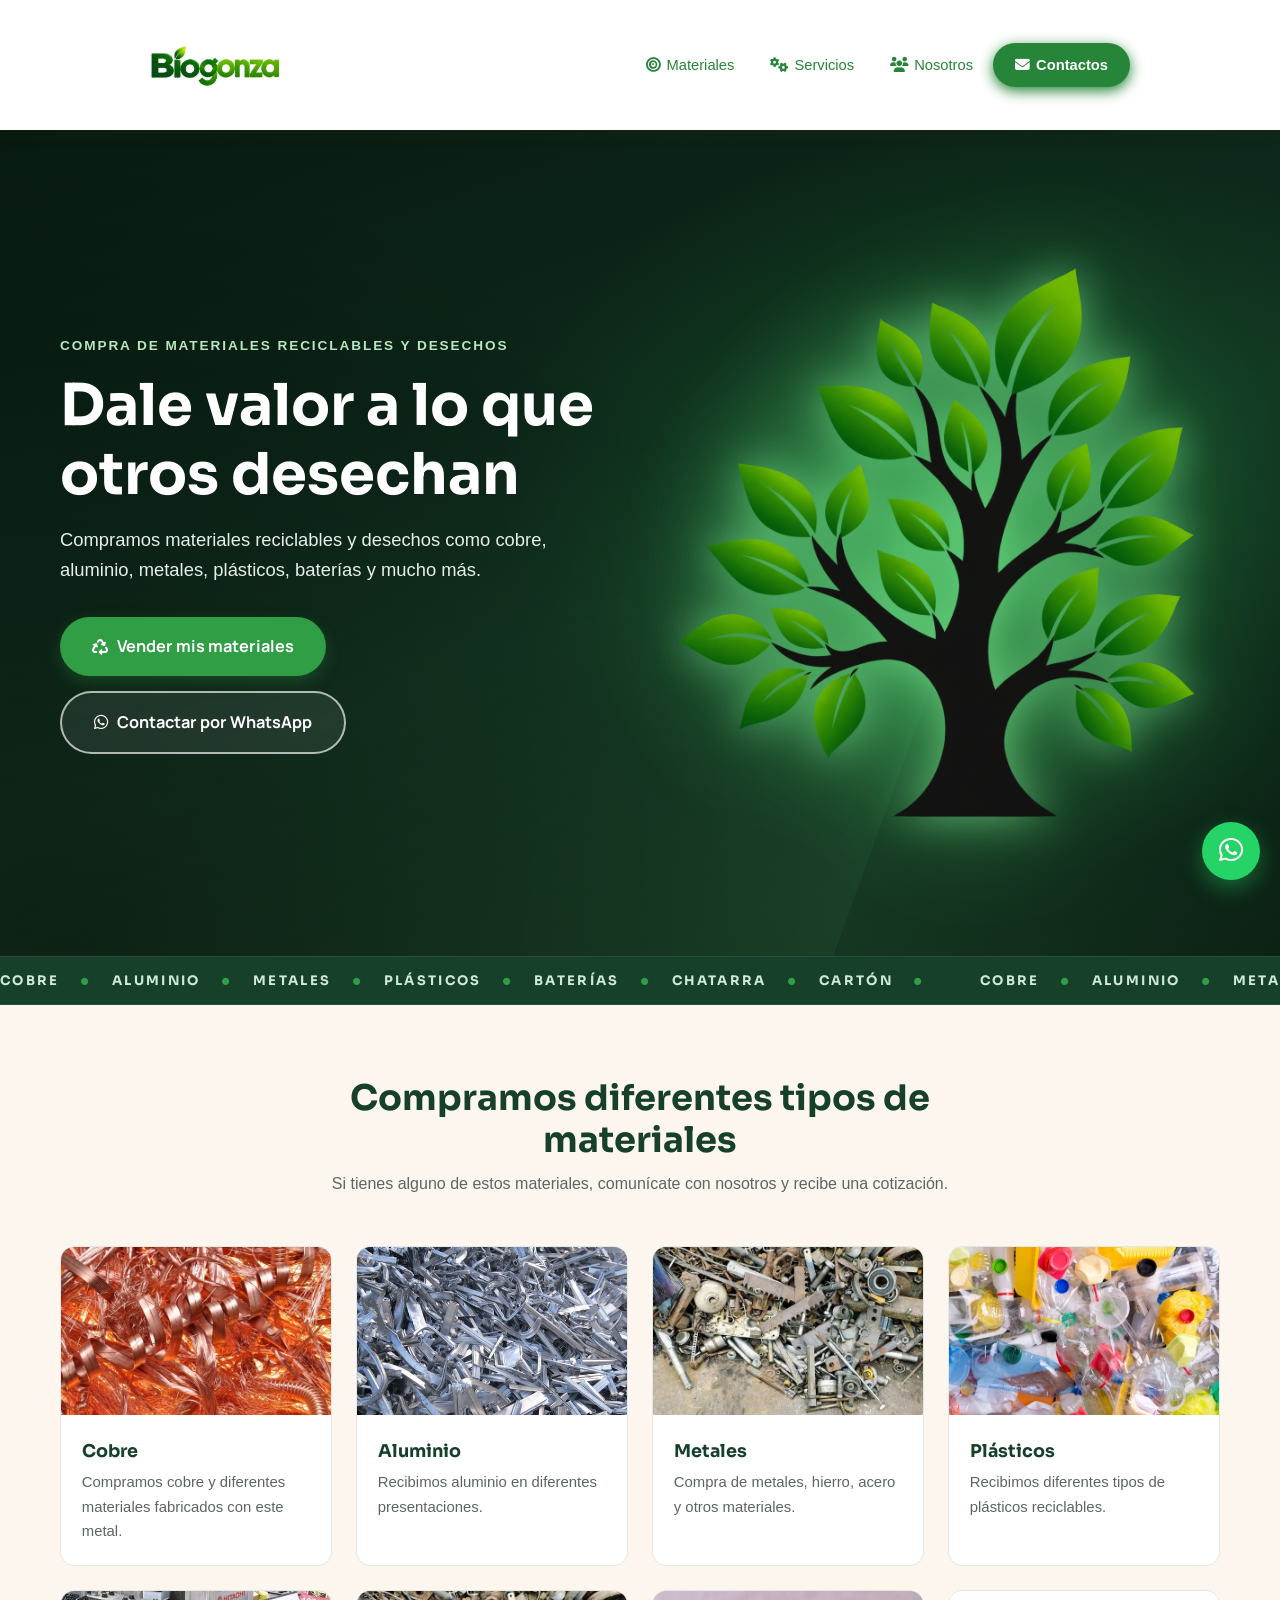
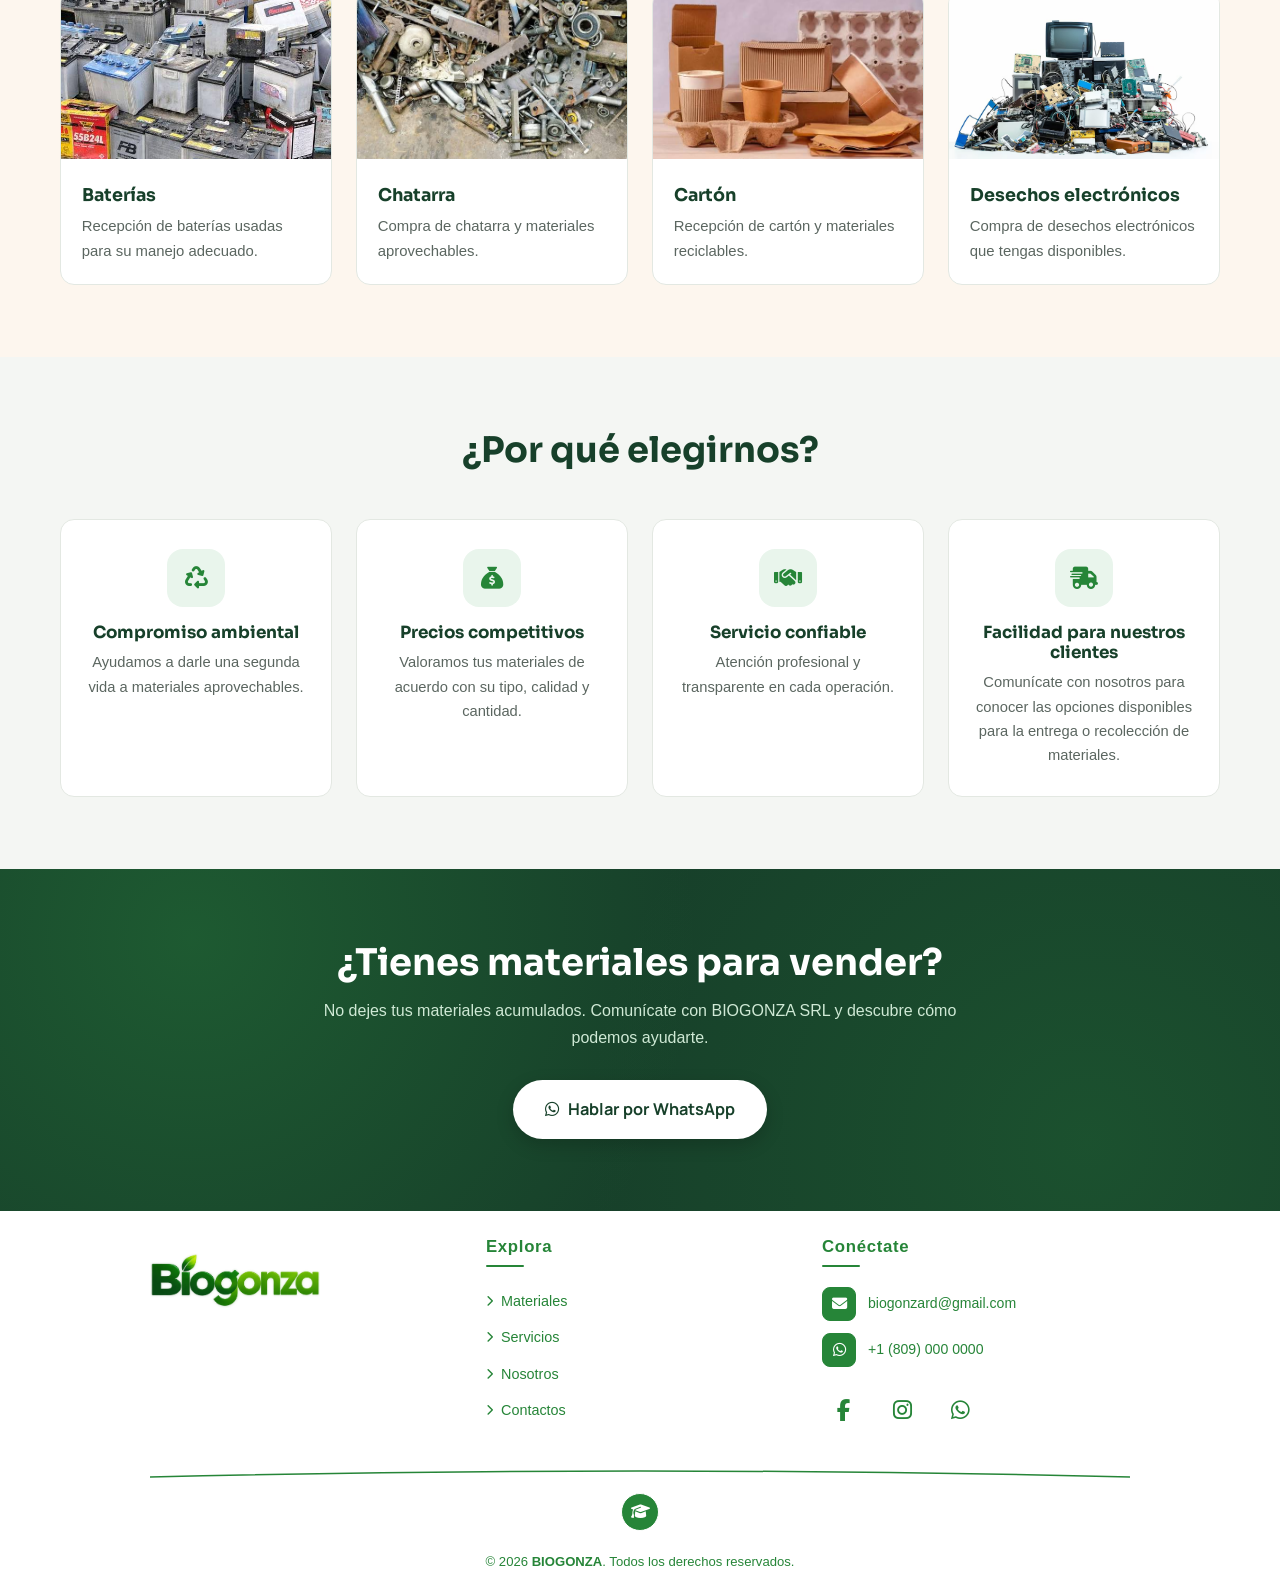
<file: index.html>
<!DOCTYPE html>
<html lang="es">
<head>
  <meta charset="UTF-8">
  <meta name="viewport" content="width=device-width, initial-scale=1.0">
  <title>BIOGONZA SRL </title>
  <meta name="description" content="BIOGONZA SRL se dedica a la compra de cobre, aluminio, metales, plásticos, baterías, chatarra y otros materiales reciclables.">
  <meta property="og:title" content="BIOGONZA SRL | Compra de Materiales Reciclables">
  <meta property="og:description" content="Compramos cobre, aluminio, metales, plásticos, baterías y chatarra. Dale valor a lo que otros desechan.">
  <meta property="og:type" content="website">
  <link rel="icon" type="image/png" href="img/logo.png">
  <link rel="preconnect" href="https://fonts.googleapis.com">
  <link rel="preconnect" href="https://fonts.gstatic.com" crossorigin>
  <link href="https://fonts.googleapis.com/css2?family=Sora:wght@600;700;800&family=Manrope:wght@400;500;600;700;800&display=swap" rel="stylesheet">
  <link rel="stylesheet" href="https://cdnjs.cloudflare.com/ajax/libs/font-awesome/6.5.2/css/all.min.css">
  <link rel="stylesheet" href="css/index.css">
  
  <link rel="stylesheet" href="css/banner-footer.css">
  <style>
    /* Estas 2 reglas pertenecen al header inteligente (ocultar al bajar, mostrar al subir).
       Si prefieres, muévelas dentro de css/banner-footer.css y borra este bloque. */
    .bf-site-header {
      transition: transform 0.35s cubic-bezier(0.4, 0, 0.2, 1),
                  box-shadow 0.3s ease;
    }
    .bf-site-header.bf-header--hidden {
      transform: translateY(-100%);
    }
  </style>
</head>
<body>

<!-- ========== HEADER ========== -->
<header class="bf-site-header" id="bf-header">
  <div class="bf-container bf-header-inner">

    <a class="bf-logo" href="index.html">
      <div class="bf-logo-ring">
        <img src="img/nombre1.png" alt="HIMANABI">
      </div>
    </a>

    <nav class="bf-navbar" id="bf-navbar">
      <ul>
        <li><a href="html/materiales.html"><i class="fas fa-bullseye"></i>Materiales</a></li>
        <li><a href="html/servicios.html"><i class="fas fa-cogs"></i> Servicios</a></li>
        <li><a href="html/nosotros.html"><i class="fas fa-users"></i> Nosotros</a></li>
        <li><a href="html/contacto.html" class="bf-nav-btn"><i class="fas fa-envelope"></i> Contactos</a></li>
      </ul>
    </nav>

    <!-- Botón hamburguesa -->
    <button class="bf-menu-toggle" id="bf-menu-toggle"
            aria-label="Abrir menú" aria-expanded="false" type="button">
      <span class="bf-burger">
        <span></span>
        <span></span>
        <span></span>
      </span>
    </button>
  </div>
</header>

<!-- ========== OVERLAY MÓVIL ========== -->
<div class="bf-mobile-overlay" id="bf-overlay" role="dialog" aria-modal="true" aria-label="Menú de navegación">
  <div class="bf-overlay-bg" id="bf-overlay-bg"></div>

  <button class="bf-overlay-close" id="bf-overlay-close" aria-label="Cerrar menú" type="button">
    <i class="fas fa-times" aria-hidden="true"></i>
  </button>

  <nav class="bf-overlay-nav">
    <a class="bf-logo" href="index.html">
    <div class="bf-overlay-logo">
      <img src="img/nombre1.png" alt="HIMANABI">
    </div></a>

    <ul class="bf-overlay-links">
      <li style="--i:1"><a href="index.html" class="bf-nav-link">
        <span class="bf-ol-text">Inicio</span>
        <i class="fas fa-arrow-right" aria-hidden="true"></i>
      </a></li>
      <li style="--i:2"><a href="html/materiales.html" class="bf-nav-link">
        <span class="bf-ol-text">Materiales</span>
        <i class="fas fa-arrow-right" aria-hidden="true"></i>
      </a></li>
      <li style="--i:3"><a href="html/servicios.html" class="bf-nav-link">
        <span class="bf-ol-text">Servicios</span>
        <i class="fas fa-arrow-right" aria-hidden="true"></i>
      </a></li>
      <li style="--i:4"><a href="html/nosotros.html" class="bf-nav-link">
        <span class="bf-ol-text">Nosotros</span>
        <i class="fas fa-arrow-right" aria-hidden="true"></i>
      </a></li>

      <li style="--i:5"><a href="html/contacto.html" class="bf-nav-link">
        <span class="bf-ol-text">Contactos</span>
        <i class="fas fa-arrow-right" aria-hidden="true"></i>
      </a></li>
    </ul>

    <div class="bf-overlay-social">
      <a href="#" aria-label="Facebook" target="_blank" rel="noopener">
        <i class="fab fa-facebook-f" aria-hidden="true"></i>
      </a>
      <a href="#" aria-label="Instagram" target="_blank" rel="noopener">
        <i class="fab fa-instagram" aria-hidden="true"></i>
      </a>
      <a href="#" aria-label="TikTok" target="_blank" rel="noopener">
        <i class="fab fa-whatsapp" aria-hidden="true"></i>
      </a>
    </div>

    <p class="bf-overlay-lema">"Frase para integrar "</p>
  </nav>
</div>

  <!-- ============ HERO ============ -->
  <section class="hero">
    <div class="hero__glow" aria-hidden="true"></div>
    <div class="container hero__grid">
      <div class="hero__content">
        <p class="hero__kicker reveal">Compra de materiales reciclables y desechos</p>
        <h1 class="hero__titulo reveal">Dale valor a lo que<br>otros desechan</h1>
        <p class="hero__texto reveal">
          Compramos materiales reciclables y desechos como cobre, aluminio, metales,
          plásticos, baterías y mucho más.
        </p>
        <div class="hero__acciones reveal">
          <a href="html/materiales.html" class="btn btn--verde btn--grande">
            <i class="fa-solid fa-recycle"></i> Vender mis materiales
          </a>
          <a href="https://wa.me/18090000000" class="btn btn--borde btn--grande wa-link" data-msg="Hola, BIOGONZA SRL. Quiero contactarlos por WhatsApp." target="_blank" rel="noopener">
            <i class="fa-brands fa-whatsapp"></i> Contactar por WhatsApp
          </a>
        </div>
      </div>
      <div class="hero__visual reveal" aria-hidden="true">
        <img src="img/Arbol.png" alt="" class="hero__arbol">
      </div>
    </div>
  </section>

  <!-- Cinta de materiales -->
  <div class="cinta" aria-hidden="true">
    <div class="cinta__pista">
      <span>Cobre <i class="fa-solid fa-circle"></i> Aluminio <i class="fa-solid fa-circle"></i> Metales <i class="fa-solid fa-circle"></i> Plásticos <i class="fa-solid fa-circle"></i> Baterías <i class="fa-solid fa-circle"></i> Chatarra <i class="fa-solid fa-circle"></i> Cartón <i class="fa-solid fa-circle"></i></span>
      <span>Cobre <i class="fa-solid fa-circle"></i> Aluminio <i class="fa-solid fa-circle"></i> Metales <i class="fa-solid fa-circle"></i> Plásticos <i class="fa-solid fa-circle"></i> Baterías <i class="fa-solid fa-circle"></i> Chatarra <i class="fa-solid fa-circle"></i> Cartón <i class="fa-solid fa-circle"></i></span>
      <span>Cobre <i class="fa-solid fa-circle"></i> Aluminio <i class="fa-solid fa-circle"></i> Metales <i class="fa-solid fa-circle"></i> Plásticos <i class="fa-solid fa-circle"></i> Baterías <i class="fa-solid fa-circle"></i> Chatarra <i class="fa-solid fa-circle"></i> Cartón <i class="fa-solid fa-circle"></i></span>
      <span>Cobre <i class="fa-solid fa-circle"></i> Aluminio <i class="fa-solid fa-circle"></i> Metales <i class="fa-solid fa-circle"></i> Plásticos <i class="fa-solid fa-circle"></i> Baterías <i class="fa-solid fa-circle"></i> Chatarra <i class="fa-solid fa-circle"></i> Cartón <i class="fa-solid fa-circle"></i></span>

    </div>
  </div>

  <!-- ============ MATERIALES ============ -->
  <section class="seccion" id="materiales">
    <div class="container">
      <div class="seccion__cabecera reveal">
       
        <h2>Compramos diferentes tipos de materiales</h2>
        <p>Si tienes alguno de estos materiales, comunícate con nosotros y recibe una cotización.</p>
      </div>

      <div class="grid-materiales">
        <article class="tarjeta reveal">
          <div class="tarjeta__img">
            <img src="img/cobre.jpeg" alt="Cobre reciclable listo para venta">
         
          </div>
          <div class="tarjeta__cuerpo">
            <h3>Cobre</h3>
            <p>Compramos cobre y diferentes materiales fabricados con este metal.</p>
          </div>
        </article>

        <article class="tarjeta reveal">
          <div class="tarjeta__img">
            <img src="img/aluminio.jpeg" alt="Aluminio reciclable en diferentes presentaciones">
            
          </div>
          <div class="tarjeta__cuerpo">
            <h3>Aluminio</h3>
            <p>Recibimos aluminio en diferentes presentaciones.</p>
          </div>
        </article>

        <article class="tarjeta reveal">
          <div class="tarjeta__img">
            <img src="img/chatarra.jpeg" alt="Metales ferrosos y no ferrosos para reciclaje">
            
          </div>
          <div class="tarjeta__cuerpo">
            <h3>Metales</h3>
            <p>Compra de metales, hierro, acero y otros materiales.</p>
          </div>
        </article>

        <article class="tarjeta reveal">
          <div class="tarjeta__img">
            <img src="img/platico.jpg" alt="Plásticos reciclables clasificados">
            
          </div>
          <div class="tarjeta__cuerpo">
            <h3>Plásticos</h3>
            <p>Recibimos diferentes tipos de plásticos reciclables.</p>
          </div>
        </article>

        <article class="tarjeta reveal">
          <div class="tarjeta__img">
            <img src="img/baterias.jpeg" alt="Baterías usadas para manejo adecuado">
            
          </div>
          <div class="tarjeta__cuerpo">
            <h3>Baterías</h3>
            <p>Recepción de baterías usadas para su manejo adecuado.</p>
          </div>
        </article>

        <article class="tarjeta reveal">
          <div class="tarjeta__img">
            <!-- Cambia esta imagen si tienes una propia para chatarra -->
            <img src="img/chatarra.jpeg" alt="Chatarra metálica aprovechable">
            
          </div>
          <div class="tarjeta__cuerpo">
            <h3>Chatarra</h3>
            <p>Compra de chatarra y materiales aprovechables.</p>
          </div>
        </article>

        <article class="tarjeta reveal">
          <div class="tarjeta__img">
            <!-- Cambia esta imagen si tienes una propia para cartón -->
            <img src="img/carton.jpeg" alt="Cartón y papel reciclable">
           
          </div>
          <div class="tarjeta__cuerpo">
            <h3>Cartón</h3>
            <p>Recepción de cartón y materiales reciclables.</p>
          </div>
        </article>

        <article class="tarjeta reveal">
          <div class="tarjeta__img">
            <img src="img/electronicos.avif" alt="Clasificación de Desechos electrónicos">
            
          </div>
          <div class="tarjeta__cuerpo">
            <h3>Desechos electrónicos</h3>
            <p>Compra de desechos electrónicos que tengas disponibles.</p>
          </div>
        </article>
      </div>
    </div>
  </section>

  <!-- ============ ¿POR QUÉ BIOGONZA? ============ -->
  <section class="seccion seccion--clara">
    <div class="container">
      <div class="seccion__cabecera reveal">
       
        <h2>¿Por qué elegirnos?</h2>
      </div>

      <div class="grid-ventajas">
        <div class="ventaja reveal">
          <span class="ventaja__icono"><i class="fa-solid fa-recycle"></i></span>
          <h3>Compromiso ambiental</h3>
          <p>Ayudamos a darle una segunda vida a materiales aprovechables.</p>
        </div>
        <div class="ventaja reveal">
          <span class="ventaja__icono"><i class="fa-solid fa-sack-dollar"></i></span>
          <h3>Precios competitivos</h3>
          <p>Valoramos tus materiales de acuerdo con su tipo, calidad y cantidad.</p>
        </div>
        <div class="ventaja reveal">
          <span class="ventaja__icono"><i class="fa-solid fa-handshake"></i></span>
          <h3>Servicio confiable</h3>
          <p>Atención profesional y transparente en cada operación.</p>
        </div>
        <div class="ventaja reveal">
          <span class="ventaja__icono"><i class="fa-solid fa-truck-fast"></i></span>
          <h3>Facilidad para nuestros clientes</h3>
          <p>Comunícate con nosotros para conocer las opciones disponibles para la entrega o recolección de materiales.</p>
        </div>
      </div>
    </div>
  </section>

  <!-- ============ CTA ============ -->
  <section class="cta">
    <div class="container cta__contenido reveal">
      <h2>¿Tienes materiales para vender?</h2>
      <p>No dejes tus materiales acumulados. Comunícate con BIOGONZA SRL y descubre cómo podemos ayudarte.</p>
      <a href="https://wa.me/18090000000" class="btn btn--blanco btn--grande wa-link" data-msg="Hola, BIOGONZA SRL. Tengo materiales para vender y me gustaría recibir información." target="_blank" rel="noopener">
        <i class="fa-brands fa-whatsapp"></i> Hablar por WhatsApp
      </a>
    </div>
  </section>

  <!-- ========== FOOTER ========== -->
  <footer class="bf-site-footer">
    <div class="bf-container">
      <div class="bf-footer-main">

        <!-- Col 1: Brand -->
        <div class="bf-footer-col bf-footer-about">
          <a class="bf-footer-brand" href="index.html" aria-label="Ir al inicio – BIOGONZA">
            <img src="img/nombre1.png" alt="Logo BIOGONZA">
          </a>
          <p class="bf-footer-desc"></p>
          <p class="bf-footer-lema"> </p>
        </div>

        <!-- Col 2: Links -->
        <div class="bf-footer-col bf-footer-links">
          <h4 class="bf-footer-heading">
            <span>Explora</span>
            <div class="bf-footer-heading-line"></div>
          </h4>
          <ul>
            <li><a href="html/materiales.html"><i class="fas fa-chevron-right" aria-hidden="true"></i> Materiales</a></li>
            <li><a href="html/servicios.html"><i class="fas fa-chevron-right" aria-hidden="true"></i> Servicios</a></li>
            <li><a href="html/nosotros.html"><i class="fas fa-chevron-right" aria-hidden="true"></i> Nosotros</a></li>
            <li><a href="html/contacto.html"><i class="fas fa-chevron-right" aria-hidden="true"></i> Contactos</a></li>
          </ul>
        </div>

        <!-- Col 3: Contacto + Redes -->
        <div class="bf-footer-col bf-footer-connect">
          <h4 class="bf-footer-heading">
            <span>Conéctate</span>
            <div class="bf-footer-heading-line"></div>
          </h4>
          <ul class="bf-footer-contact-list">
            <li>
              <a href="mailto:biogonzard@gmail.com">
                <span class="bf-contact-icon"><i class="fas fa-envelope" aria-hidden="true"></i></span>
                <span>biogonzard@gmail.com</span>
              </a>
            </li>
            <li>
              <a href="https://wa.me/18090000000" target="_blank" rel="noopener">
                <span class="bf-contact-icon"><i class="fab fa-whatsapp" aria-hidden="true"></i></span>
                <span>+1 (809) 000 0000</span>
              </a>
            </li>
          </ul>

          <!-- Redes: iconos blancos sin fondo -->
          <div class="bf-footer-social-row">
            <a href="#" class="bf-fs-icon bf-fs-fb"
               aria-label="Facebook" target="_blank" rel="noopener">
              <i class="fab fa-facebook-f" aria-hidden="true"></i>
            </a>
            <a href="#" class="bf-fs-icon bf-fs-ig"
               aria-label="Instagram" target="_blank" rel="noopener">
              <i class="fab fa-instagram" aria-hidden="true"></i>
            </a>
            <a href="#" class="bf-fs-icon bf-fs-tk" aria-label="TikTok" target="_blank" rel="noopener">
              <i class="fab fa-whatsapp" aria-hidden="true"></i>
            </a>
          </div>
        </div>

      </div><!-- /.bf-footer-main -->

      <div class="bf-footer-divider">
        <svg class="bf-footer-curve-line" viewBox="0 0 800 20" preserveAspectRatio="none"
             xmlns="http://www.w3.org/2000/svg" aria-hidden="true">
          <path d="M0,14 Q400,2 800,14"
                fill="none" stroke="#268538" stroke-width="1.5" stroke-linecap="round"/>
        </svg>
        <span class="bf-footer-divider-icon" aria-hidden="true">
          <i class="fas fa-graduation-cap"></i>
        </span>
      </div>

      <div class="bf-footer-copyright">
        <p>&copy; 2026 <strong>BIOGONZA</strong>. Todos los derechos reservados.</p>
      </div>
    </div>
  </footer>

  <!-- Script del banner y footer: menú hamburguesa, header inteligente y olas -->
  <script>
  (function () {
    'use strict';

    /* ─── Elementos ─────────────────────────────────── */
    var header      = document.getElementById('bf-header');
    var menuToggle  = document.getElementById('bf-menu-toggle');
    var overlay     = document.getElementById('bf-overlay');
    var overlayBg   = document.getElementById('bf-overlay-bg');
    var closeBtn    = document.getElementById('bf-overlay-close');
    var navLinks    = overlay.querySelectorAll('a');

    /* ─── 1. SCROLL: sombra + ocultar/mostrar header ─── */
    var lastScrollY  = window.pageYOffset;
    var ticking      = false;
    var headerHidden = false;

    function updateHeader() {
      var currentY = window.pageYOffset;

      if (currentY <= 10) {
        if (headerHidden) {
          headerHidden = false;
          header.classList.remove('bf-header--hidden');
        }
        header.classList.remove('scrolled');
        lastScrollY = currentY;
        ticking = false;
        return;
      }

      header.classList.toggle('scrolled', currentY > 40);

      var delta = currentY - lastScrollY;

      if (delta > 8 && !headerHidden) {
        headerHidden = true;
        header.classList.add('bf-header--hidden');
      } else if (delta < -8 && headerHidden) {
        headerHidden = false;
        header.classList.remove('bf-header--hidden');
      }

      lastScrollY = currentY;
      ticking = false;
    }

    window.addEventListener('scroll', function () {
      if (!ticking) {
        ticking = true;
        requestAnimationFrame(updateHeader);
      }
    }, { passive: true });

    window.addEventListener('touchstart', function () {
      lastScrollY = window.pageYOffset;
    }, { passive: true });

    /* ─── 2. MENÚ HAMBURGUESA ────────────────────────── */
    var isOpen = false;

    function openMenu() {
      if (isOpen) return;
      isOpen = true;
      overlay.classList.add('open');
      menuToggle.classList.add('is-open');
      menuToggle.setAttribute('aria-expanded', 'true');
      document.body.style.overflow = 'hidden';
      var firstLink = overlay.querySelector('a, button');
      if (firstLink) {
        setTimeout(function () { firstLink.focus(); }, 400);
      }
    }

    function closeMenu() {
      if (!isOpen) return;
      isOpen = false;
      overlay.classList.remove('open');
      menuToggle.classList.remove('is-open');
      menuToggle.setAttribute('aria-expanded', 'false');
      document.body.style.overflow = '';
      menuToggle.focus();
    }

    function handleToggle(e) {
      e.preventDefault();
      e.stopPropagation();
      isOpen ? closeMenu() : openMenu();
    }

    menuToggle.addEventListener('click',      handleToggle);
    menuToggle.addEventListener('touchstart', handleToggle, { passive: false });

    function handleClose(e) {
      e.preventDefault();
      e.stopPropagation();
      closeMenu();
    }

    closeBtn.addEventListener('click',      handleClose);
    closeBtn.addEventListener('touchstart', handleClose, { passive: false });

    function handleBgTap(e) {
      if (e.target === overlayBg || e.target === overlay) {
        e.preventDefault();
        closeMenu();
      }
    }

    overlay.addEventListener('click',      handleBgTap);
    overlay.addEventListener('touchstart', handleBgTap, { passive: false });

    navLinks.forEach(function (link) {
      link.addEventListener('click', closeMenu);
      link.addEventListener('touchend', closeMenu);
    });

    document.addEventListener('keydown', function (e) {
      if (e.key === 'Escape' && isOpen) closeMenu();
    });

    /* ─── 3. OLAS ANIMADAS DEL FOOTER (opcional) ─────── */
    var canvas = document.getElementById('bf-wave-canvas');
    if (!canvas) return;

    var ctx   = canvas.getContext('2d');
    var tick  = 0;
    var animId;

    var waves = [
      { amp: 22, period: 0.011, speed: 0.022, phase: 0.0, baseY: 0.50, color: 'rgba(245,230,211,0.65)' },
      { amp: 15, period: 0.018, speed: 0.014, phase: 2.3, baseY: 0.65, color: 'rgba(245,230,211,0.38)' },
      { amp: 28, period: 0.008, speed: 0.009, phase: 4.7, baseY: 0.38, color: 'rgba(245,230,211,0.20)' }
    ];

    function resizeCanvas() {
      var rect = canvas.parentElement.getBoundingClientRect();
      canvas.width  = Math.round(rect.width)  || window.innerWidth;
      canvas.height = Math.round(rect.height) || 90;
    }

    function drawWave(w) {
      var W = canvas.width;
      var H = canvas.height;
      var base = H * w.baseY;

      ctx.beginPath();
      ctx.moveTo(0, H);

      for (var x = 0; x <= W; x += 2) {
        var y = base
          + Math.sin(x * w.period + tick * w.speed + w.phase) * w.amp
          + Math.sin(x * w.period * 1.65 + tick * w.speed * 0.55 + w.phase + 1.2) * (w.amp * 0.4);
        ctx.lineTo(x, y);
      }

      ctx.lineTo(W, H);
      ctx.closePath();
      ctx.fillStyle = w.color;
      ctx.fill();
    }

    function animate() {
      ctx.clearRect(0, 0, canvas.width, canvas.height);
      waves.forEach(drawWave);
      tick++;
      animId = requestAnimationFrame(animate);
    }

    resizeCanvas();
    animate();

    var resizeTimer;
    window.addEventListener('resize', function () {
      clearTimeout(resizeTimer);
      resizeTimer = setTimeout(function () {
        cancelAnimationFrame(animId);
        resizeCanvas();
        tick = 0;
        animate();
      }, 150);
    }, { passive: true });

  })();
  </script>

  <!-- Botón flotante de WhatsApp -->
  <a href="https://wa.me/18090000000" class="wa-flotante wa-link" data-msg="Hola, BIOGONZA SRL. Me gustaría recibir información." target="_blank" rel="noopener" aria-label="Chatear por WhatsApp">
    <i class="fa-brands fa-whatsapp"></i>
  </a>

  <script src="js/main.js"></script>
</body>
</html>
</file>
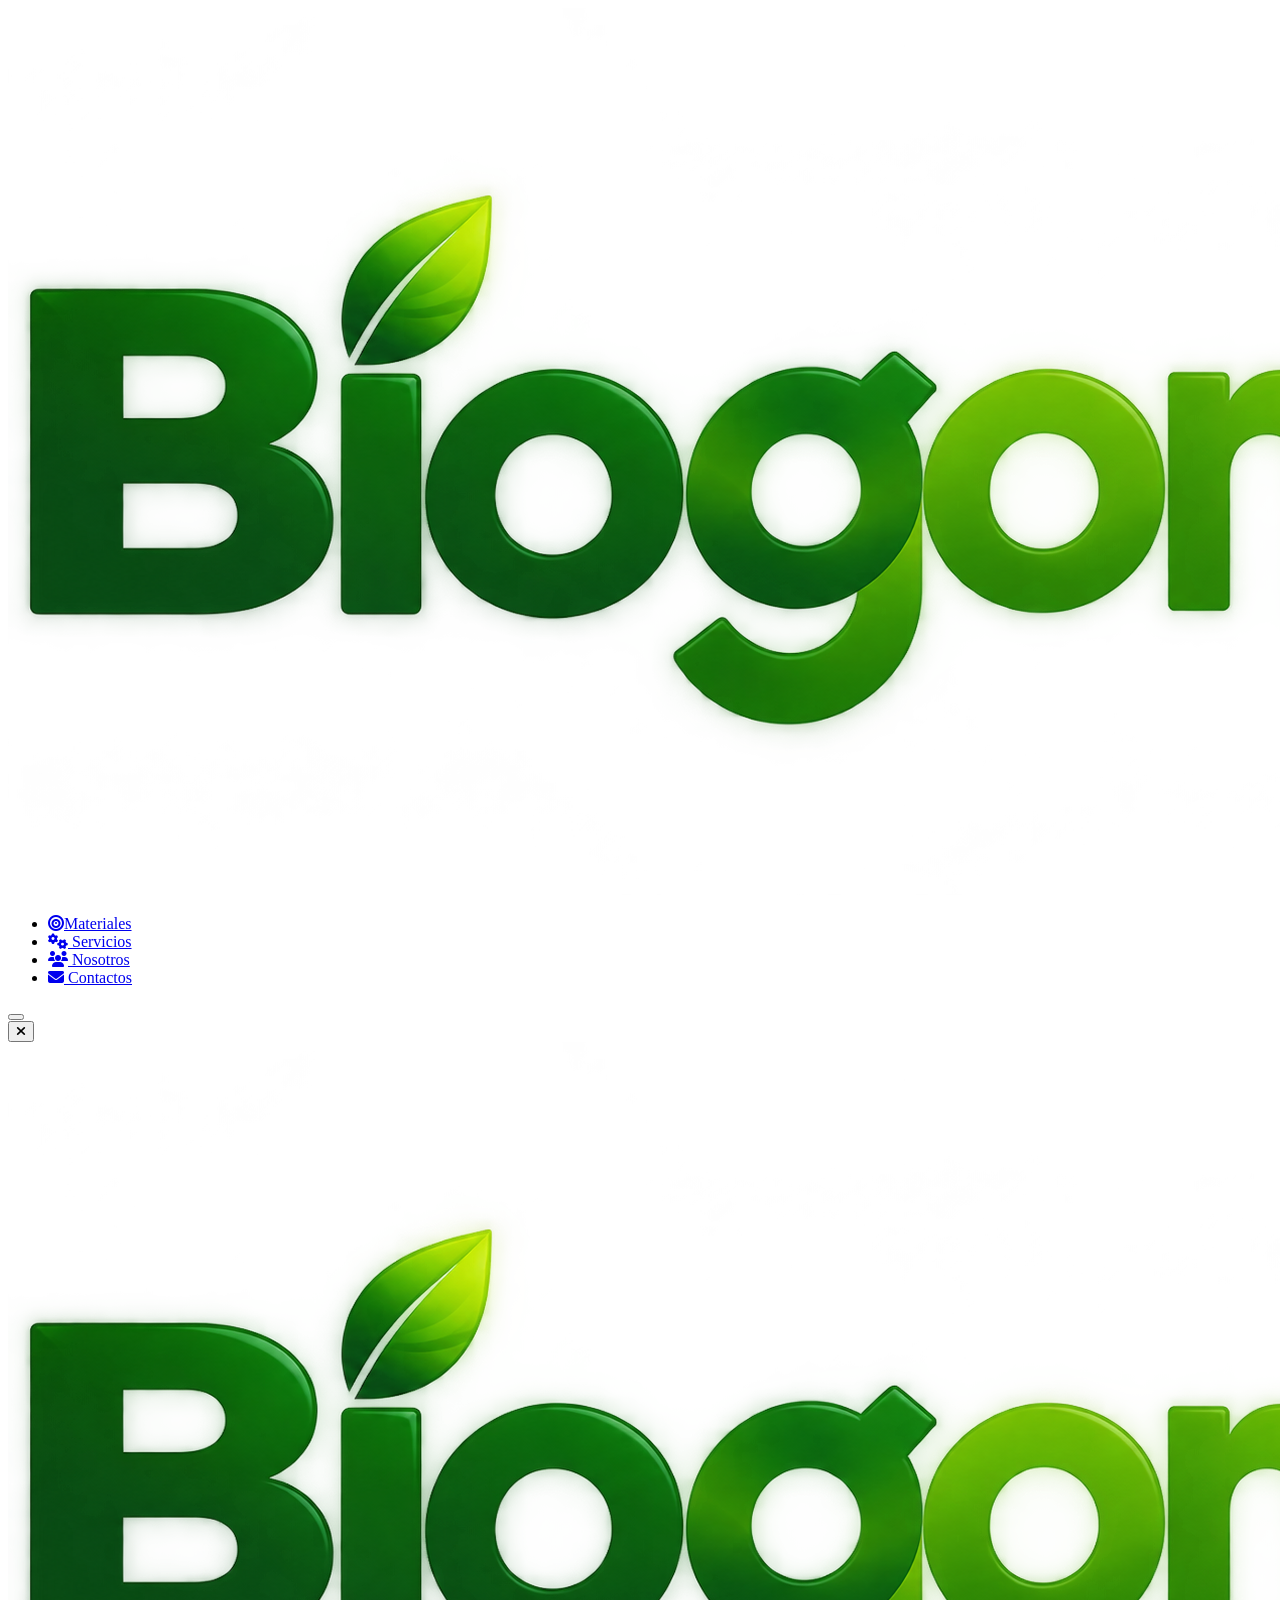
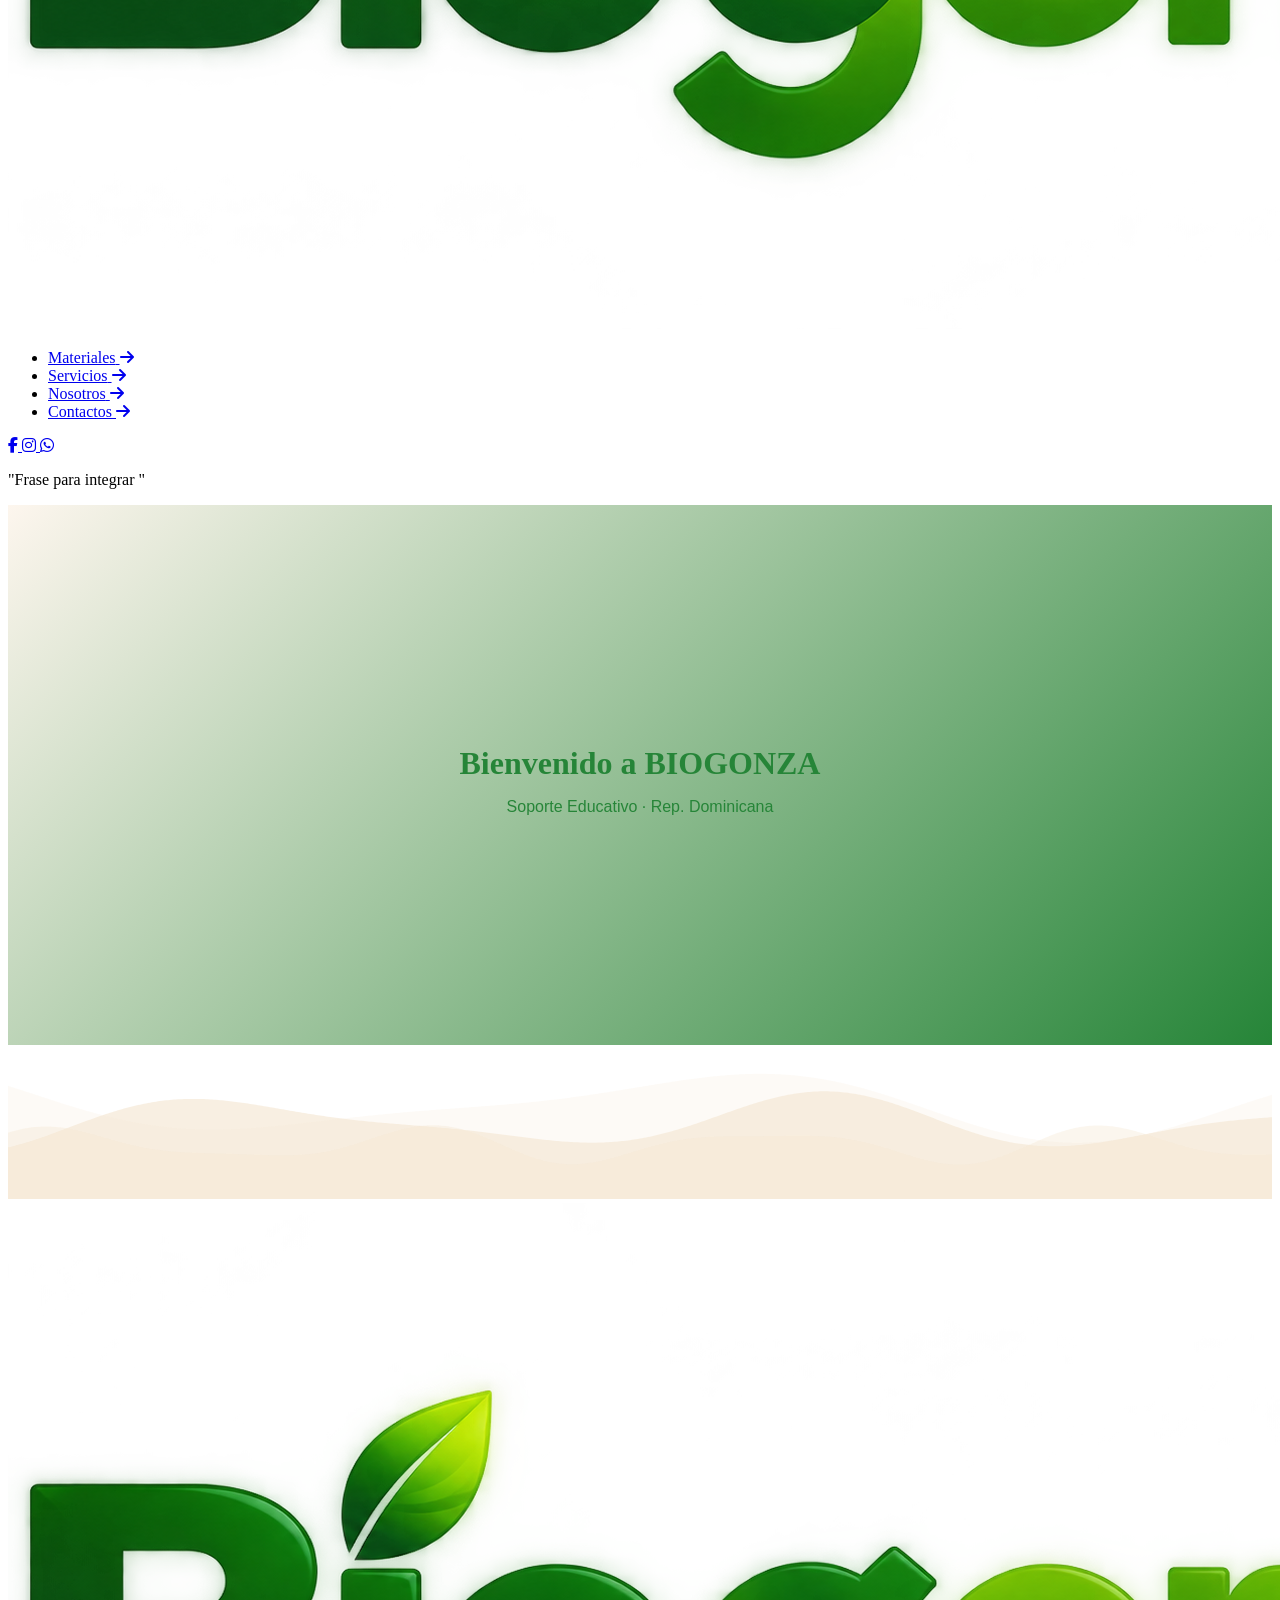
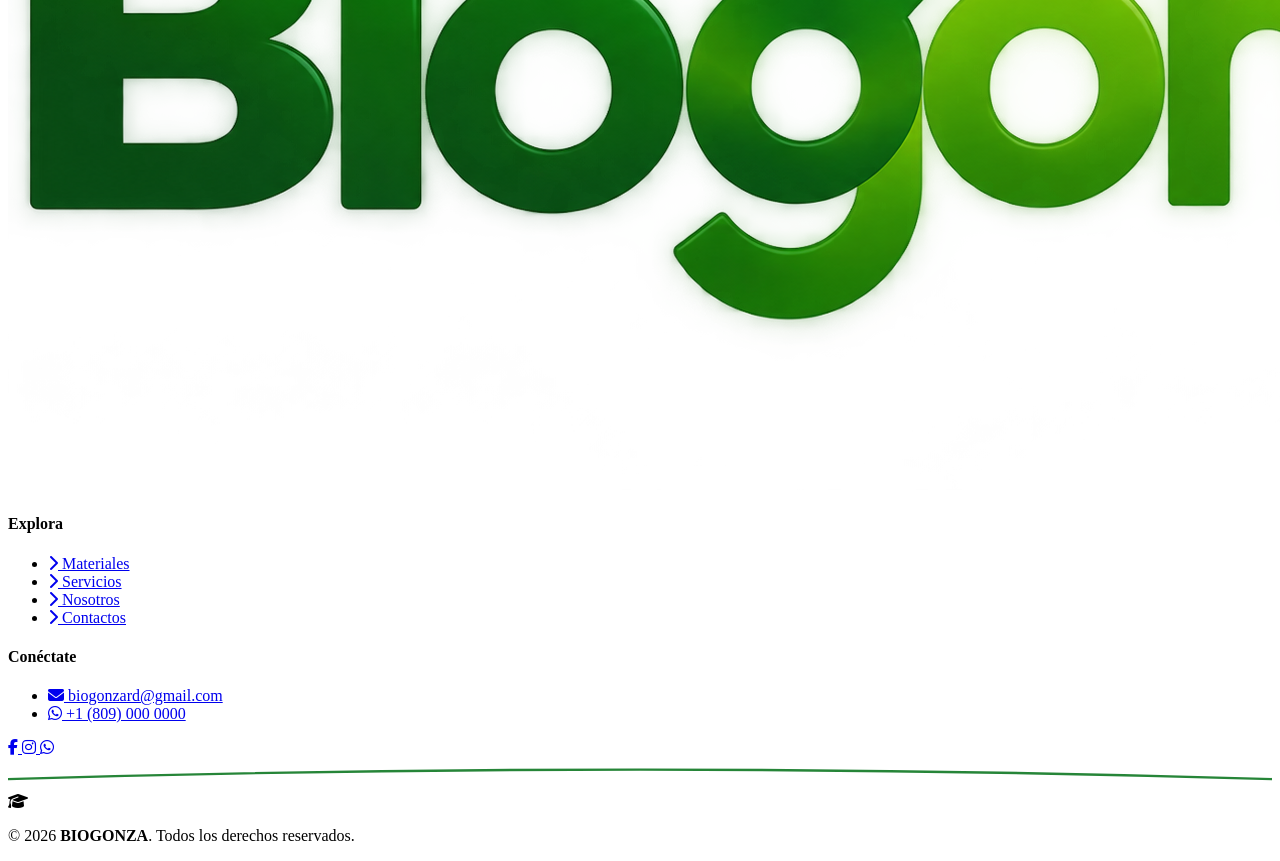
<file: html/banner-footer.html>
<!DOCTYPE html>
<html lang="es">
<head>
  <meta charset="UTF-8">
   <link rel="icon" type="image/png" href="../img/logo.png">
  <meta name="viewport" content="width=device-width, initial-scale=1.0">
  <title>BIOGONZA . SRL</title>
  <style>
    /* ── Smart header: ocultar al bajar, mostrar al subir ── */
    .bf-site-header {
      transition: transform 0.35s cubic-bezier(0.4, 0, 0.2, 1),
                  box-shadow 0.3s ease;
    }
    .bf-site-header.bf-header--hidden {
      transform: translateY(-100%);
    }
  </style>
  <link rel="stylesheet" href="https://cdnjs.cloudflare.com/ajax/libs/font-awesome/6.4.0/css/all.min.css">

</head>
<body>

<!-- ========== HEADER ========== -->
<header class="bf-site-header" id="bf-header">
  <div class="bf-container bf-header-inner">

    <a class="bf-logo" href="../index.html">
      <div class="bf-logo-ring">
        <img src="../img/nombre1.png" alt="HIMANABI">
      </div>
    </a>

    <nav class="bf-navbar" id="bf-navbar">
      <ul>
        
        <li><a href="../html/materiales.html"><i class="fas fa-bullseye"></i>Materiales</a></li>
        <li><a href="../html/servicios.html"><i class="fas fa-cogs"></i> Servicios</a></li>
        <li><a href="../html/nosotros.html"><i class="fas fa-users"></i> Nosotros</a></li>
        <li><a href="../html/contacto.html" class="bf-nav-btn"><i class="fas fa-envelope"></i> Contactos</a></li>
      </ul>
    </nav>

    <!-- Botón hamburguesa -->
    <button class="bf-menu-toggle" id="bf-menu-toggle"
            aria-label="Abrir menú" aria-expanded="false" type="button">
      <span class="bf-burger">
        <span></span>
        <span></span>
        <span></span>
      </span>
    </button>
  </div>
</header>

<!-- ========== OVERLAY MÓVIL ========== -->
<div class="bf-mobile-overlay" id="bf-overlay" role="dialog" aria-modal="true" aria-label="Menú de navegación">
  <div class="bf-overlay-bg" id="bf-overlay-bg"></div>

  <button class="bf-overlay-close" id="bf-overlay-close" aria-label="Cerrar menú" type="button">
    <i class="fas fa-times" aria-hidden="true"></i>
  </button>

  

  <nav class="bf-overlay-nav">
    <div class="bf-overlay-logo">
      <img src="../img/nombre1.png" alt="HIMANABI">
      
    </div>

    <ul class="bf-overlay-links">
     
      <li style="--i:2"><a href="../html/materiales.html" class="bf-nav-link">
       
        <span class="bf-ol-text">Materiales</span>
        <i class="fas fa-arrow-right" aria-hidden="true"></i>
      </a></li>
      <li style="--i:3"><a href="../html/servicios.html" class="bf-nav-link">
       
        <span class="bf-ol-text">Servicios</span>
        <i class="fas fa-arrow-right" aria-hidden="true"></i>
      </a></li> 
      <li style="--i:1"><a href="../html/nosotros.html" class="bf-nav-link">
        
        <span class="bf-ol-text">Nosotros</span>
        <i class="fas fa-arrow-right" aria-hidden="true"></i>
      </a></li>

      <li style="--i:4"><a href="../html/contacto.html" class="bf-nav-link">
        
        <span class="bf-ol-text">Contactos</span>
        <i class="fas fa-arrow-right" aria-hidden="true"></i>
      </a></li>
    </ul>

    <div class="bf-overlay-social">
      <a href="#" aria-label="Facebook" target="_blank" rel="noopener">
        <i class="fab fa-facebook-f" aria-hidden="true"></i>
      </a>
      <a href="#" aria-label="Instagram" target="_blank" rel="noopener">
        <i class="fab fa-instagram" aria-hidden="true"></i>
      </a>
      <a href="#" aria-label="TikTok" target="_blank" rel="noopener">
        <i class="fab fa-whatsapp" aria-hidden="true"></i>
      </a>
    </div>

    <p class="bf-overlay-lema">"Frase para integrar "</p>
  </nav>
</div>


<!-- ========== CONTENIDO DEMO ========== -->
<main style="min-height:60vh;display:flex;align-items:center;justify-content:center;
             background:linear-gradient(135deg,#fdf6ee 0%,#268538 100%);">
  <div style="text-align:center;padding:40px 20px;">
    <h2 style="font-family:'Playfair Display',serif;color:#268538;font-size:2rem;margin-bottom:10px;">
      Bienvenido a BIOGONZA
    </h2>
    <p style="color:#268538;font-family:'DM Sans',sans-serif;">Soporte Educativo · Rep. Dominicana</p>
  </div>
</main>


<!-- ========== FOOTER ========== -->
<footer class="bf-site-footer">

  <!-- Canvas olas animadas -->
  <div class="bf-footer-wave">
    <canvas id="bf-wave-canvas" aria-hidden="true"></canvas>
  </div>

  <div class="bf-container">
    <div class="bf-footer-main">

      <!-- Col 1: Brand -->
      <div class="bf-footer-col bf-footer-about">
        <a class="bf-footer-brand" href="../index.html" aria-label="Ir al inicio – BIOGONZA">
          <img src="../img/nombre1.png" alt="Logo BIOGONZA">
          
        </a>
        <p class="bf-footer-desc"></p>
        <p class="bf-footer-lema">  </p>

      </div>
 
      
      <!-- Col 2: Links -->
      <div class="bf-footer-col bf-footer-links">
        <h4 class="bf-footer-heading">
          <span>Explora</span>
          <div class="bf-footer-heading-line"></div>
        </h4>
        <ul>
          
          <li><a href="../html/materiales.html"><i class="fas fa-chevron-right" aria-hidden="true"></i> Materiales</a></li>
          <li><a href="../html/servicios.html"><i class="fas fa-chevron-right" aria-hidden="true"></i> Servicios</a></li>
          <li><a href="../html/nosotros.html"><i class="fas fa-chevron-right" aria-hidden="true"></i> Nosotros</a></li>
          <li><a href="../html/contacto.html"><i class="fas fa-chevron-right" aria-hidden="true"></i> Contactos</a></li>
        </ul>
      </div>

      <!-- Col 3: Contacto + Redes -->
      <div class="bf-footer-col bf-footer-connect">
        <h4 class="bf-footer-heading">
          <span>Conéctate</span>
          <div class="bf-footer-heading-line"></div>
        </h4>
        <ul class="bf-footer-contact-list">
          <li>
            <a href="mailto:biogonzard@gmail.com">
              <span class="bf-contact-icon"><i class="fas fa-envelope" aria-hidden="true"></i></span>
              <span>biogonzard@gmail.com</span>
            </a>
          </li>
          <li>
            <a href="https://api.whatsapp.com/send?phone=1" target="_blank" rel="noopener">
              <span class="bf-contact-icon"><i class="fab fa-whatsapp" aria-hidden="true"></i></span>
              <span>+1 (809) 000 0000 </span>
            </a>
          </li>
          
        </ul>

        <!-- Redes: iconos blancos sin fondo -->
        <div class="bf-footer-social-row">
          <a href="#" class="bf-fs-icon bf-fs-fb"
             aria-label="Facebook" target="_blank" rel="noopener">
            <i class="fab fa-facebook-f" aria-hidden="true"></i>
          </a>
          <a href="#" class="bf-fs-icon bf-fs-ig"
             aria-label="Instagram" target="_blank" rel="noopener">
            <i class="fab fa-instagram" aria-hidden="true"></i>
          </a>
          <a href="#" class="bf-fs-icon bf-fs-tk" aria-label="TikTok" target="_blank" rel="noopener">
            <i class="fab fa-whatsapp" aria-hidden="true"></i>
          </a>
        </div>
      </div>

    </div><!-- /.bf-footer-main -->

    <div class="bf-footer-divider">
      <svg class="bf-footer-curve-line" viewBox="0 0 800 20" preserveAspectRatio="none"
           xmlns="http://www.w3.org/2000/svg" aria-hidden="true">
        <path d="M0,14 Q400,2 800,14"
              fill="none" stroke="#268538" stroke-width="1.5" stroke-linecap="round"/>
      </svg>
      <span class="bf-footer-divider-icon" aria-hidden="true">
        <i class="fas fa-graduation-cap"></i>
      </span>
    </div>

    <div class="bf-footer-copyright">
      <p>&copy; 2026 <strong>BIOGONZA</strong>. Todos los derechos reservados.</p>
     
    </div>
  </div>
</footer>


<!-- ====================================================
     SCRIPTS — Touch + Click + Waves
     ==================================================== -->
<script>
(function () {
  'use strict';

  /* ─── Elementos ─────────────────────────────────── */
  var header      = document.getElementById('bf-header');
  var menuToggle  = document.getElementById('bf-menu-toggle');
  var overlay     = document.getElementById('bf-overlay');
  var overlayBg   = document.getElementById('bf-overlay-bg');
  var closeBtn    = document.getElementById('bf-overlay-close');
  var navLinks    = document.querySelectorAll('.bf-nav-link');

  /* ─── 1. SCROLL: sombra + ocultar/mostrar header ─── */
  var lastScrollY  = window.pageYOffset;
  var ticking      = false;
  var headerHidden = false;

  function updateHeader() {
    var currentY = window.pageYOffset;

    /* Siempre visible cerca del top */
    if (currentY <= 10) {
      if (headerHidden) {
        headerHidden = false;
        header.classList.remove('bf-header--hidden');
      }
      header.classList.remove('scrolled');
      lastScrollY = currentY;
      ticking = false;
      return;
    }

    /* Sombra */
    header.classList.toggle('scrolled', currentY > 40);

    var delta = currentY - lastScrollY;

    if (delta > 8 && !headerHidden) {
      /* Bajando → ocultar */
      headerHidden = true;
      header.classList.add('bf-header--hidden');
    } else if (delta < -8 && headerHidden) {
      /* Subiendo → mostrar */
      headerHidden = false;
      header.classList.remove('bf-header--hidden');
    }

    lastScrollY = currentY;
    ticking = false;
  }

  window.addEventListener('scroll', function () {
    if (!ticking) {
      ticking = true;
      requestAnimationFrame(updateHeader);
    }
  }, { passive: true });

  /* Resetear referencia al inicio de cada gesto táctil (fix iOS) */
  window.addEventListener('touchstart', function () {
    lastScrollY = window.pageYOffset;
  }, { passive: true });


  /* ─── 2. MENÚ HAMBURGUESA ────────────────────────── */
  var isOpen = false;

  function openMenu() {
    if (isOpen) return;
    isOpen = true;
    overlay.classList.add('open');
    menuToggle.classList.add('is-open');
    menuToggle.setAttribute('aria-expanded', 'true');
    document.body.style.overflow = 'hidden';
    /* Foco accesible: primer enlace del overlay */
    var firstLink = overlay.querySelector('a, button');
    if (firstLink) {
      setTimeout(function () { firstLink.focus(); }, 400);
    }
  }

  function closeMenu() {
    if (!isOpen) return;
    isOpen = false;
    overlay.classList.remove('open');
    menuToggle.classList.remove('is-open');
    menuToggle.setAttribute('aria-expanded', 'false');
    document.body.style.overflow = '';
    menuToggle.focus();
  }

  /* Clic / Touch en el botón hamburguesa */
  function handleToggle(e) {
    e.preventDefault();
    e.stopPropagation();
    isOpen ? closeMenu() : openMenu();
  }

  menuToggle.addEventListener('click',      handleToggle);
  menuToggle.addEventListener('touchstart', handleToggle, { passive: false });

  /* Cerrar con la X */
  function handleClose(e) {
    e.preventDefault();
    e.stopPropagation();
    closeMenu();
  }

  closeBtn.addEventListener('click',      handleClose);
  closeBtn.addEventListener('touchstart', handleClose, { passive: false });

  /* Cerrar al tocar el fondo oscuro */
  function handleBgTap(e) {
    if (e.target === overlayBg || e.target === overlay) {
      e.preventDefault();
      closeMenu();
    }
  }

  overlay.addEventListener('click',      handleBgTap);
  overlay.addEventListener('touchstart', handleBgTap, { passive: false });

  /* Cerrar al hacer clic en un enlace del overlay */
  navLinks.forEach(function (link) {
    link.addEventListener('click', closeMenu);
    link.addEventListener('touchend', closeMenu);
  });

  /* Cerrar con Escape */
  document.addEventListener('keydown', function (e) {
    if (e.key === 'Escape' && isOpen) closeMenu();
  });


  /* ─── 3. OLAS ANIMADAS DEL FOOTER ───────────────── */
  var canvas = document.getElementById('bf-wave-canvas');
  if (!canvas) return;

  var ctx   = canvas.getContext('2d');
  var tick  = 0;
  var animId;

  /* Tres capas de ola */
  var waves = [
    { amp: 22, period: 0.011, speed: 0.022, phase: 0.0, baseY: 0.50, color: 'rgba(245,230,211,0.65)' },
    { amp: 15, period: 0.018, speed: 0.014, phase: 2.3, baseY: 0.65, color: 'rgba(245,230,211,0.38)' },
    { amp: 28, period: 0.008, speed: 0.009, phase: 4.7, baseY: 0.38, color: 'rgba(245,230,211,0.20)' }
  ];

  function resizeCanvas() {
    var rect = canvas.parentElement.getBoundingClientRect();
    canvas.width  = Math.round(rect.width)  || window.innerWidth;
    canvas.height = Math.round(rect.height) || 90;
  }

  function drawWave(w) {
    var W = canvas.width;
    var H = canvas.height;
    var base = H * w.baseY;

    ctx.beginPath();
    ctx.moveTo(0, H);

    for (var x = 0; x <= W; x += 2) {
      var y = base
        + Math.sin(x * w.period + tick * w.speed + w.phase) * w.amp
        + Math.sin(x * w.period * 1.65 + tick * w.speed * 0.55 + w.phase + 1.2) * (w.amp * 0.4);
      ctx.lineTo(x, y);
    }

    ctx.lineTo(W, H);
    ctx.closePath();
    ctx.fillStyle = w.color;
    ctx.fill();
  }

  function animate() {
    ctx.clearRect(0, 0, canvas.width, canvas.height);
    waves.forEach(drawWave);
    tick++;
    animId = requestAnimationFrame(animate);
  }

  resizeCanvas();
  animate();

  var resizeTimer;
  window.addEventListener('resize', function () {
    clearTimeout(resizeTimer);
    resizeTimer = setTimeout(function () {
      cancelAnimationFrame(animId);
      resizeCanvas();
      tick = 0;
      animate();
    }, 150);
  }, { passive: true });

})();
</script>

</body>
</html>
</file>
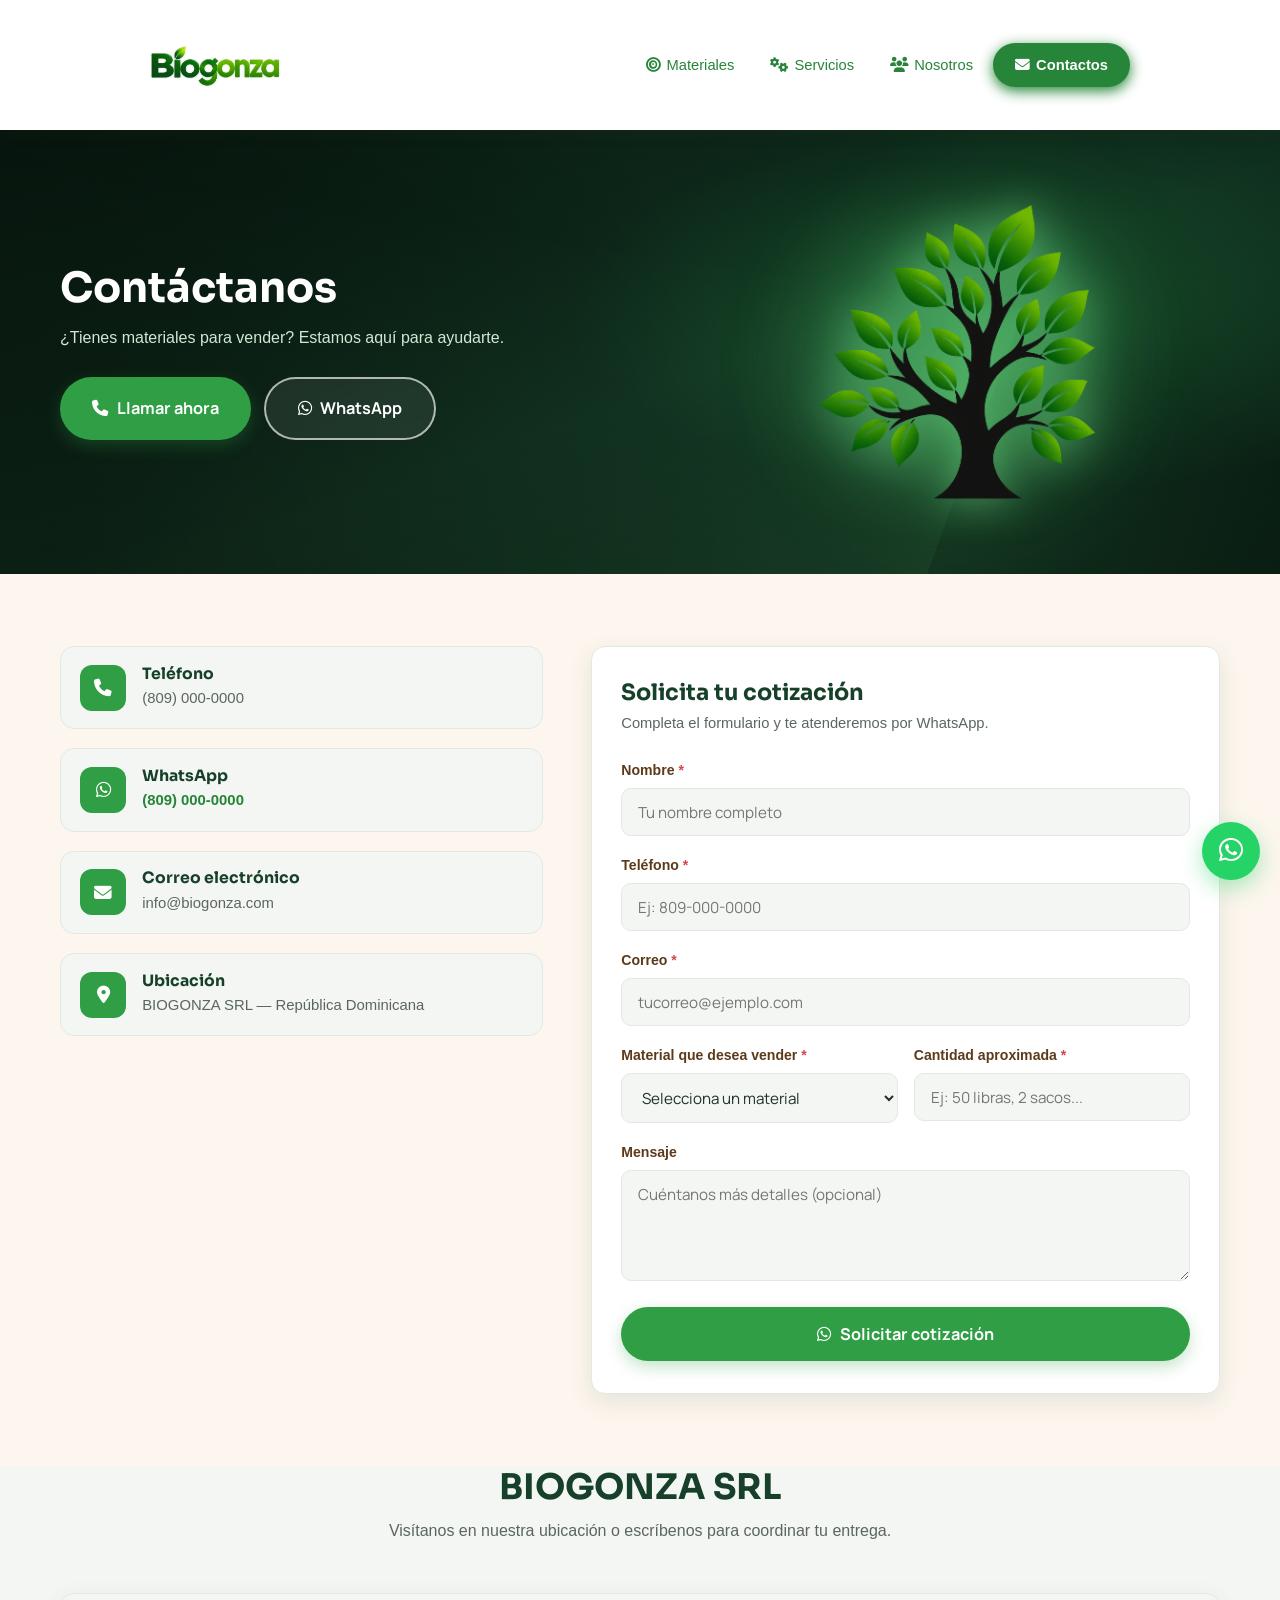
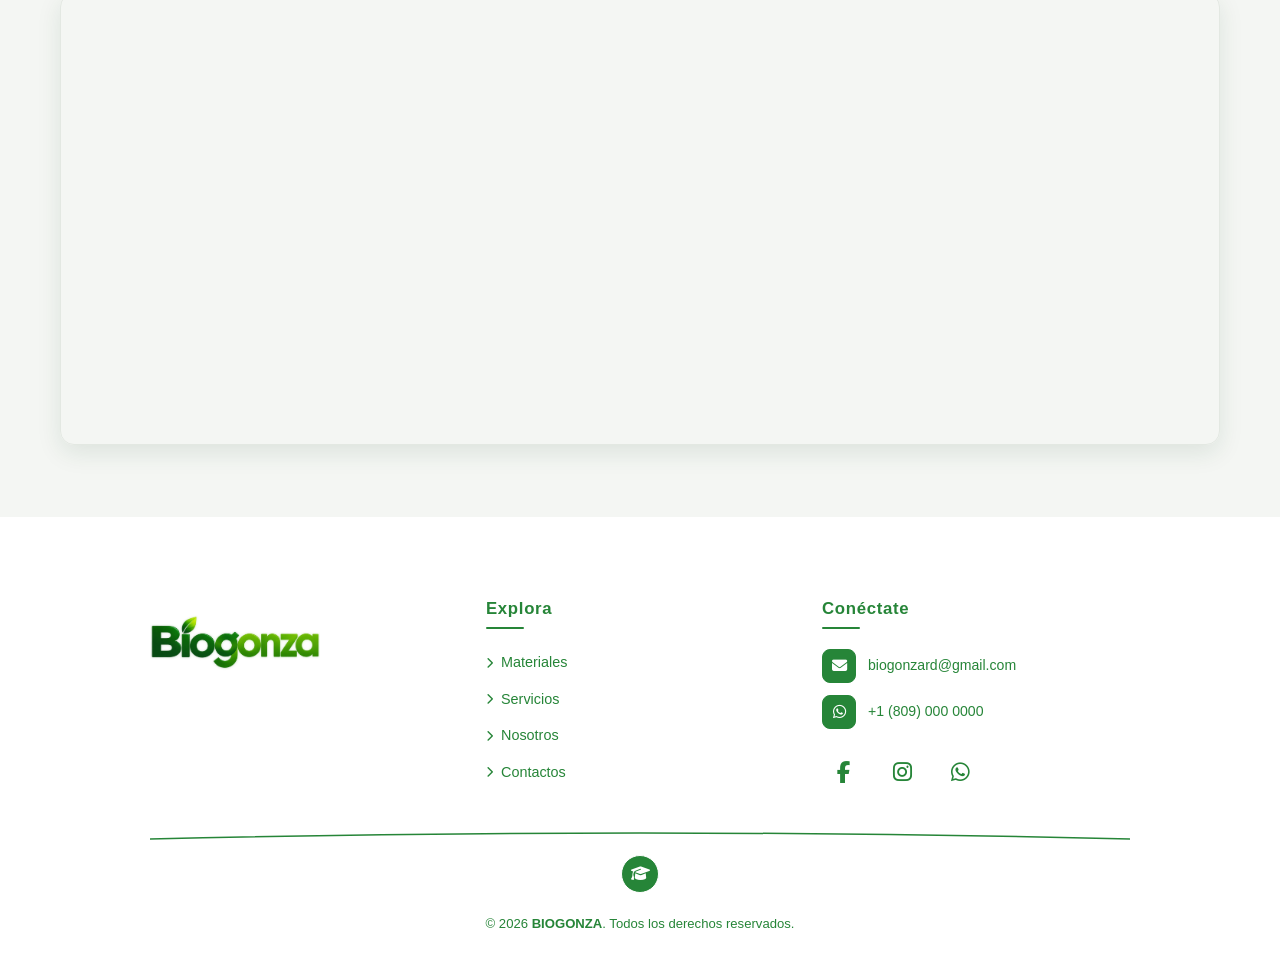
<file: html/contacto.html>
<!DOCTYPE html>
<html lang="es">
<head>
  <meta charset="UTF-8">
  <meta name="viewport" content="width=device-width, initial-scale=1.0">
  <title>Contáctanos | BIOGONZA SRL</title>
  <meta name="description" content="Contacta a BIOGONZA SRL por teléfono, WhatsApp o correo. Solicita una cotización por tus materiales reciclables.">
  <meta property="og:title" content="Contáctanos | BIOGONZA SRL">
  <meta property="og:description" content="¿Tienes materiales para vender? Estamos aquí para ayudarte.">
  <meta property="og:type" content="website">
   <link rel="icon" type="image/png" href="../img/logo.png">
  <link rel="preconnect" href="https://fonts.googleapis.com">
  <link rel="preconnect" href="https://fonts.gstatic.com" crossorigin>
  <link href="https://fonts.googleapis.com/css2?family=Sora:wght@600;700;800&family=Manrope:wght@400;500;600;700;800&display=swap" rel="stylesheet">
  <link rel="stylesheet" href="https://cdnjs.cloudflare.com/ajax/libs/font-awesome/6.5.2/css/all.min.css">
  <link rel="stylesheet" href="../css/contacto.css">
    <link rel="stylesheet" href="../css/banner-footer.css">

</head>
<body>

   <!-- Contenedor para el banner -->
 <div id="banner-container"></div>



  <section class="page-hero">
    <div class="page-hero__glow" aria-hidden="true"></div>
    <div class="container page-hero__grid">
      <div class="page-hero__content">
        
        <h1>Contáctanos</h1>
        <p>¿Tienes materiales para vender? Estamos aquí para ayudarte.</p>
        <div class="page-hero__acciones">
          <a href="tel:+18090000000" class="btn btn--verde btn--grande"><i class="fa-solid fa-phone"></i> Llamar ahora</a>
          <a href="https://wa.me/18090000000" class="btn btn--borde btn--grande wa-link" data-msg="Hola, BIOGONZA SRL. Quiero más información." target="_blank" rel="noopener"><i class="fa-brands fa-whatsapp"></i> WhatsApp</a>
        </div>
      </div>
      <div class="page-hero__visual" aria-hidden="true">
        <img src="../img/Arbol.png" alt="" class="page-hero__img page-hero__img--libre">
      </div>
    </div>
  </section>

  <section class="seccion">
    <div class="container contacto-grid">

      <!-- Datos de contacto -->
      <div class="contacto-datos">
        <div class="dato reveal">
          <span class="dato__icono"><i class="fa-solid fa-phone"></i></span>
          <div>
            <h3>Teléfono</h3>
            <!-- Edita este dato con el teléfono real -->
            <p>(809) 000-0000</p>
          </div>
        </div>
        <div class="dato reveal">
          <span class="dato__icono"><i class="fa-brands fa-whatsapp"></i></span>
          <div>
            <h3>WhatsApp</h3>
            <!-- Edita este dato con el WhatsApp real -->
            <p><a href="https://wa.me/18090000000" class="wa-link enlace-verde" data-msg="Hola, BIOGONZA SRL." target="_blank" rel="noopener">(809) 000-0000</a></p>
          </div>
        </div>
        <div class="dato reveal">
          <span class="dato__icono"><i class="fa-solid fa-envelope"></i></span>
          <div>
            <h3>Correo electrónico</h3>
            <!-- Edita este dato con el correo real -->
            <p>info@biogonza.com</p>
          </div>
        </div>
        <div class="dato reveal">
          <span class="dato__icono"><i class="fa-solid fa-location-dot"></i></span>
          <div>
            <h3>Ubicación</h3>
            <p>BIOGONZA SRL — República Dominicana</p>
          </div>
        </div>
      </div>

      <!-- Formulario -->
      <div class="form-caja reveal">
        <h2>Solicita tu cotización</h2>
        <p>Completa el formulario y te atenderemos por WhatsApp.</p>
        <form id="formCotizacion" novalidate>
          <div class="campo">
            <label for="nombre">Nombre <span>*</span></label>
            <input type="text" id="nombre" name="nombre" placeholder="Tu nombre completo" required>
            <small class="error" aria-live="polite"></small>
          </div>
          <div class="campo">
            <label for="telefono">Teléfono <span>*</span></label>
            <input type="tel" id="telefono" name="telefono" placeholder="Ej: 809-000-0000" required>
            <small class="error" aria-live="polite"></small>
          </div>
          <div class="campo">
            <label for="correo">Correo <span>*</span></label>
            <input type="email" id="correo" name="correo" placeholder="tucorreo@ejemplo.com" required>
            <small class="error" aria-live="polite"></small>
          </div>
          <div class="campo-fila">
            <div class="campo">
              <label for="material">Material que desea vender <span>*</span></label>
              <select id="material" name="material" required>
                <option value="">Selecciona un material</option>
                <option>Cobre</option>
                <option>Aluminio</option>
                <option>Metales / Hierro / Acero</option>
                <option>Plásticos</option>
                <option>Baterías</option>
                <option>Chatarra</option>
                <option>Cartón</option>
                <option>Otro material</option>
              </select>
              <small class="error" aria-live="polite"></small>
            </div>
            <div class="campo">
              <label for="cantidad">Cantidad aproximada <span>*</span></label>
              <input type="text" id="cantidad" name="cantidad" placeholder="Ej: 50 libras, 2 sacos..." required>
              <small class="error" aria-live="polite"></small>
            </div>
          </div>
          <div class="campo">
            <label for="mensaje">Mensaje</label>
            <textarea id="mensaje" name="mensaje" rows="4" placeholder="Cuéntanos más detalles (opcional)"></textarea>
          </div>
          <button type="submit" class="btn btn--verde btn--grande btn--full">
            <i class="fa-brands fa-whatsapp"></i> Solicitar cotización
          </button>
        </form>
      </div>

    </div>
  </section>

  <!-- Mapa -->
  <section class="seccion seccion--clara seccion--sin-top">
    <div class="container">
      <div class="seccion__cabecera reveal">
       
        <h2>BIOGONZA SRL</h2>
        <p>Visítanos en nuestra ubicación o escríbenos para coordinar tu entrega.</p>
      </div>
      <div class="mapa-wrap reveal">
        <iframe
          src="https://www.google.com/maps/embed?pb=!1m18!1m12!1m3!1d17993.76491961001!2d-69.79045199198862!3d18.541410875952018!2m3!1f0!2f0!3f0!3m2!1i1024!2i768!4f13.1!3m3!1m2!1s0x8eaf850050836a8f%3A0x21e48cb46b686dc2!2sBiogonza%20SRL!5e0!3m2!1ses-419!2sdo!4v1788993838925!5m2!1ses-419!2sdo"
          style="border:0;"
          allowfullscreen=""
          loading="lazy"
          referrerpolicy="strict-origin-when-cross-origin"
          title="Ubicación de BIOGONZA SRL en Google Maps"></iframe>
      </div>
    </div>
  </section>

  <!-- Contenedor para el footer -->
  <div id="footer-container"></div>

  <!-- Script para cargar banner y footer desde un solo archivo -->
  <script src="../js/banner-footer.js"></script>



  <a href="https://wa.me/18090000000" class="wa-flotante wa-link" data-msg="Hola, BIOGONZA SRL. Me gustaría recibir información." target="_blank" rel="noopener" aria-label="Chatear por WhatsApp">
    <i class="fa-brands fa-whatsapp"></i>
  </a>

  <script src="../js/main.js"></script>
</body>
</html>
</file>
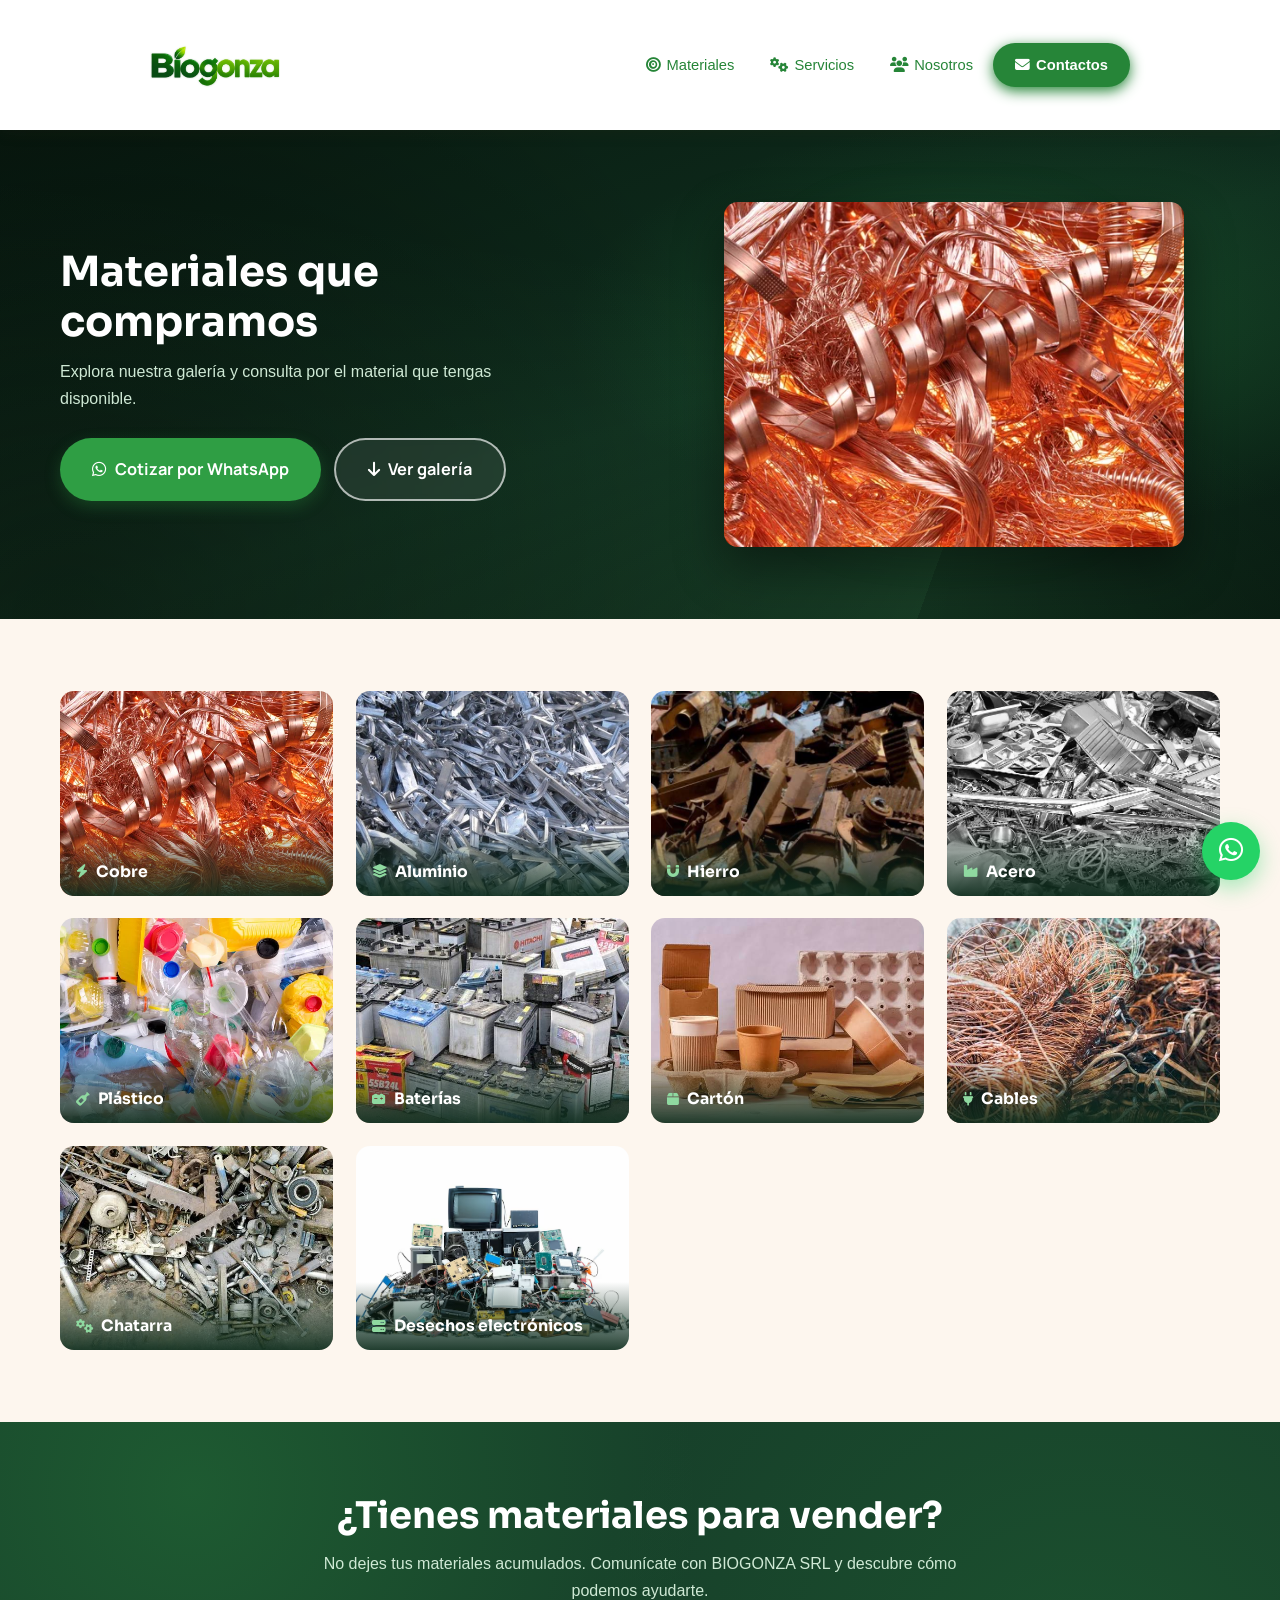
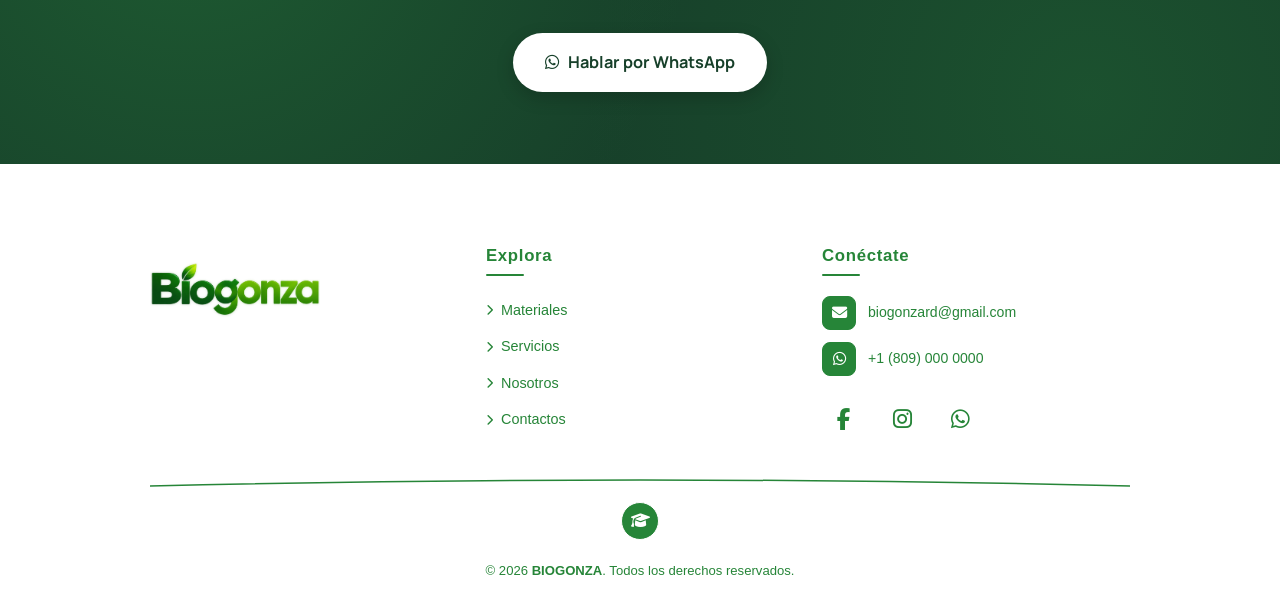
<file: html/materiales.html>
<!DOCTYPE html>
<html lang="es">
<head>
  <meta charset="UTF-8">
  <meta name="viewport" content="width=device-width, initial-scale=1.0">
  <title>Materiales que Compramos | BIOGONZA SRL</title>
  <meta name="description" content="Galería de materiales reciclables que compra BIOGONZA SRL: cobre, aluminio, hierro, acero, plástico, baterías, cartón, cables y chatarra.">
  <meta property="og:title" content="Materiales que Compramos | BIOGONZA SRL">
  <meta property="og:description" content="Explora los materiales reciclables que compramos y cotiza por WhatsApp.">
  <meta property="og:type" content="website">
 <link rel="icon" type="image/png" href="../img/logo.png">
  <link rel="preconnect" href="https://fonts.googleapis.com">
  <link rel="preconnect" href="https://fonts.gstatic.com" crossorigin>
  <link href="https://fonts.googleapis.com/css2?family=Sora:wght@600;700;800&family=Manrope:wght@400;500;600;700;800&display=swap" rel="stylesheet">
  <link rel="stylesheet" href="https://cdnjs.cloudflare.com/ajax/libs/font-awesome/6.5.2/css/all.min.css">
  <link rel="stylesheet" href="../css/materiales.css">
    <link rel="stylesheet" href="../css/banner-footer.css">

</head>
<body>

  <!-- Contenedor para el banner -->
 <div id="banner-container"></div>



  <section class="page-hero">
    <div class="page-hero__glow" aria-hidden="true"></div>
    <div class="container page-hero__grid">
      <div class="page-hero__content">
       
        <h1>Materiales que compramos</h1>
        <p>Explora nuestra galería y consulta por el material que tengas disponible.</p>
        <div class="page-hero__acciones">
          <a href="https://wa.me/18090000000" class="btn btn--verde btn--grande wa-link" data-msg="Hola, BIOGONZA SRL. Quiero cotizar mis materiales." target="_blank" rel="noopener"><i class="fa-brands fa-whatsapp"></i> Cotizar por WhatsApp</a>
          <a href="#galeria" class="btn btn--borde btn--grande"><i class="fa-solid fa-arrow-down"></i> Ver galería</a>
        </div>
      </div>
      <div class="page-hero__visual">
        <img src="../img/cobre.jpeg" alt="Cobre reciclable listo para venta" class="page-hero__img">
      </div>
    </div>
  </section>

  <section class="seccion">
    <div class="container">

    

      <div class="grid-galeria" id="galeria">

        <article class="gal reveal" data-cat="metales">
          <img src="../img/cobre.jpeg" alt="Cobre reciclable">
          <div class="gal__info">
            <h3><i class="fa-solid fa-bolt"></i> Cobre</h3>
           
          </div>
        </article>

        <article class="gal reveal" data-cat="metales">
          <img src="../img/aluminio.jpeg" alt="Aluminio reciclable">
          <div class="gal__info">
            <h3><i class="fa-solid fa-layer-group"></i> Aluminio</h3>
          </div>
        </article>

        <article class="gal reveal" data-cat="metales">
          <!-- Cambia esta imagen si tienes una propia de hierro -->
          <img src="../img/hierro.jpeg" alt="Hierro para reciclaje">
          <div class="gal__info">
            <h3><i class="fa-solid fa-magnet"></i> Hierro</h3>
          </div>
        </article>

        <article class="gal reveal" data-cat="metales">
          <!-- Cambia esta imagen si tienes una propia de acero -->
          <img src="../img/acero.webp" alt="Acero para reciclaje">
          <div class="gal__info">
            <h3><i class="fa-solid fa-industry"></i> Acero</h3>
          </div>
        </article>

        <article class="gal reveal" data-cat="plasticos">
          <img src="../img/platico.jpg" alt="Plástico reciclable">
          <div class="gal__info">
            <h3><i class="fa-solid fa-wine-bottle"></i> Plástico</h3>
          </div>
        </article>

        <article class="gal reveal" data-cat="otros">
          <img src="../img/baterias.jpeg" alt="Baterías usadas">
          <div class="gal__info">
            <h3><i class="fa-solid fa-car-battery"></i> Baterías</h3>
          </div>
        </article>

        <article class="gal reveal" data-cat="otros">
          <!-- Cambia esta imagen si tienes una propia de cartón -->
          <img src="../img/carton.jpeg" alt="Cartón reciclable">
          <div class="gal__info">
            <h3><i class="fa-solid fa-box"></i> Cartón</h3>
          </div>
        </article>

        <article class="gal reveal" data-cat="metales">
          <!-- Cambia esta imagen si tienes una propia de cables -->
          <img src="../img/cables de cobre.jpeg" alt="Cables de cobre para reciclaje">
          <div class="gal__info">
            <h3><i class="fa-solid fa-plug"></i> Cables</h3>
          </div>
        </article>

        <article class="gal reveal" data-cat="metales">
          <!-- Cambia esta imagen si tienes una propia de chatarra -->
          <img src="../img/chatarra.jpeg" alt="Chatarra metálica">
          <div class="gal__info">
            <h3><i class="fa-solid fa-gears"></i> Chatarra</h3>
          </div>
        </article>

        <article class="gal reveal" data-cat="otros">
          <img src="../img/electronicos.avif" alt="Otros materiales reciclables">
          <div class="gal__info">
            <h3><i class="fa-solid fa-server"></i> Desechos electrónicos</h3>
          </div>
        </article>

        
        
      </div>
    </div>
  </section>

  <section class="cta">
    <div class="container cta__contenido reveal">
      <h2>¿Tienes materiales para vender?</h2>
      <p>No dejes tus materiales acumulados. Comunícate con BIOGONZA SRL y descubre cómo podemos ayudarte.</p>
      <a href="https://wa.me/18090000000" class="btn btn--blanco btn--grande wa-link" data-msg="Hola, BIOGONZA SRL. Tengo materiales para vender." target="_blank" rel="noopener">
        <i class="fa-brands fa-whatsapp"></i> Hablar por WhatsApp
      </a>
    </div>
  </section>

 
  <a href="https://wa.me/18090000000" class="wa-flotante wa-link" data-msg="Hola, BIOGONZA SRL. Me gustaría recibir información." target="_blank" rel="noopener" aria-label="Chatear por WhatsApp">
    <i class="fa-brands fa-whatsapp"></i>
  </a>

  <!-- Contenedor para el footer -->
  <div id="footer-container"></div>

  <!-- Script para cargar banner y footer desde un solo archivo -->
  <script src="../js/banner-footer.js"></script>



  <script src="../js/main.js"></script>
</body>
</html>
</file>
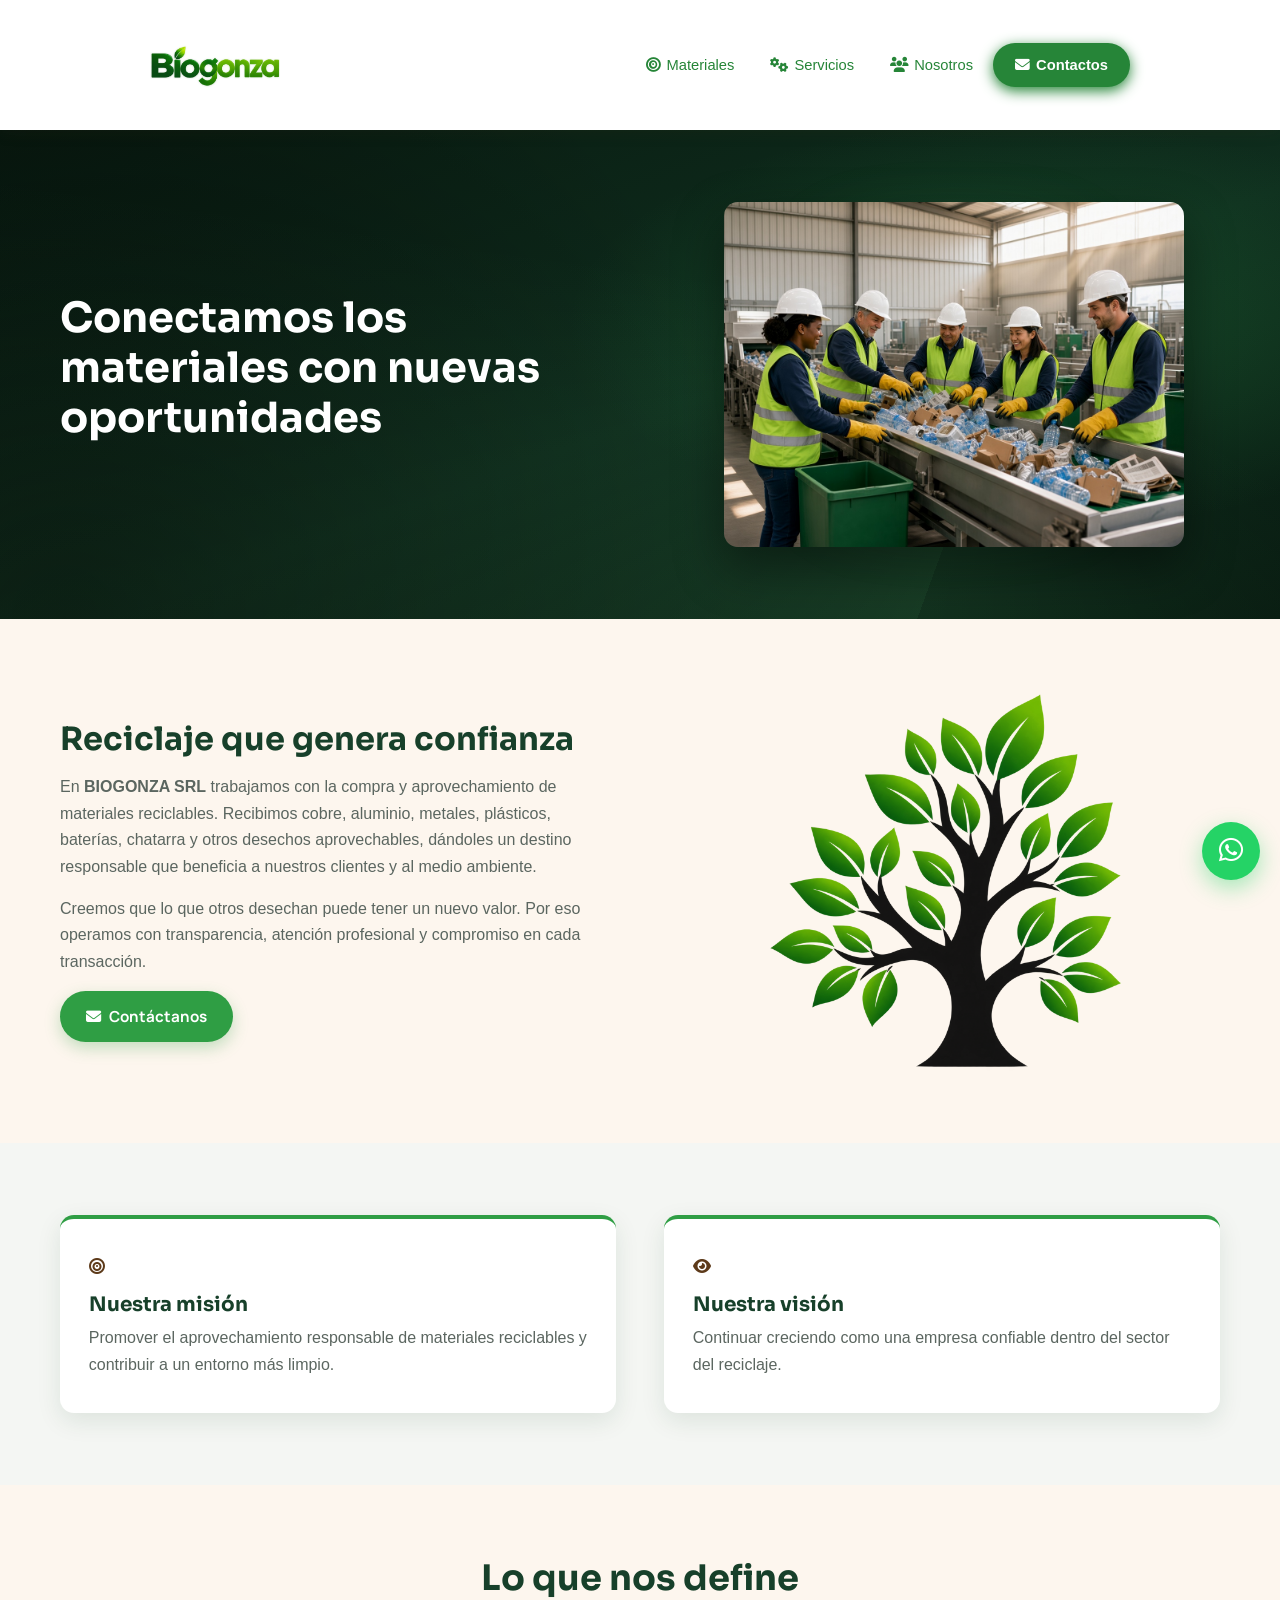
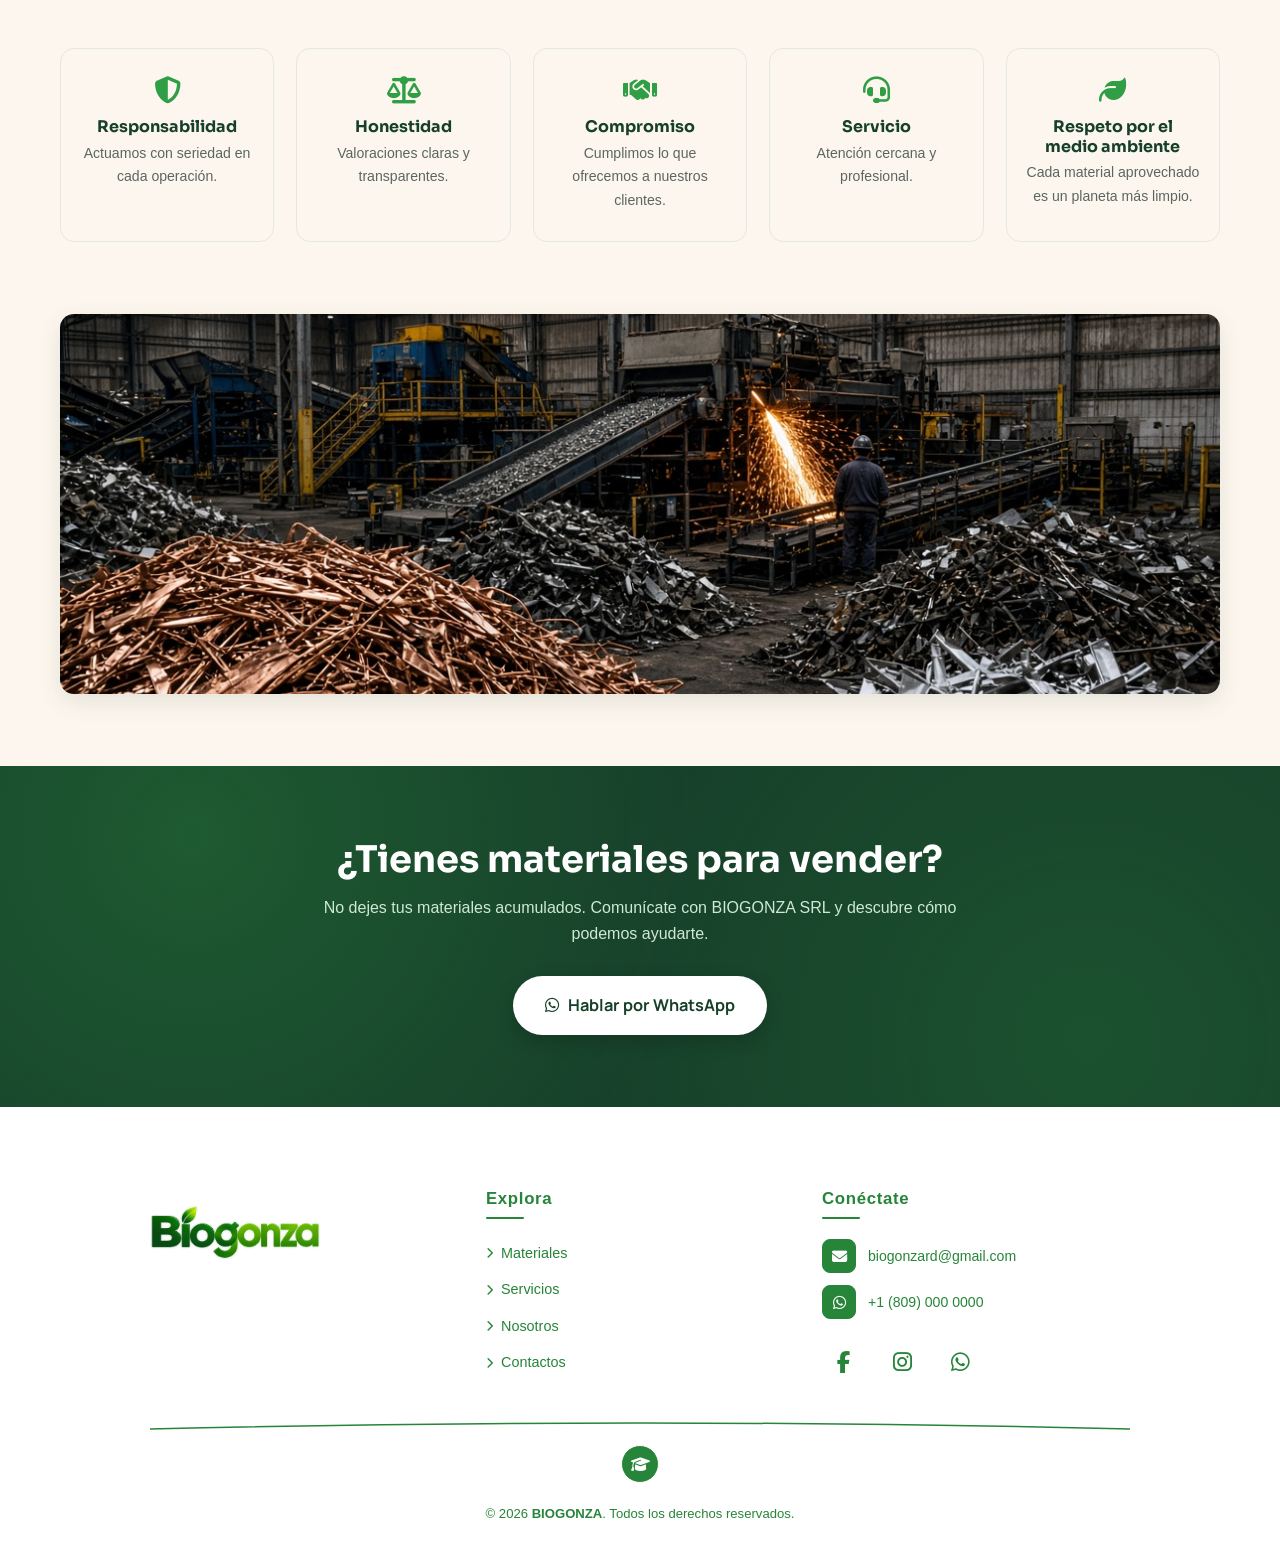
<file: html/nosotros.html>
<!DOCTYPE html>
<html lang="es">
<head>
  <meta charset="UTF-8">
  <meta name="viewport" content="width=device-width, initial-scale=1.0">
  <title>Sobre Nosotros | BIOGONZA SRL</title>
  <meta name="description" content="Conoce BIOGONZA SRL: empresa dedicada a la compra y aprovechamiento responsable de materiales reciclables, con misión, visión y valores claros.">
  <meta property="og:title" content="Sobre Nosotros | BIOGONZA SRL">
  <meta property="og:description" content="Empresa comprometida con el aprovechamiento responsable de materiales reciclables.">
  <meta property="og:type" content="website">
   <link rel="icon" type="image/png" href="../img/logo.png">
  <link rel="preconnect" href="https://fonts.googleapis.com">
  <link rel="preconnect" href="https://fonts.gstatic.com" crossorigin>
  <link href="https://fonts.googleapis.com/css2?family=Sora:wght@600;700;800&family=Manrope:wght@400;500;600;700;800&display=swap" rel="stylesheet">
  <link rel="stylesheet" href="https://cdnjs.cloudflare.com/ajax/libs/font-awesome/6.5.2/css/all.min.css">
  <link rel="stylesheet" href="../css/nosotros.css">
    <link rel="stylesheet" href="../css/banner-footer.css">

</head>
<body>

   <!-- Contenedor para el banner -->
 <div id="banner-container"></div>



  <section class="page-hero">
    <div class="page-hero__glow" aria-hidden="true"></div>
    <div class="container page-hero__grid">
      <div class="page-hero__content">
        
        <h1>Conectamos los materiales con nuevas oportunidades</h1>
      </div>
      <div class="page-hero__visual">
        <img src="../img/trabajadores.jpg" alt="Equipo de BIOGONZA SRL clasificando materiales reciclables" class="page-hero__img">
      </div>
    </div>
  </section>

  <!-- Introducción con imagen -->
  <section class="seccion">
    <div class="container dos-col">
      <div class="dos-col__texto reveal">
      
        <h2>Reciclaje que genera confianza</h2>
        <p>
          En <strong>BIOGONZA SRL</strong> trabajamos con la compra y aprovechamiento de materiales
          reciclables. Recibimos cobre, aluminio, metales, plásticos, baterías, chatarra y otros
          desechos aprovechables, dándoles un destino responsable que beneficia a nuestros clientes
          y al medio ambiente.
        </p>
        <p>
          Creemos que lo que otros desechan puede tener un nuevo valor. Por eso operamos con
          transparencia, atención profesional y compromiso en cada transacción.
        </p>
        <a href="contacto.html" class="btn btn--verde"><i class="fa-solid fa-envelope"></i> Contáctanos</a>
      </div>
      <div class="dos-col__img dos-col__img--libre reveal">
        <img src="../img/Arbol.png" alt="Simbolo que nos identifica ">
      </div>
    </div>
  </section>

  <!-- Misión / Visión -->
  <section class="seccion seccion--clara">
    <div class="container dos-col">
      <div class="mv reveal">
        <span class="ventaja__icono"><i class="fa-solid fa-bullseye"></i></span>
        <h3>Nuestra misión</h3>
        <p>Promover el aprovechamiento responsable de materiales reciclables y contribuir a un entorno más limpio.</p>
      </div>
      <div class="mv reveal">
        <span class="ventaja__icono"><i class="fa-solid fa-eye"></i></span>
        <h3>Nuestra visión</h3>
        <p>Continuar creciendo como una empresa confiable dentro del sector del reciclaje.</p>
      </div>
    </div>
  </section>

  <!-- Valores -->
  <section class="seccion">
    <div class="container">
      <div class="seccion__cabecera reveal">
       
        <h2>Lo que nos define</h2>
      </div>
      <div class="grid-valores">
        <div class="valor reveal"><i class="fa-solid fa-shield-halved"></i><h3>Responsabilidad</h3><p>Actuamos con seriedad en cada operación.</p></div>
        <div class="valor reveal"><i class="fa-solid fa-scale-balanced"></i><h3>Honestidad</h3><p>Valoraciones claras y transparentes.</p></div>
        <div class="valor reveal"><i class="fa-solid fa-handshake"></i><h3>Compromiso</h3><p>Cumplimos lo que ofrecemos a nuestros clientes.</p></div>
        <div class="valor reveal"><i class="fa-solid fa-headset"></i><h3>Servicio</h3><p>Atención cercana y profesional.</p></div>
        <div class="valor reveal"><i class="fa-solid fa-leaf"></i><h3>Respeto por el medio ambiente</h3><p>Cada material aprovechado es un planeta más limpio.</p></div>
      </div>
    </div>
  </section>

  <!-- Imagen de trabajo industrial -->
  <section class="seccion seccion--sin-top">
    <div class="container">
      <div class="banner-img reveal">
        <img src="../img/trabajo indultrial.jpg" alt="Trabajo industrial con metales reciclables">
      </div>
    </div>
  </section>

  <section class="cta">
    <div class="container cta__contenido reveal">
      <h2>¿Tienes materiales para vender?</h2>
      <p>No dejes tus materiales acumulados. Comunícate con BIOGONZA SRL y descubre cómo podemos ayudarte.</p>
      <a href="https://wa.me/18090000000" class="btn btn--blanco btn--grande wa-link" data-msg="Hola, BIOGONZA SRL. Tengo materiales para vender." target="_blank" rel="noopener">
        <i class="fa-brands fa-whatsapp"></i> Hablar por WhatsApp
      </a>
    </div>
  </section>

  

  <a href="https://wa.me/18090000000" class="wa-flotante wa-link" data-msg="Hola, BIOGONZA SRL. Me gustaría recibir información." target="_blank" rel="noopener" aria-label="Chatear por WhatsApp">
    <i class="fa-brands fa-whatsapp"></i>
  </a>


  <!-- Contenedor para el footer -->
  <div id="footer-container"></div>

  <!-- Script para cargar banner y footer desde un solo archivo -->
  <script src="../js/banner-footer.js"></script>


  <script src="../js/main.js"></script>
</body>
</html>
</file>
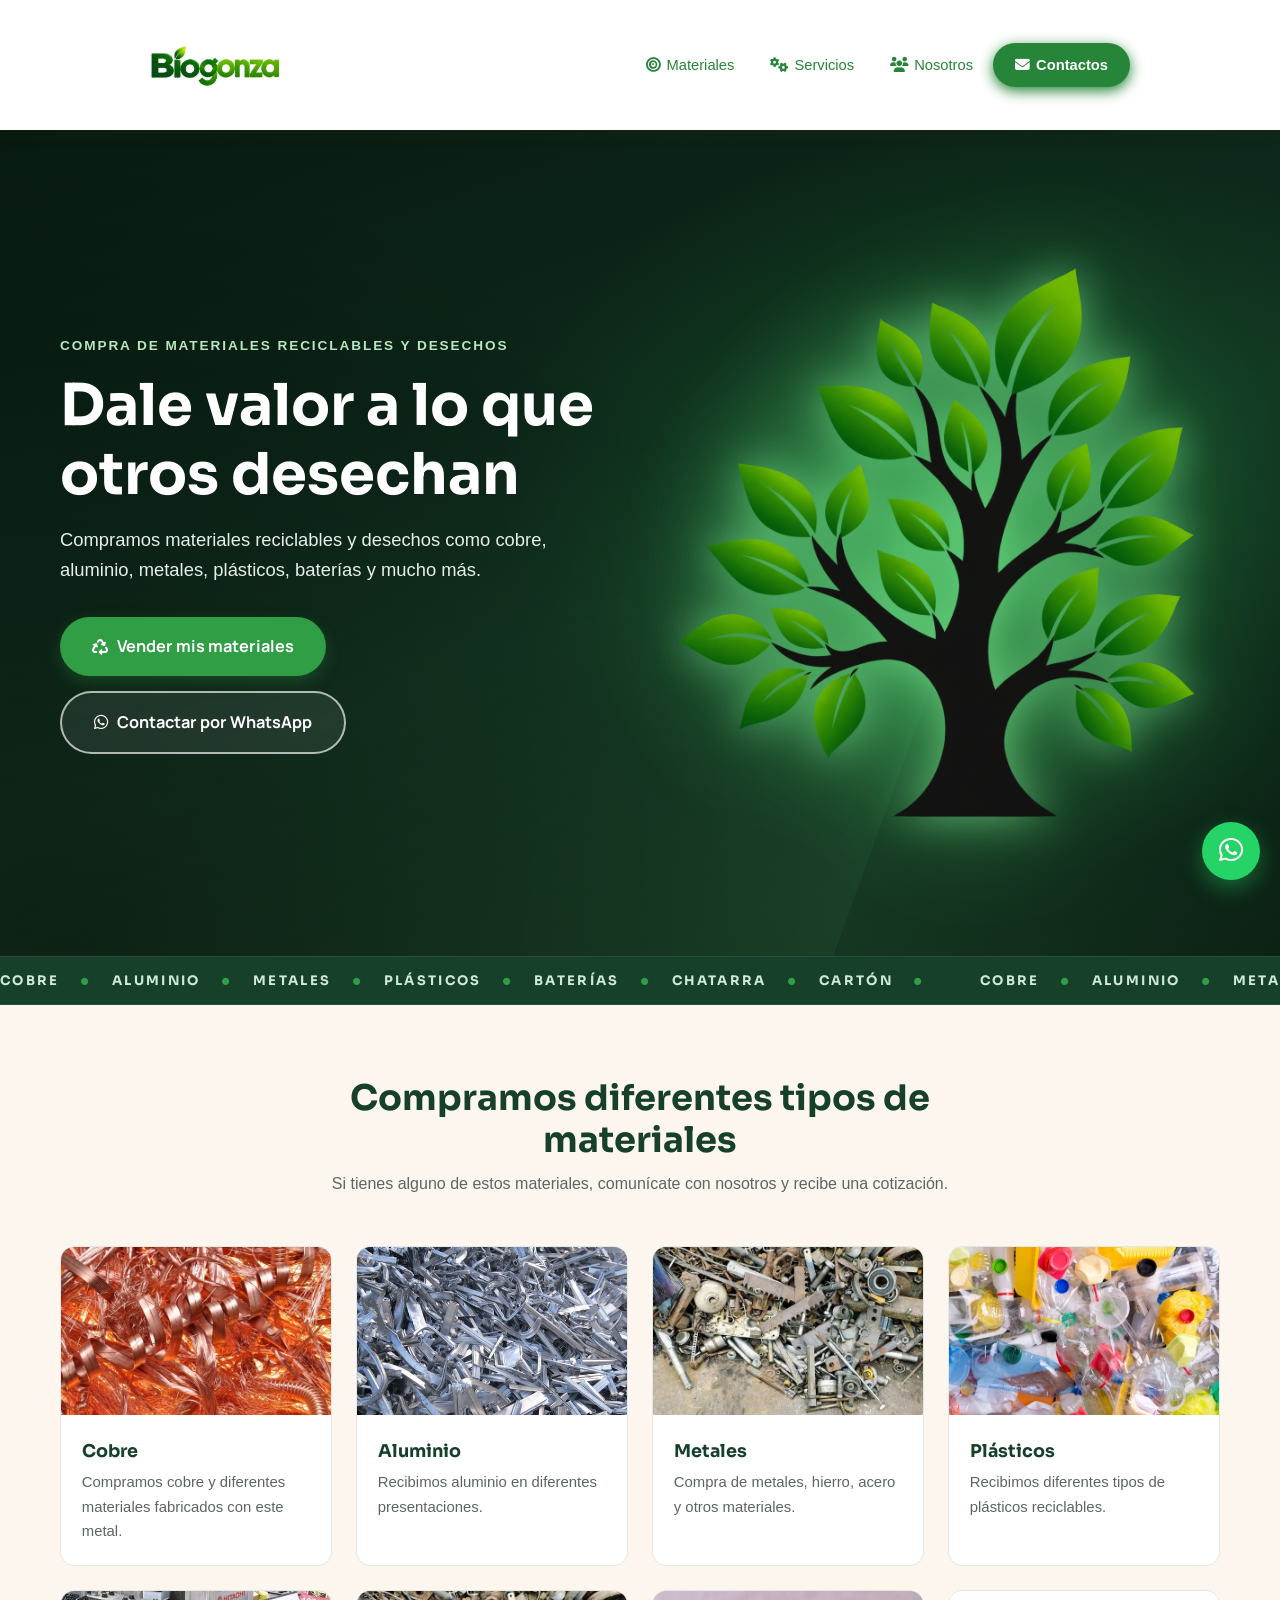
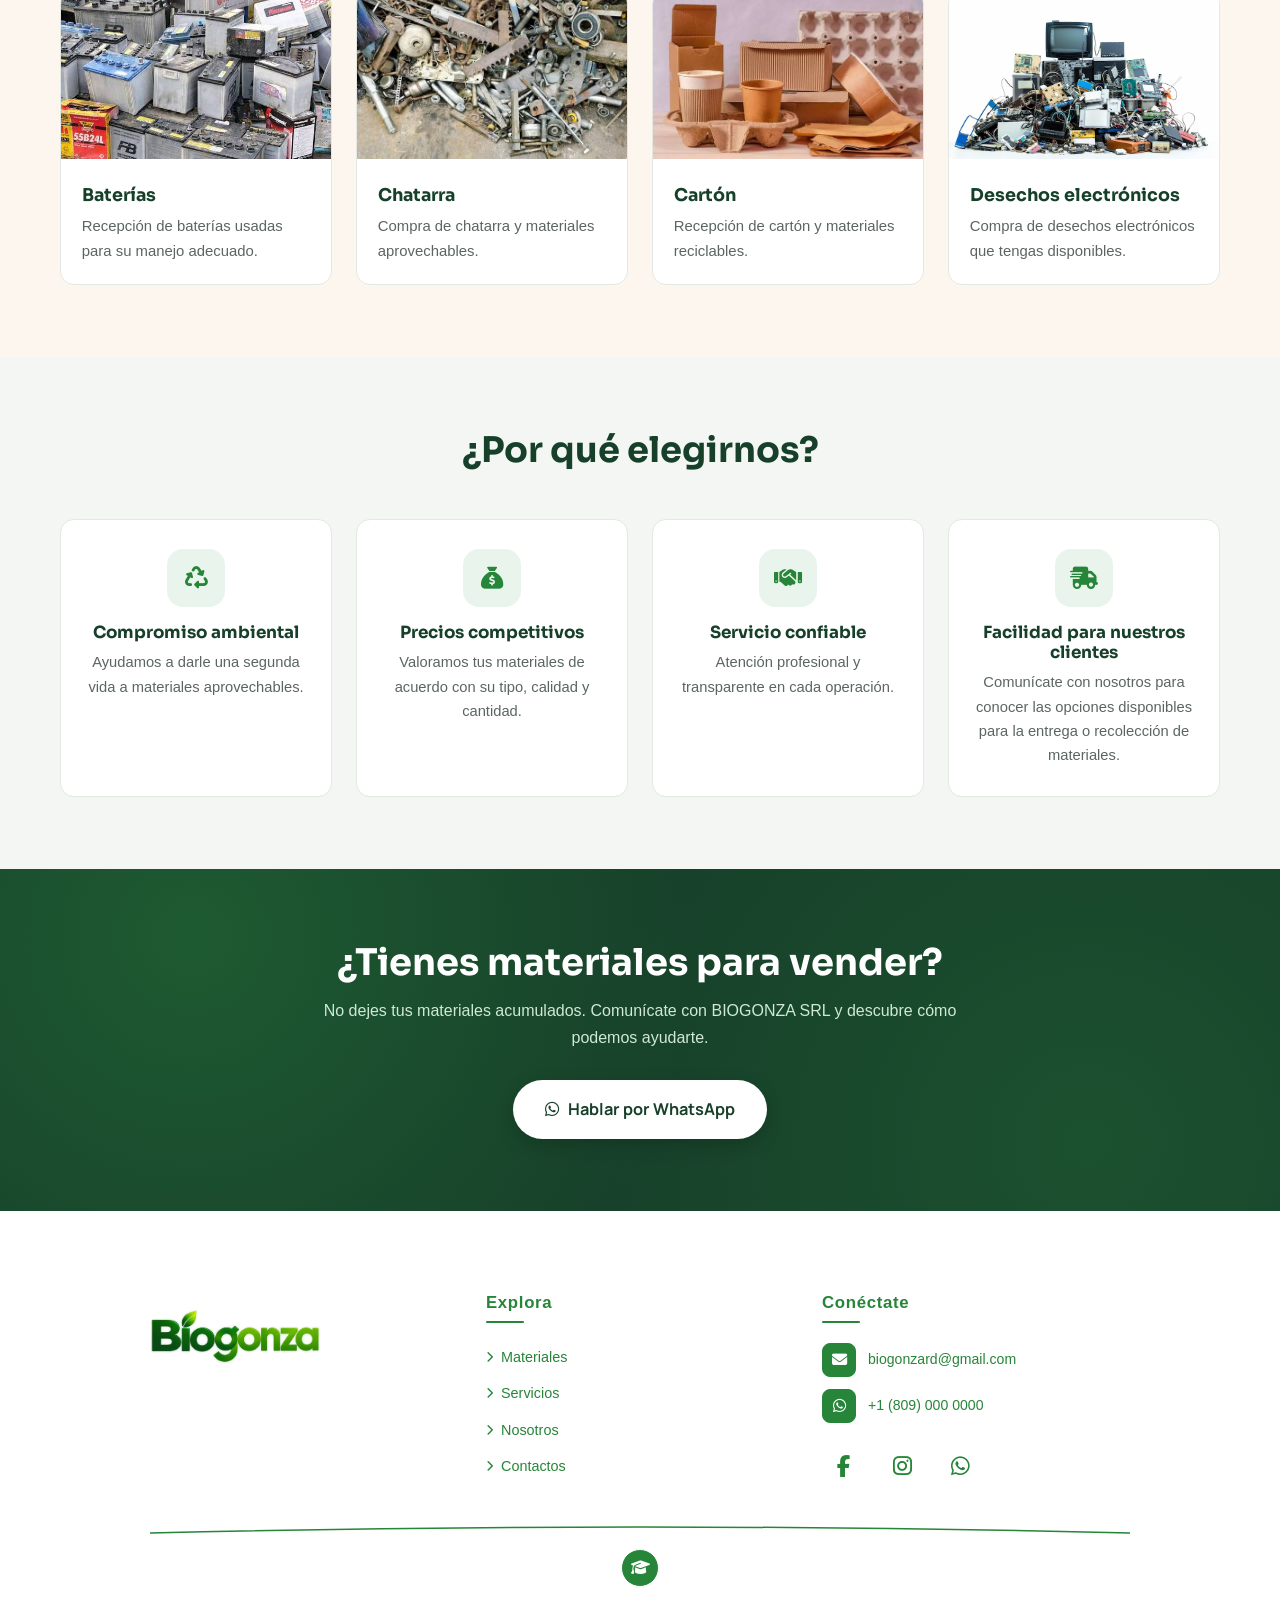
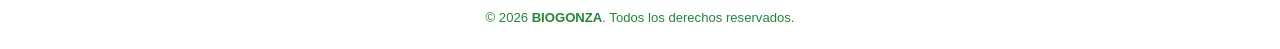
<file: html/principal.html>
<!DOCTYPE html>
<html lang="es">
<head>
  <meta charset="UTF-8">
  <meta name="viewport" content="width=device-width, initial-scale=1.0">
  <title>BIOGONZA SRL </title>
  <meta name="description" content="BIOGONZA SRL se dedica a la compra de cobre, aluminio, metales, plásticos, baterías, chatarra y otros materiales reciclables.">
  <meta property="og:title" content="BIOGONZA SRL | Compra de Materiales Reciclables">
  <meta property="og:description" content="Compramos cobre, aluminio, metales, plásticos, baterías y chatarra. Dale valor a lo que otros desechan.">
  <meta property="og:type" content="website">
  <link rel="icon" type="image/png" href="../img/logo.png">
  <link rel="preconnect" href="https://fonts.googleapis.com">
  <link rel="preconnect" href="https://fonts.gstatic.com" crossorigin>
  <link href="https://fonts.googleapis.com/css2?family=Sora:wght@600;700;800&family=Manrope:wght@400;500;600;700;800&display=swap" rel="stylesheet">
  <link rel="stylesheet" href="https://cdnjs.cloudflare.com/ajax/libs/font-awesome/6.5.2/css/all.min.css">
  <link rel="stylesheet" href="../css/index.css">
  
  <link rel="stylesheet" href="../css/banner-footer.css">
</head>
<body>

 
<!-- Contenedor para el banner -->
 <div id="banner-container"></div>



  <!-- ============ HERO ============ -->
  <section class="hero">
    <div class="hero__glow" aria-hidden="true"></div>
    <div class="container hero__grid">
      <div class="hero__content">
        <p class="hero__kicker reveal">Compra de materiales reciclables y desechos</p>
        <h1 class="hero__titulo reveal">Dale valor a lo que<br>otros desechan</h1>
        <p class="hero__texto reveal">
          Compramos materiales reciclables y desechos como cobre, aluminio, metales,
          plásticos, baterías y mucho más.
        </p>
        <div class="hero__acciones reveal">
          <a href="../html/materiales.html" class="btn btn--verde btn--grande">
            <i class="fa-solid fa-recycle"></i> Vender mis materiales
          </a>
          <a href="https://wa.me/18090000000" class="btn btn--borde btn--grande wa-link" data-msg="Hola, BIOGONZA SRL. Quiero contactarlos por WhatsApp." target="_blank" rel="noopener">
            <i class="fa-brands fa-whatsapp"></i> Contactar por WhatsApp
          </a>
        </div>
      </div>
      <div class="hero__visual reveal" aria-hidden="true">
        <img src="../img/Arbol.png" alt="" class="hero__arbol">
      </div>
    </div>
  </section>

  <!-- Cinta de materiales -->
  <div class="cinta" aria-hidden="true">
    <div class="cinta__pista">
      <span>Cobre <i class="fa-solid fa-circle"></i> Aluminio <i class="fa-solid fa-circle"></i> Metales <i class="fa-solid fa-circle"></i> Plásticos <i class="fa-solid fa-circle"></i> Baterías <i class="fa-solid fa-circle"></i> Chatarra <i class="fa-solid fa-circle"></i> Cartón <i class="fa-solid fa-circle"></i></span>
      <span>Cobre <i class="fa-solid fa-circle"></i> Aluminio <i class="fa-solid fa-circle"></i> Metales <i class="fa-solid fa-circle"></i> Plásticos <i class="fa-solid fa-circle"></i> Baterías <i class="fa-solid fa-circle"></i> Chatarra <i class="fa-solid fa-circle"></i> Cartón <i class="fa-solid fa-circle"></i></span>
      <span>Cobre <i class="fa-solid fa-circle"></i> Aluminio <i class="fa-solid fa-circle"></i> Metales <i class="fa-solid fa-circle"></i> Plásticos <i class="fa-solid fa-circle"></i> Baterías <i class="fa-solid fa-circle"></i> Chatarra <i class="fa-solid fa-circle"></i> Cartón <i class="fa-solid fa-circle"></i></span>
      <span>Cobre <i class="fa-solid fa-circle"></i> Aluminio <i class="fa-solid fa-circle"></i> Metales <i class="fa-solid fa-circle"></i> Plásticos <i class="fa-solid fa-circle"></i> Baterías <i class="fa-solid fa-circle"></i> Chatarra <i class="fa-solid fa-circle"></i> Cartón <i class="fa-solid fa-circle"></i></span>

    </div>
  </div>

  <!-- ============ MATERIALES ============ -->
  <section class="seccion" id="materiales">
    <div class="container">
      <div class="seccion__cabecera reveal">
       
        <h2>Compramos diferentes tipos de materiales</h2>
        <p>Si tienes alguno de estos materiales, comunícate con nosotros y recibe una cotización.</p>
      </div>

      <div class="grid-materiales">
        <article class="tarjeta reveal">
          <div class="tarjeta__img">
            <img src="../img/cobre.jpeg" alt="Cobre reciclable listo para venta">
         
          </div>
          <div class="tarjeta__cuerpo">
            <h3>Cobre</h3>
            <p>Compramos cobre y diferentes materiales fabricados con este metal.</p>
          </div>
        </article>

        <article class="tarjeta reveal">
          <div class="tarjeta__img">
            <img src="../img/aluminio.jpeg" alt="Aluminio reciclable en diferentes presentaciones">
            
          </div>
          <div class="tarjeta__cuerpo">
            <h3>Aluminio</h3>
            <p>Recibimos aluminio en diferentes presentaciones.</p>
          </div>
        </article>

        <article class="tarjeta reveal">
          <div class="tarjeta__img">
            <img src="../img/chatarra.jpeg" alt="Metales ferrosos y no ferrosos para reciclaje">
            
          </div>
          <div class="tarjeta__cuerpo">
            <h3>Metales</h3>
            <p>Compra de metales, hierro, acero y otros materiales.</p>
          </div>
        </article>

        <article class="tarjeta reveal">
          <div class="tarjeta__img">
            <img src="../img/platico.jpg" alt="Plásticos reciclables clasificados">
            
          </div>
          <div class="tarjeta__cuerpo">
            <h3>Plásticos</h3>
            <p>Recibimos diferentes tipos de plásticos reciclables.</p>
          </div>
        </article>

        <article class="tarjeta reveal">
          <div class="tarjeta__img">
            <img src="../img/baterias.jpeg" alt="Baterías usadas para manejo adecuado">
            
          </div>
          <div class="tarjeta__cuerpo">
            <h3>Baterías</h3>
            <p>Recepción de baterías usadas para su manejo adecuado.</p>
          </div>
        </article>

        <article class="tarjeta reveal">
          <div class="tarjeta__img">
            <!-- Cambia esta imagen si tienes una propia para chatarra -->
            <img src="../img/chatarra.jpeg" alt="Chatarra metálica aprovechable">
            
          </div>
          <div class="tarjeta__cuerpo">
            <h3>Chatarra</h3>
            <p>Compra de chatarra y materiales aprovechables.</p>
          </div>
        </article>

        <article class="tarjeta reveal">
          <div class="tarjeta__img">
            <!-- Cambia esta imagen si tienes una propia para cartón -->
            <img src="../img/carton.jpeg" alt="Cartón y papel reciclable">
           
          </div>
          <div class="tarjeta__cuerpo">
            <h3>Cartón</h3>
            <p>Recepción de cartón y materiales reciclables.</p>
          </div>
        </article>

        <article class="tarjeta reveal">
          <div class="tarjeta__img">
            <img src="../img/electronicos.avif" alt="Clasificación de Desechos electrónicos">
            
          </div>
          <div class="tarjeta__cuerpo">
            <h3>Desechos electrónicos</h3>
            <p>Compra de desechos electrónicos que tengas disponibles.</p>
          </div>
        </article>
      </div>
    </div>
  </section>

  <!-- ============ ¿POR QUÉ BIOGONZA? ============ -->
  <section class="seccion seccion--clara">
    <div class="container">
      <div class="seccion__cabecera reveal">
       
        <h2>¿Por qué elegirnos?</h2>
      </div>

      <div class="grid-ventajas">
        <div class="ventaja reveal">
          <span class="ventaja__icono"><i class="fa-solid fa-recycle"></i></span>
          <h3>Compromiso ambiental</h3>
          <p>Ayudamos a darle una segunda vida a materiales aprovechables.</p>
        </div>
        <div class="ventaja reveal">
          <span class="ventaja__icono"><i class="fa-solid fa-sack-dollar"></i></span>
          <h3>Precios competitivos</h3>
          <p>Valoramos tus materiales de acuerdo con su tipo, calidad y cantidad.</p>
        </div>
        <div class="ventaja reveal">
          <span class="ventaja__icono"><i class="fa-solid fa-handshake"></i></span>
          <h3>Servicio confiable</h3>
          <p>Atención profesional y transparente en cada operación.</p>
        </div>
        <div class="ventaja reveal">
          <span class="ventaja__icono"><i class="fa-solid fa-truck-fast"></i></span>
          <h3>Facilidad para nuestros clientes</h3>
          <p>Comunícate con nosotros para conocer las opciones disponibles para la entrega o recolección de materiales.</p>
        </div>
      </div>
    </div>
  </section>

  <!-- ============ CTA ============ -->
  <section class="cta">
    <div class="container cta__contenido reveal">
      <h2>¿Tienes materiales para vender?</h2>
      <p>No dejes tus materiales acumulados. Comunícate con BIOGONZA SRL y descubre cómo podemos ayudarte.</p>
      <a href="https://wa.me/18090000000" class="btn btn--blanco btn--grande wa-link" data-msg="Hola, BIOGONZA SRL. Tengo materiales para vender y me gustaría recibir información." target="_blank" rel="noopener">
        <i class="fa-brands fa-whatsapp"></i> Hablar por WhatsApp
      </a>
    </div>
  </section>

  <div id="footer-container"></div>

  <!-- Script para cargar banner y footer desde un solo archivo -->
  <script src="../js/banner-footer.js"></script>



  <!-- Botón flotante de WhatsApp -->
  <a href="https://wa.me/18090000000" class="wa-flotante wa-link" data-msg="Hola, BIOGONZA SRL. Me gustaría recibir información." target="_blank" rel="noopener" aria-label="Chatear por WhatsApp">
    <i class="fa-brands fa-whatsapp"></i>
  </a>

  <script src="../js/main.js"></script>
</body>
</html>
</file>
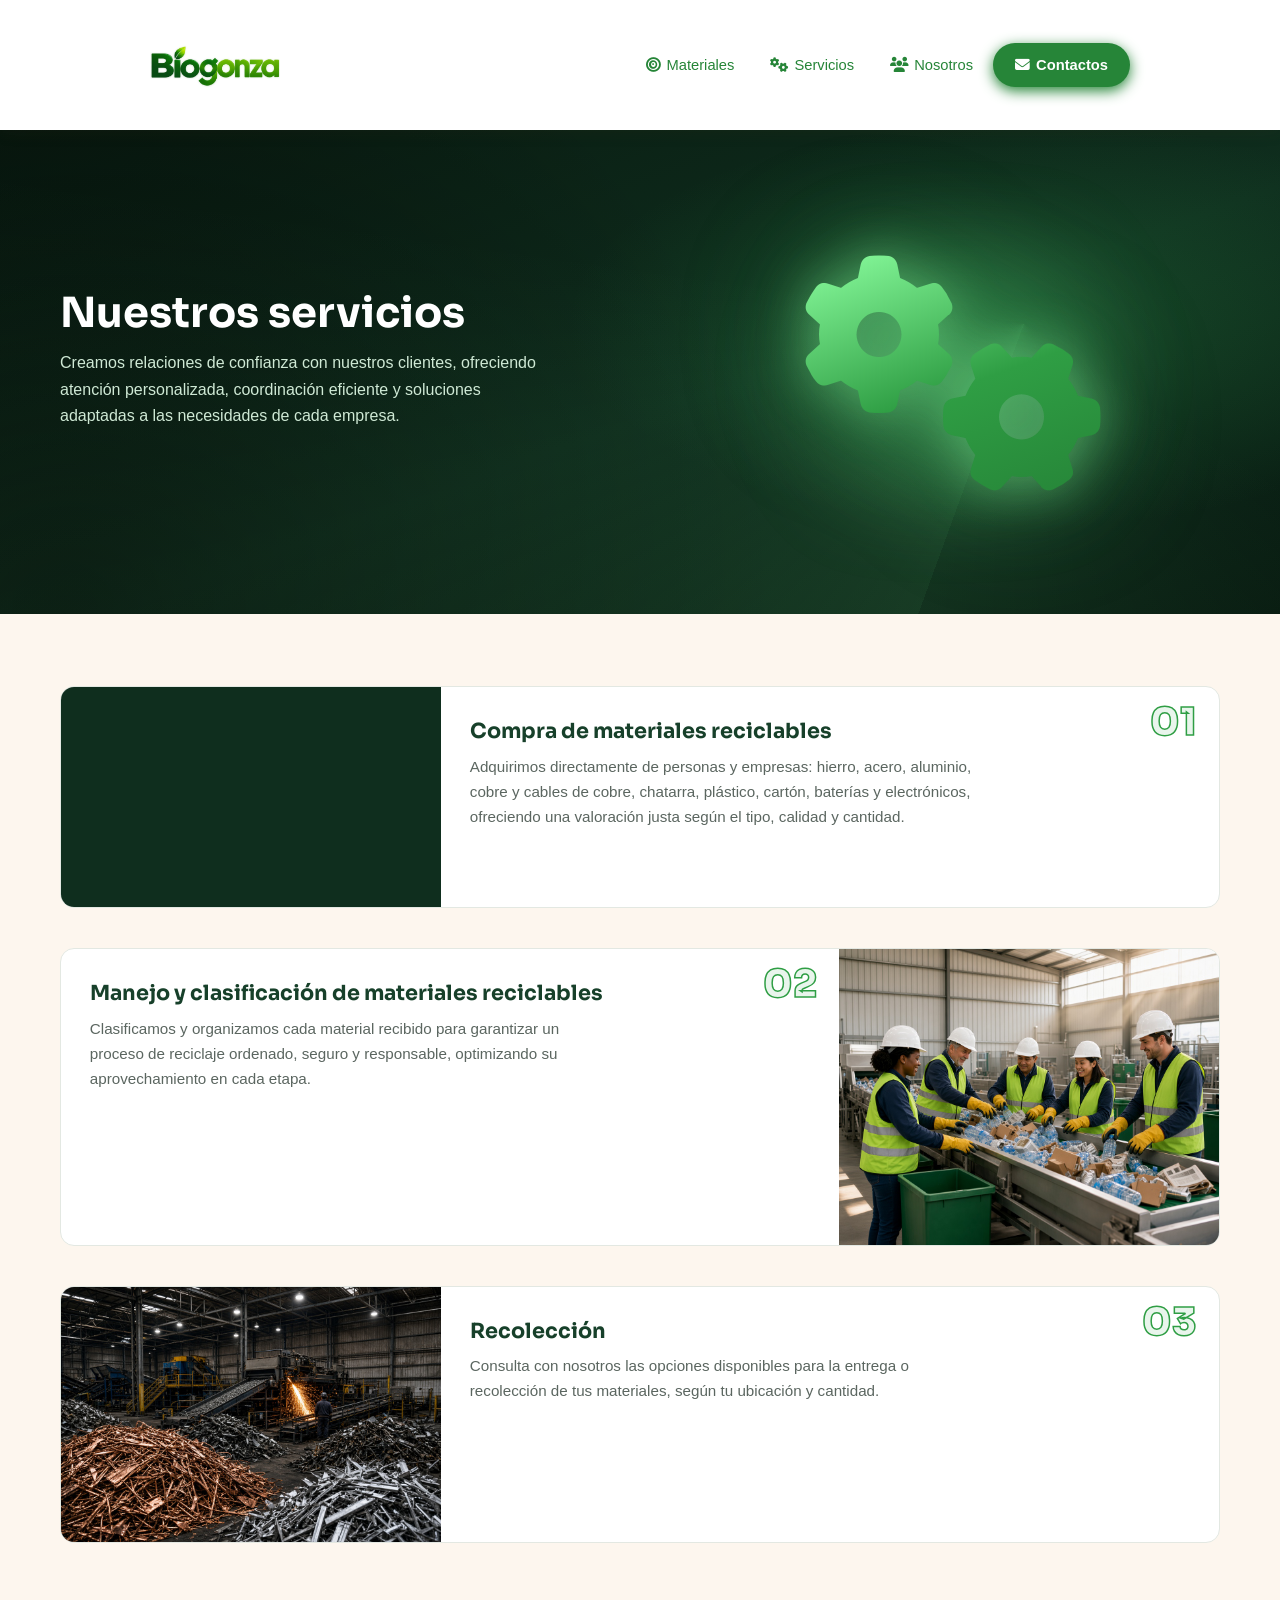
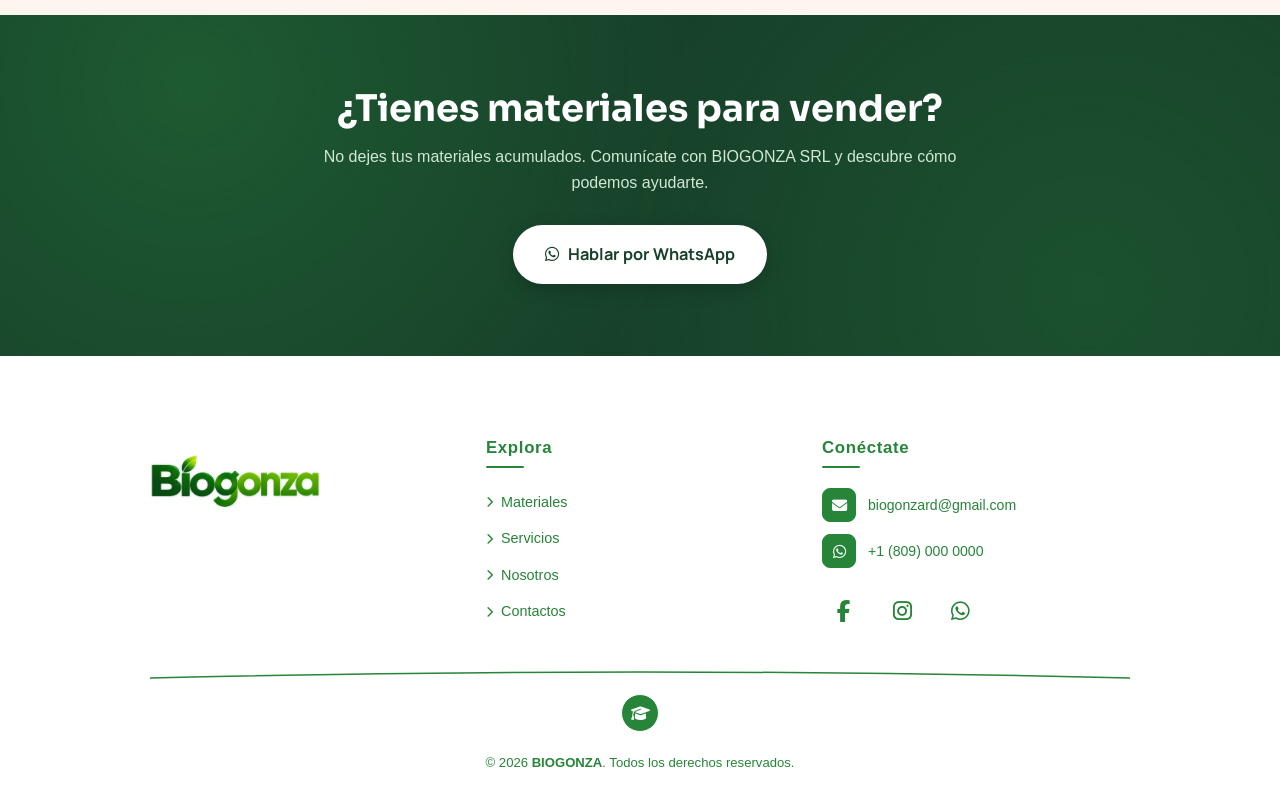
<file: html/servicios.html>
<!DOCTYPE html>
<html lang="es">
<head>
  <meta charset="UTF-8">
  <meta name="viewport" content="width=device-width, initial-scale=1.0">
  <title>Nuestros Servicios | BIOGONZA SRL</title>
  <meta name="description" content="Conoce los servicios de BIOGONZA SRL: compra de materiales reciclables, metales, cobre, aluminio, plásticos, baterías y chatarra, con manejo y clasificación responsable.">
  <meta property="og:title" content="Nuestros Servicios | BIOGONZA SRL">
  <meta property="og:description" content="Compra de materiales reciclables, manejo, clasificación y recolección de desechos.">
  <meta property="og:type" content="website">
   <link rel="icon" type="image/png" href="../img/logo.png">
  <link rel="preconnect" href="https://fonts.googleapis.com">
  <link rel="preconnect" href="https://fonts.gstatic.com" crossorigin>
  <link href="https://fonts.googleapis.com/css2?family=Sora:wght@600;700;800&family=Manrope:wght@400;500;600;700;800&display=swap" rel="stylesheet">
  <link rel="stylesheet" href="https://cdnjs.cloudflare.com/ajax/libs/font-awesome/6.5.2/css/all.min.css">
  <link rel="stylesheet" href="../css/servicios.css">
    <link rel="stylesheet" href="../css/banner-footer.css">

</head>
<body>

   <!-- Contenedor para el banner -->
 <div id="banner-container"></div>



  <section class="page-hero">
    <div class="page-hero__glow" aria-hidden="true"></div>
    <div class="container page-hero__grid">
      <div class="page-hero__content">
       
        <h1>Nuestros servicios</h1>
        <p>Creamos relaciones de confianza con nuestros clientes, ofreciendo atención personalizada, coordinación eficiente y soluciones adaptadas a las necesidades de cada empresa.</p>
        <div class="page-hero__acciones">
          
        </div>
      </div>
      <div class="page-hero__visual">
        <i class="fa-solid fa-cogs page-hero__rueda" aria-hidden="true"></i>
      </div>
    </div>
  </section>

  <section class="seccion">
    <div class="container">
      <div class="lista-servicios">

        <article class="servicio reveal">
          <div class="servicio__img servicio__img--marquee">
            <div class="servicio__marquee">
              <div class="servicio__marquee-track">
                <img src="../img/cobre.jpeg" alt="Cobre reciclable" loading="lazy">
                <img src="../img/aluminio.jpeg" alt="Aluminio reciclable" loading="lazy">
                <img src="../img/chatarra.jpeg" alt="Chatarra reciclable" loading="lazy">
                <img src="../img/hierro.jpeg" alt="Hierro reciclable" loading="lazy">
                <img src="../img/baterias.jpeg" alt="Baterías reciclables" loading="lazy">
                <img src="../img/cables%20de%20cobre.jpeg" alt="Cables de cobre reciclables" loading="lazy">
                <img src="../img/electronicos.avif" alt="Electrónicos reciclables" loading="lazy">
                <img src="../img/acero.webp" alt="Acero reciclable" loading="lazy">
                <img src="../img/carton.jpeg" alt="Cartón reciclable" loading="lazy">
                <img src="../img/platico.jpg" alt="Plástico reciclable" loading="lazy">
              </div>
            </div>
          </div>
          <div class="servicio__texto">
            <span class="servicio__num">01</span>
            <h2>Compra de materiales reciclables</h2>
            <p>Adquirimos directamente de personas y empresas: hierro, acero, aluminio, cobre y cables de cobre, chatarra, plástico, cartón, baterías y electrónicos, ofreciendo una valoración justa según el tipo, calidad y cantidad.</p>
          </div>
        </article>

        <article class="servicio reveal">
          <div class="servicio__img">
            <img src="../img/trabajadores.jpg" alt="Manejo y clasificación de materiales reciclables">
          </div>
          <div class="servicio__texto">
            <span class="servicio__num">02</span>
            <h2>Manejo y clasificación de materiales reciclables</h2>
            <p>Clasificamos y organizamos cada material recibido para garantizar un proceso de reciclaje ordenado, seguro y responsable, optimizando su aprovechamiento en cada etapa.</p>
          </div>
        </article>

        <article class="servicio reveal">
          <div class="servicio__img">
            <img src="../img/trabajo%20indultrial.jpg" alt="Recolección de materiales reciclables">
          </div>
          <div class="servicio__texto">
            <span class="servicio__num">03</span>
            <h2>Recolección</h2>
            <p>Consulta con nosotros las opciones disponibles para la entrega o recolección de tus materiales, según tu ubicación y cantidad.</p>
          </div>
        </article>

      </div>
    </div>
  </section>

  <section class="cta">
    <div class="container cta__contenido reveal">
      <h2>¿Tienes materiales para vender?</h2>
      <p>No dejes tus materiales acumulados. Comunícate con BIOGONZA SRL y descubre cómo podemos ayudarte.</p>
      <a href="https://wa.me/18090000000" class="btn btn--blanco btn--grande wa-link" data-msg="Hola, BIOGONZA SRL. Tengo materiales para vender." target="_blank" rel="noopener">
        <i class="fa-brands fa-whatsapp"></i> Hablar por WhatsApp
      </a>
    </div>
  </section>

<!-- Contenedor para el footer -->
  <div id="footer-container"></div>

  <!-- Script para cargar banner y footer desde un solo archivo -->
  <script src="../js/banner-footer.js"></script>




  <script src="../js/main.js"></script>
</body>
</html>
</file>
<file: css/index.css>
/* =====================================================
   BIOGONZA SRL — Estilos exclusivos de INDEX
   Requiere: comun.css
   Incluye: hero principal, cinta de materiales,
   tarjetas de materiales y grid de ventajas.
   ===================================================== */

/* =====================================================
   HERO (INDEX)
   ===================================================== */
.hero {
  position: relative;
  min-height: calc(100vh - var(--header-h));
  min-height: calc(100svh - var(--header-h));
  display: flex;
  align-items: center;
  overflow: hidden;
  background:
    radial-gradient(ellipse 60% 70% at 78% 45%, rgba(58,196,92,.22), transparent 65%),
    linear-gradient(160deg, #081a10 0%, #0f2e1e 55%, #081a10 100%);
  padding: 4rem 0;
}
.hero__glow {
  position: absolute;
  inset: 0;
  background:
    conic-gradient(from 200deg at 78% 45%, rgba(120,255,150,.14), transparent 22%, transparent 78%, rgba(120,255,150,.10)),
    radial-gradient(circle at 5% 100%, rgba(0,0,0,.55), transparent 55%);
  pointer-events: none;
}
.hero__grid {
  position: relative;
  display: grid;
  grid-template-columns: 1fr 1.05fr;
  align-items: center;
  gap: 2rem;
}
.hero__content {
  position: relative;
  color: var(--blanco);
  max-width: 560px;
}
.hero__visual {
  position: relative;
  display: flex;
  align-items: center;
  justify-content: center;
  min-height: 380px;
}
.hero__visual::before {
  content: "";
  position: absolute;
  inset: 2% 4%;
  background: radial-gradient(circle, rgba(90,220,120,.55), rgba(90,220,120,.12) 55%, transparent 72%);
  filter: blur(28px);
}
.hero__arbol {
  position: relative;
  width: 100%;
  max-width: 560px;
  filter:
    drop-shadow(0 0 22px rgba(140,255,160,.55))
    drop-shadow(0 0 55px rgba(80,220,110,.35));
}

@media (max-width: 900px) {
  .hero__grid { grid-template-columns: 1fr; gap: 1.5rem; }
  .hero__visual { order: -1; min-height: 280px; }
  .hero__arbol { max-width: 340px; }
}

@media (max-width: 600px) {
  .hero__visual { min-height: 240px; }
  .hero__arbol { max-width: 300px; }
}
.hero__logo {
  height: 74px;
  width: auto;
  max-width: 90%;
  object-fit: contain;
  margin-bottom: 1.2rem;
  filter: drop-shadow(0 4px 12px rgba(0,0,0,.35));
}
.hero__kicker {
  display: inline-block;
  font-weight: 700;
  font-size: .85rem;
  letter-spacing: .14em;
  text-transform: uppercase;
  color: #b8e6c1;
  margin-bottom: .8rem;
}
.hero__titulo {
  font-size: clamp(2.1rem, 5.2vw, 3.6rem);
  color: var(--blanco);
  margin-bottom: 1rem;
}
.hero__texto {
  font-size: clamp(1rem, 2vw, 1.15rem);
  color: #e6efe8;
  max-width: 560px;
  margin-bottom: 2rem;
}
.hero__acciones { display: flex; flex-wrap: wrap; gap: .9rem; }

@media (max-width: 600px) {
  .hero { min-height: auto; padding: 3.5rem 0 3rem; text-align: center; }
  .hero__logo { margin-inline: auto; height: 58px; }
  .hero__acciones { flex-direction: column; align-items: stretch; gap: .7rem; }
  .hero__acciones .btn { width: 100%; }
  .hero__texto { margin-inline: auto; }
}

/* ---------- Cinta de materiales ---------- */
.cinta {
  background: var(--verde-osc);
  color: #cfe9d5;
  overflow: hidden;
  padding: .8rem 0;
  border-block: 1px solid rgba(255,255,255,.08);
}
.cinta__pista {
  display: flex;
  width: max-content;
  animation: desfile 30s linear infinite;
  font-family: var(--fuente-titulos);
  font-weight: 700;
  letter-spacing: .18em;
  text-transform: uppercase;
  font-size: .82rem;
  white-space: nowrap;
}
.cinta__pista span { padding-right: 2.5rem; }
.cinta__pista i { font-size: .45rem; vertical-align: middle; color: var(--verde); margin: 0 1rem; }
@keyframes desfile { from { transform: translateX(0); } to { transform: translateX(-50%); } }
@media (prefers-reduced-motion: reduce) { .cinta__pista { animation: none; } }

/* =====================================================
   TARJETAS DE MATERIALES (INDEX)
   ===================================================== */
.grid-materiales {
  display: grid;
  grid-template-columns: repeat(auto-fit, minmax(250px, 1fr));
  gap: 1.5rem;
}

.tarjeta {
  background: var(--blanco);
  border: 1px solid var(--linea);
  border-radius: var(--radio);
  overflow: hidden;
  display: flex;
  flex-direction: column;
  transition: transform .25s ease, box-shadow .25s ease;
}
.tarjeta:hover { transform: translateY(-6px); box-shadow: var(--sombra); }

.tarjeta__img { position: relative; aspect-ratio: 16 / 10; overflow: hidden; }
.tarjeta__img img { width: 100%; height: 100%; object-fit: cover; transition: transform .4s ease; }
.tarjeta:hover .tarjeta__img img { transform: scale(1.05); }

.tarjeta__icono {
  position: absolute;
  bottom: -20px;
  right: 16px;
  width: 46px; height: 46px;
  display: grid;
  place-items: center;
  background: var(--verde);
  color: var(--blanco);
  border-radius: 50%;
  font-size: 1.05rem;
  box-shadow: 0 6px 14px rgba(47,158,68,.35);
}

.tarjeta__cuerpo {
  padding: 1.6rem 1.3rem 1.3rem;
  display: flex;
  flex-direction: column;
  flex: 1;
  gap: .5rem;
}
.tarjeta__cuerpo h3 { font-size: 1.1rem; }
.tarjeta__cuerpo p { color: var(--gris); font-size: .93rem; flex: 1; }
.tarjeta__cuerpo .btn { align-self: flex-start; margin-top: .6rem; }

/* =====================================================
   VENTAJAS / MISIÓN-VISIÓN / VALORES
   ===================================================== */
.grid-ventajas {
  display: grid;
  grid-template-columns: repeat(auto-fit, minmax(230px, 1fr));
  gap: 1.5rem;
}

.ventaja {
  background: var(--blanco);
  border: 1px solid var(--linea);
  border-radius: var(--radio);
  padding: 1.8rem 1.4rem;
  text-align: center;
  transition: transform .25s ease, box-shadow .25s ease;
}
.ventaja:hover { transform: translateY(-5px); box-shadow: var(--sombra); }

.ventaja__icono {
  display: inline-grid;
  place-items: center;
  width: 58px; height: 58px;
  border-radius: 16px;
  background: #e9f5ec;
  color: var(--verde-hover);
  font-size: 1.4rem;
  margin-bottom: 1rem;
}
.ventaja h3 { font-size: 1.05rem; margin-bottom: .45rem; }
.ventaja p { color: var(--gris); font-size: .92rem; }




/* =====================================================
   BIOGONZA SRL — Estilos COMUNES (todas las páginas)
   Incluye: variables, reset, botones, header/nav,
   secciones genéricas, CTA, hero de subpáginas,
   footer, botón de WhatsApp y animaciones de scroll.
   Este archivo debe enlazarse en TODAS las páginas,
   junto con el CSS propio de cada una.
   ===================================================== */

/* =====================================================
   BIOGONZA SRL — Hoja de estilos principal
   Paleta: verde, verde oscuro, blanco, gris claro, gris oscuro
   ===================================================== */

:root {
  --verde:       #2f9e44;
  --verde-hover: #268538;
  --verde-osc:   #17402a;
  --verde-osc2:  #0f2e1e;
  --tinta:       #22302a;   /* gris oscuro para textos */
  --gris:        #5b6660;   /* gris para textos secundarios */
  --fondo:       #f4f6f3;   /* gris muy claro */
  --blanco:      #ffffff;
  --linea:       #e3e8e2;

  --fuente-titulos: 'Sora', sans-serif;
  --fuente-cuerpo:  'Manrope', sans-serif;

  --sombra: 0 8px 24px rgba(23, 64, 42, 0.10);
  --radio:  14px;
  --header-h: 74px;
}

/* ---------- Reset básico ---------- */
*, *::before, *::after { margin: 0; padding: 0; box-sizing: border-box; }

html { scroll-behavior: smooth; }



img { max-width: 100%; display: block; }
a { text-decoration: none; color: inherit; }
ul { list-style: none; }

h1, h2, h3, h4 {
  font-family: var(--fuente-titulos);
  line-height: 1.2;
  color: var(--verde-osc);
}

.container {
  width: min(1160px, 100% - 2.5rem);
  margin-inline: auto;
}
/* ---------- Botones ---------- */
.btn {
  display: inline-flex;
  align-items: center;
  justify-content: center;
  gap: .55rem;
  padding: .8rem 1.6rem;
  min-height: 46px;
  border: none;
  border-radius: 999px;
  font-family: var(--fuente-cuerpo);
  font-weight: 700;
  font-size: .95rem;
  cursor: pointer;
  transition: transform .2s ease, background .2s ease, box-shadow .2s ease;
}
.btn:active { transform: scale(.97); }

.btn--verde {
  background: var(--verde);
  color: var(--blanco);
  box-shadow: 0 6px 16px rgba(47, 158, 68, .28);
}
.btn--verde:hover { background: var(--verde-hover); transform: translateY(-2px); }

.btn--blanco {
  background: var(--blanco);
  color: var(--verde-osc);
  box-shadow: 0 6px 18px rgba(0,0,0,.18);
}
.btn--blanco:hover { transform: translateY(-2px); }

.btn--borde {
  background: rgba(255,255,255,.08);
  color: var(--blanco);
  border: 2px solid rgba(255,255,255,.65);
  backdrop-filter: blur(3px);
}
.btn--borde:hover { background: rgba(255,255,255,.18); transform: translateY(-2px); }

.btn--suave {
  background: #e9f5ec;
  color: var(--verde-hover);
  padding: .6rem 1.3rem;
  min-height: 42px;
}
.btn--suave:hover { background: var(--verde); color: var(--blanco); }

.btn--grande { padding: 1rem 2rem; font-size: 1.02rem; }
.btn--full { width: 100%; }
/* =====================================================
   HEADER
   ===================================================== */
.header {
  position: fixed;
  inset: 0 0 auto 0;
  height: var(--header-h);
  background: rgba(255,255,255,.92);
  backdrop-filter: blur(10px);
  border-bottom: 1px solid var(--linea);
  z-index: 100;
  transition: box-shadow .3s ease;
}
.header.scrolled { box-shadow: 0 4px 20px rgba(23,64,42,.12); }

.header__inner {
  height: 100%;
  display: flex;
  align-items: center;
  justify-content: space-between;
  gap: 1rem;
}

.header__logo img {
  height: 44px;
  width: auto;
  max-width: 200px;
  object-fit: contain;
}

.nav { display: flex; align-items: center; gap: 1.5rem; }

.nav__list { display: flex; align-items: center; gap: .3rem; }

.nav__link {
  display: inline-block;
  padding: .5rem .85rem;
  font-weight: 600;
  font-size: .95rem;
  color: var(--tinta);
  border-radius: 8px;
  position: relative;
  transition: color .2s ease;
}
.nav__link::after {
  content: "";
  position: absolute;
  left: .85rem; right: .85rem; bottom: .25rem;
  height: 2px;
  background: var(--verde);
  transform: scaleX(0);
  transform-origin: left;
  transition: transform .25s ease;
}
.nav__link:hover, .nav__link.active { color: var(--verde-hover); }
.nav__link:hover::after, .nav__link.active::after { transform: scaleX(1); }

.nav__cta { padding: .55rem 1.2rem; min-height: 42px; }

.header__toggle {
  display: none;
  background: none;
  border: none;
  font-size: 1.5rem;
  color: var(--verde-osc);
  cursor: pointer;
  padding: .4rem;
}

/* ---------- Menú móvil ---------- */
@media (max-width: 900px) {
  .header__toggle { display: block; }

  .nav {
    position: fixed;
    top: var(--header-h);
    left: 0;
    right: 0;
    background: var(--blanco);
    flex-direction: column;
    align-items: stretch;
    gap: 0;
    padding: 1rem 1.25rem 1.5rem;
    border-bottom: 1px solid var(--linea);
    box-shadow: 0 16px 30px rgba(23,64,42,.14);
    transform: translateY(-12px);
    opacity: 0;
    visibility: hidden;
    transition: transform .3s ease, opacity .3s ease, visibility .3s;
    max-height: calc(100vh - var(--header-h));
    overflow-y: auto;
  }
  .nav.open { transform: translateY(0); opacity: 1; visibility: visible; }

  .nav__list { flex-direction: column; align-items: stretch; gap: 0; }
  .nav__link { display: block; padding: .9rem .5rem; border-bottom: 1px solid var(--linea); }
  .nav__link::after { display: none; }
  .nav__cta { margin-top: 1rem; width: 100%; }
}
/* =====================================================
   SECCIONES GENÉRICAS
   ===================================================== */
.seccion { padding: 4.5rem 0; }
.seccion--clara { background: var(--fondo); }
.seccion--sin-top { padding-top: 0; }

@media (max-width: 600px) {
  .seccion { padding: 3rem 0; }
  .seccion__cabecera { margin-bottom: 2rem; }
  .cta { padding: 3rem 0; }
}

.seccion__cabecera {
  text-align: center;
  max-width: 640px;
  margin: 0 auto 3rem;
}
.seccion__cabecera h2 { font-size: clamp(1.6rem, 3.4vw, 2.2rem); margin-bottom: .6rem; }
.seccion__cabecera p { color: var(--gris); }

.etiqueta {
  display: inline-block;
  font-size: .78rem;
  font-weight: 800;
  letter-spacing: .16em;
  text-transform: uppercase;
  color: var(--verde-hover);
  background: #e9f5ec;
  padding: .35rem .9rem;
  border-radius: 999px;
  margin-bottom: .9rem;
}
.etiq--clara { background: rgba(255,255,255,.14); color: #b8e6c1; }
/* =====================================================
   CTA
   ===================================================== */
.cta {
  background:
    radial-gradient(circle at 15% 20%, rgba(47,158,68,.28), transparent 45%),
    radial-gradient(circle at 85% 80%, rgba(47,158,68,.18), transparent 45%),
    var(--verde-osc);
  padding: 4.5rem 0;
  text-align: center;
}
.cta__contenido { max-width: 640px; }
.cta h2 { color: var(--blanco); font-size: clamp(1.6rem, 3.4vw, 2.3rem); margin-bottom: .8rem; }
.cta p { color: #cfe9d5; margin-bottom: 1.8rem; }
/* =====================================================
   PAGE HERO (subpáginas)
   ===================================================== */
.page-hero {
  background:
    radial-gradient(circle at 80% 10%, rgba(47,158,68,.30), transparent 50%),
    var(--verde-osc);
  color: var(--blanco);
  padding: 4rem 0;
  text-align: center;
}
.page-hero h1 { color: var(--blanco); font-size: clamp(1.8rem, 4vw, 2.6rem); margin-bottom: .5rem; }
.page-hero p { color: #cfe9d5; max-width: 560px; margin-inline: auto; }
/* =====================================================
   FOOTER
   ===================================================== */
.footer {
  background: #ffffff;
  color:  #0f2e1e;
}
.footer__grid {
  display: grid;
  grid-template-columns: 1.6fr 1fr 1.2fr;
  gap: 2.5rem;
  padding: 3.5rem 0 2.5rem;
}
.footer__logo { height: 46px; width: auto; max-width: 210px; object-fit: contain; margin-bottom: 1rem; background: var(--blanco); padding: .35rem .6rem; border-radius: 8px; }
.footer__marca p { font-size: .92rem; max-width: 320px; margin-bottom: 1.2rem; }

.footer__redes { display: flex; gap: .6rem; }
.footer__redes a {
  width: 40px; height: 40px;
  display: grid;
  place-items: center;
  background: rgba(255,255,255,.08);
  border-radius: 10px;
  color: var(--blanco);
  transition: background .2s ease, transform .2s ease;
}
.footer__redes a:hover { background: var(--verde); transform: translateY(-3px); }

.footer__col h4 {
  color: #2f9e44;
  font-size: .95rem;
  margin-bottom: 1rem;
  letter-spacing: .06em;
  text-transform: uppercase;
}
.footer__col ul li { margin-bottom: .55rem; }
.footer__col ul a { font-size: .92rem; transition: color .2s ease, padding-left .2s ease; }
.footer__col ul a:hover { color: #2f9e44; padding-left: 4px; }

.footer__contacto li {
  display: flex;
  align-items: baseline;
  gap: .6rem;
  font-size: .92rem;
}
.footer__contacto i { color: #2f9e44; width: 18px; text-align: center; }

.footer__copy {
  border-top: 1px solid rgba(255,255,255,.1);
  padding: 1.2rem 0;
  text-align: center;
  font-size: .85rem;
  color: #2f9e44;
}

@media (max-width: 900px) { .footer__grid { grid-template-columns: 1fr 1fr; } }
@media (max-width: 560px) { .footer__grid { grid-template-columns: 1fr; gap: 2rem; padding: 2.5rem 0 2rem; } }
/* =====================================================
   BOTÓN FLOTANTE DE WHATSAPP
   ===================================================== */
.wa-flotante {
  position: fixed;
  right: 20px;
  bottom: 20px;
  width: 58px; height: 58px;
  display: grid;
  place-items: center;
  background: #25d366;
  color: var(--blanco);
  border-radius: 50%;
  font-size: 1.7rem;
  z-index: 90;
  box-shadow: 0 8px 22px rgba(37, 211, 102, .4);
  transition: transform .2s ease;
  animation: pulso 2.6s ease-in-out infinite;
}
.wa-flotante:hover { transform: scale(1.1); }

@keyframes pulso {
  0%, 100% { box-shadow: 0 8px 22px rgba(37,211,102,.4), 0 0 0 0 rgba(37,211,102,.35); }
  50%      { box-shadow: 0 8px 22px rgba(37,211,102,.4), 0 0 0 14px rgba(37,211,102,0); }
}
@media (prefers-reduced-motion: reduce) { .wa-flotante { animation: none; } }
/* =====================================================
   ANIMACIONES DE APARICIÓN (scroll)
   ===================================================== */
.reveal {
  opacity: 0;
  transform: translateY(26px);
  transition: opacity .6s ease, transform .6s ease;
}
.reveal.visible { opacity: 1; transform: translateY(0); }

@media (prefers-reduced-motion: reduce) {
  .reveal { opacity: 1; transform: none; transition: none; }
  html { scroll-behavior: auto; }
}
</file>
<file: css/banner-footer.css>
/* ============================================================
   HIMANABI · Banner & Footer · 
   ============================================================ */

*, *::before, *::after { margin:0; padding:0; box-sizing:border-box; }



 
:root {

   --verde:       #2f9e44;
  --verde-hover: #268538;
  --verde-osc:   #17402a;
  --brown:     #5D3A1A;
  --brown-mid: #7B4F2E;
  --brown-lt:  #8B5A2B;
  --gold:      #C49A6C;
  --gold-lt:   #E6B87E;
  --cream:     #F5E6D3;
  --cream-lt:  #FDF6EE;
  --white:     #ffffff;
  --font-d:    Arial, Calibri, sans-serif;
  --font-b:    Arial, Calibri, sans-serif;
  --ease:      .35s cubic-bezier(.4,0,.2,1);
}

html { -webkit-text-size-adjust: 100%; }

body {
  font-family: var(--font-b);
  background: var(--cream-lt);
  color: var(--brown);
  line-height: 1.65;
}

/* Bloqueo de scroll cuando el overlay está abierto */
body[style*="overflow: hidden"] { touch-action: none; }

.bf-container { width: 92%; max-width: 980px; margin: 0 auto; }

/* ===========================================================
   HEADER
   =========================================================== */
.bf-site-header {
  background: var(--white);
  position: sticky;
  top: 0;
  z-index: 900;
  
  box-shadow: 0 2px 16px rgba(93,58,26,.10);
  transition: box-shadow var(--ease);
  /* Importante en iOS: */
  -webkit-transform: translateZ(0);
}

.bf-site-header.scrolled {
  box-shadow: 0 4px 28px rgba(93,58,26,.22);
}

.bf-header-inner {
  display: flex;
  align-items: center;
  justify-content: space-between;
  min-height: 0;
  padding: 0;
  gap: 12px;
}

/* ── Logo ─────────────────────────────────── */
.bf-logo {
  display: flex;
  align-items: center;
  gap: 12px;
  text-decoration: none;
  flex-shrink: 0;
  -webkit-tap-highlight-color: transparent;
}

.bf-logo-ring {
  width: 130px;
  height: 130px;
  flex-shrink: 0;
  display: flex;
  align-items: center;
  justify-content: center;
  overflow: hidden;
}

.bf-logo-ring img {
  width: 100%;
  height: 100%;
  object-fit: contain;
  display: block;
}

.bf-logo-text { display: flex; flex-direction: column; }

.bf-logo-name {
  font-family: var(--font-d);
  font-size: 1.4rem;
  font-weight: 900;
  color: var(--brown);
  letter-spacing: .04em;
  line-height: 1.1;
}

.bf-logo-tagline {
  font-size: .6rem;
  font-weight: 600;
  letter-spacing: .13em;
  text-transform: uppercase;
  color: var(--gold);
  margin-top: 3px;
}

/* ── Nav desktop ──────────────────────────── */
.bf-navbar ul {
  display: flex;
  list-style: none;
  gap: 4px;
  align-items: center;
}

.bf-navbar a {
  font-family: #268538;
  font-weight: 500;
  font-size: .92rem;
  color: #268538;
  text-decoration: none;
  padding: 8px 16px;
  border-radius: 50px;
  display: inline-flex;
  align-items: center;
  gap: 6px;
  position: relative;
  transition: background #268538, color #268538;
  -webkit-tap-highlight-color: transparent;
}

.bf-navbar a:not(.bf-nav-btn)::after {
  content: '';
  position: absolute;
  bottom: 4px; left: 50%;
  width: 0; height: 2px;
  background: #268538;
  border-radius: 2px;
  transition: width #268538, left #268538;
}

.bf-navbar a:not(.bf-nav-btn):hover::after,
.bf-navbar a:not(.bf-nav-btn):focus::after {
  width: 55%; left: 22.5%;
}

.bf-navbar a:not(.bf-nav-btn):hover,
.bf-navbar a:not(.bf-nav-btn):focus {
  background: rgba(196,154,108,.09);
  color: #268538;
  outline: none;
}

.bf-nav-btn {
  background: #268538 !important;
  color: var(--white) !important;
  border-radius: 50px;
  padding: 10px 22px !important;
  font-weight: 600 !important;
  box-shadow: 0 4px 14px #268538;
  transition: background #268538, transform #268538, box-shadow #268538 !important;
}

.bf-nav-btn:hover, .bf-nav-btn:focus {
  background: #268538 !important;
  transform: translateY(-2px) !important;
  box-shadow: 0 8px 22px #268538 !important;
  outline: none;
}

/* ── Hamburguesa ──────────────────────────── */
.bf-menu-toggle {
  display: none;                  /* oculto en desktop */
  flex-direction: column;
  justify-content: center;
  align-items: center;
  width: 48px;
  height: 48px;
  background: transparent;
  border: 2px solid #268538;
  border-radius: 10px;
  cursor: pointer;
  padding: 0;
  flex-shrink: 0;
  /* Touch: área más grande */
  -webkit-tap-highlight-color: transparent;
  touch-action: manipulation;
  transition: background #268538, border-color #268538;
  /* Asegurar que esté encima de todo */
  position: relative;
  z-index: 1000;
}

.bf-menu-toggle:hover,
.bf-menu-toggle:focus {
  background: #268538;
  outline: none;
}

.bf-menu-toggle:hover .bf-burger span,
.bf-menu-toggle:focus .bf-burger span {
  background: var(--white);
}

.bf-burger {
  display: flex;
  flex-direction: column;
  gap: 6px;
  width: 22px;
  pointer-events: none; /* evita que el hijo intercepte el clic */
}

.bf-burger span {
  display: block;
  width: 100%;
  height: 2px;
  background: #268538;
  border-radius: 2px;
  pointer-events: none;
  transition:
    transform .32s ease,
    opacity   .32s ease;
  transform-origin: center;
  will-change: transform, opacity;
}

/* Animación → X */
.bf-menu-toggle.is-open .bf-burger span:nth-child(1) {
  transform: translateY(8px) rotate(45deg);
}
.bf-menu-toggle.is-open .bf-burger span:nth-child(2) {
  opacity: 0;
  transform: scaleX(0);
}
.bf-menu-toggle.is-open .bf-burger span:nth-child(3) {
  transform: translateY(-8px) rotate(-45deg);
}

/* Focus visible */
.bf-menu-toggle:focus-visible { outline: 3px solid var(--gold); outline-offset: 3px; }
.bf-navbar a:focus-visible    { outline: 3px solid var(--gold); outline-offset: 3px; }

/* ===========================================================
   OVERLAY MÓVIL
   =========================================================== */
.bf-mobile-overlay {
  position: fixed;
  inset: 0;
  z-index: 9999;
  /* Estado inicial: invisible e inaccesible */
  opacity: 0;
  visibility: hidden;
  pointer-events: none;
  transition: opacity .42s ease, visibility 0s linear .42s;
  /* iOS smooth scroll fix */
  -webkit-overflow-scrolling: touch;
  overflow-y: auto;
}

.bf-mobile-overlay.open {
  opacity: 1;
  visibility: visible;
  pointer-events: all;
  transition: opacity .42s ease, visibility 0s linear 0s;
}

/* Fondo oscuro */
.bf-overlay-bg {
  position: fixed;
  inset: 0;
  background: var(--cream-lt);
  transform: translateX(100%);
  transition: transform .52s cubic-bezier(.77,0,.175,1);
  will-change: transform;
}

.bf-mobile-overlay.open .bf-overlay-bg {
  transform: translateX(0);
}

/* Olas decorativas */
.bf-overlay-waves {
  position: fixed;
  bottom: 0; left: 0;
  width: 100%;
  pointer-events: none;
  opacity: .5;
  z-index: 1;
}
.bf-overlay-waves svg { width: 100%; display: block; }

/* Botón cerrar */
.bf-overlay-close {
  position: fixed;
  top: 18px; right: 18px;
  z-index: 20;
  width: 50px; height: 50px;
  border-radius: 50%;
  background: rgba(38,133,56,.10);
  border: 2px solid rgba(38,133,56,.35);
  color: #268538;
  font-size: 1.2rem;
  cursor: pointer;
  display: flex;
  align-items: center;
  justify-content: center;
  opacity: 0;
  transform: rotate(-90deg) scale(.75);
  transition: opacity .36s ease .3s, transform .36s ease .3s,
              background .2s ease, border-color .2s ease;
  touch-action: manipulation;
  -webkit-tap-highlight-color: transparent;
}

.bf-mobile-overlay.open .bf-overlay-close {
  opacity: 1;
  transform: rotate(0deg) scale(1);
}

.bf-overlay-close:hover,
.bf-overlay-close:focus {
  background: rgba(38,133,56,.18);
  outline: none;
}

/* Nav del overlay */
.bf-overlay-nav {
  position: relative;
  z-index: 10;
  min-height: 100vh;
  display: flex;
  flex-direction: column;
  align-items: flex-start;
  justify-content: center;
  padding: 90px 8% 60px;
  gap: 32px;
}

/* Logo en overlay */
.bf-overlay-logo {
  display: flex;
  align-items: center;
  justify-content: center;
  width: 100%;
  gap: 14px;
  opacity: 0;
  transform: translateX(-36px);
  transition: opacity .45s ease .12s, transform .45s ease .12s;
}
.bf-mobile-overlay.open .bf-overlay-logo { opacity: 1; transform: translateX(0); }

.bf-overlay-logo img {
  width: 140px; height: 140px;
  object-fit: contain;
  border-radius: 50%;
  padding: 4px;

  display: block;
}

.bf-overlay-logo span {
  font-family: var(--font-d);
  font-size: 1.5rem;
  font-weight: 900;
  color: #268538;
  letter-spacing: .06em;
}

/* Links del overlay */
.bf-overlay-links {
  list-style: none;
  width: 100%;
}

.bf-overlay-links li {
  border-bottom: 1px solid rgba(38,133,56,.15);
  opacity: 0;
  transform: translateX(-44px);
  transition:
    opacity   .45s ease calc(.18s + var(--i, 1) * .07s),
    transform .45s ease calc(.18s + var(--i, 1) * .07s);
}
.bf-overlay-links li:first-child { border-top: 1px solid rgba(38,133,56,.15); }

.bf-mobile-overlay.open .bf-overlay-links li { opacity: 1; transform: translateX(0); }

.bf-overlay-links a {
  display: flex;
  align-items: center;
  gap: 18px;
  padding: 17px 0;
  color: #268538;
  text-decoration: none;
  transition: color .28s ease, padding-left .28s ease;
  -webkit-tap-highlight-color: transparent;
  touch-action: manipulation;
}

.bf-overlay-links a:hover,
.bf-overlay-links a:focus {
  color: var(--verde-osc);
  padding-left: 8px;
  outline: none;
}

.bf-overlay-links a i {
  margin-left: auto;
  font-size: .82rem;
  opacity: 0;
  transform: translateX(-6px);
  transition: opacity .28s ease, transform .28s ease;
}

.bf-overlay-links a:hover i,
.bf-overlay-links a:focus i { opacity: 1; transform: translateX(0); }

.bf-ol-num {
  font-family: var(--font-d);
  font-size: .78rem;
  color: var(--gold);
  opacity: .75;
  min-width: 22px;
}

.bf-ol-text {
  font-family: var(--font-d);
  font-size: 1.65rem;
  font-weight: 700;
  color: inherit;
}

/* Redes en overlay */
.bf-overlay-social {
  display: flex;
  gap: 14px;
  opacity: 0;
  transform: translateY(18px);
  transition: opacity .45s ease .55s, transform .45s ease .55s;
}
.bf-mobile-overlay.open .bf-overlay-social { opacity: 1; transform: translateY(0); }

.bf-overlay-social a {
  width: 44px; height: 44px;
  border-radius: 50%;
  background: rgba(38,133,56,.08);
  border: 1.5px solid rgba(38,133,56,.3);
  color: #268538;
  display: flex;
  align-items: center;
  justify-content: center;
  font-size: 1rem;
  text-decoration: none;
  transition: background .28s ease, transform .28s ease;
  -webkit-tap-highlight-color: transparent;
  touch-action: manipulation;
}

.bf-overlay-social a:hover,
.bf-overlay-social a:focus {
  background: #268538;
  border-color: #268538;
  color: var(--white);
  transform: translateY(-4px) scale(1.1);
  outline: none;
}

.bf-overlay-lema {
  font-family: var(--font-d);
  font-style: normal;
  font-size: .92rem;
  color: rgba(38,133,56,.6);
  opacity: 0;
  transition: opacity .45s ease .72s;
}
.bf-mobile-overlay.open .bf-overlay-lema { opacity: 1; }

/* ===========================================================
   RESPONSIVE HEADER
   =========================================================== */
@media (max-width: 860px) {
  .bf-menu-toggle { display: flex; }
  .bf-navbar      { display: none; }

  .bf-logo-name    { font-size: 1.2rem; }
  .bf-logo-tagline { font-size: .58rem; }
  .bf-logo-ring    { width: 64px; height: 64px; }
}

@media (max-width: 400px) {
  .bf-logo-tagline { display: none; }
  .bf-logo-name    { font-size: 1.1rem; }
  .bf-logo-ring    { width: 54px; height: 54px; }
}

/* ===========================================================
   FOOTER
   =========================================================== */
.bf-site-footer {

  background:  #ffffff ;
  color: var(--cream);
  font-family: var(--font-b);
  padding-top: 0;
  padding-bottom: 0;
}

/* Ola canvas */
.bf-footer-wave {
  width: 100%;
  height: 56px;
  overflow: hidden;
  line-height: 0;
}

#bf-wave-canvas {
  display: block;
  width: 100%;
  height: 56px;
}

/* Grid 3 columnas */
.bf-footer-main {
  display: grid;
  grid-template-columns: 1fr 1fr 1fr;
  gap: 28px;
  padding: 26px 0 20px;
  align-items: start;
}

/* ── Col 1: Brand ────────────────────────── */
.bf-footer-brand {
  display: flex;
  align-items: center;
  gap: 14px;
  margin-bottom: 12px;
  text-decoration: none;
  -webkit-tap-highlight-color: transparent;
  transition: opacity .25s ease;
}

.bf-footer-brand:hover { opacity: .88; }

.bf-footer-brand img {
  width: 170px;
  height: auto;
  object-fit: contain;
  display: block;
  flex-shrink: 0;
}

.bf-footer-brand-name {
  display: block;
  font-family: var(--font-d);
  font-size: 1.35rem;
  font-weight: 800;
  color: var(--white);
  letter-spacing: .06em;
  line-height: 1.1;
}

.bf-footer-brand-sub {
  display: block;
  font-size: .66rem;
  letter-spacing: .13em;
  text-transform: uppercase;
  color: #268538;
  margin-top: 4px;
}

.bf-footer-desc {
  font-size: .88rem;
  color: #268538;
  line-height: 1.7;
  margin-bottom: 14px;
  max-width: 280px;
}

.bf-footer-lema {
  font-family: #268538;
  font-style: normal;
  font-size: .9rem;
  color: #268538;
  opacity: .85;
}

/* ── Col 2: Links ────────────────────────── */
.bf-footer-heading { margin-bottom: 20px; }

.bf-footer-heading span {
  display: block;
  font-family: var(--font-d);
  font-size: 1.05rem;
  font-weight: 700;
  color: #268538;
  letter-spacing: .04em;
  margin-bottom: 8px;
}

.bf-footer-heading-line {
  width: 38px; height: 2px;
  background: #268538;
  border-radius: 2px;
}

.bf-footer-links ul { list-style: none; }
.bf-footer-links ul li { margin-bottom: 10px; }

.bf-footer-links ul li a {
  color: #268538;
  text-decoration: none;
  font-size: .9rem;
  display: inline-flex;
  align-items: center;
  gap: 8px;
  transition: color .28s ease, padding-left .28s ease;
  -webkit-tap-highlight-color: transparent;
}

.bf-footer-links ul li a i { font-size: .7rem; color: #268538; transition: transform .28s ease; }

.bf-footer-links ul li a:hover { color: #268538; padding-left: 6px; }
.bf-footer-links ul li a:hover i { transform: translateX(4px); }

/* ── Col 3: Contacto + Redes ─────────────── */
.bf-footer-contact-list { list-style: none; margin-bottom: 22px; }
.bf-footer-contact-list li { margin-bottom: 12px; }

.bf-footer-contact-list a {
  display: flex;
  align-items: center;
  gap: 12px;
  color: #268538;
  text-decoration: none;
  font-size: .88rem;
  transition: color .28s ease;
  -webkit-tap-highlight-color: transparent;
}
.bf-footer-contact-list a:hover { color: #268538 }

.bf-contact-icon {
  width: 34px; height: 34px;
  border-radius: 8px;
  background: #268538;
  border: 1px solid #268538;
  display: flex;
  align-items: center;
  justify-content: center;
  color: #ffffff;
  font-size: .95rem;
  flex-shrink: 0;
  transition: background .28s ease, transform .28s ease, color .28s ease;
}

.bf-footer-contact-list a:hover .bf-contact-icon {
  background: #ffffff;
  color: #268538;
  transform: scale(1.1);
}

/* Redes sociales: iconos BLANCOS sin fondo */
.bf-footer-social-row { display: flex; gap: 14px; flex-wrap: wrap; margin-top: 4px; }

.bf-fs-icon {
  width: 44px; height: 44px;
  display: flex;
  align-items: center;
  justify-content: center;
  color: #268538;
  font-size: 1.35rem;
  text-decoration: none;
  background: transparent;
  border: none;
  transition: transform .32s cubic-bezier(.34,1.56,.64,1), opacity .28s ease;
  -webkit-tap-highlight-color: transparent;
  touch-action: manipulation;
}

.bf-fs-icon:hover,
.bf-fs-icon:focus {
  transform: translateY(-6px) scale(1.2);
  opacity: .85;
  outline: none;
}

/* Divider */
.bf-footer-divider {
  display: flex;
  flex-direction: column;
  align-items: center;
  gap: 10px;
  padding: 10px 0 6px;
}

/* Línea curva simple */
.bf-footer-curve-line {
  width: 100%;
  height: 20px;
  display: block;
}

.bf-footer-divider-icon {
  width: 38px; height: 38px;
  border-radius: 50%;
  background:#268538;
  border: 1.5px solid #ffffff;
  display: flex;
  align-items: center;
  justify-content: center;
  color: #ffffff;
  font-size: .95rem;
}

/* Copyright */
.bf-footer-copyright {
  text-align: center;
  padding: 14px 0 20px;
  color: #268538;
  font-size: .82rem;
}

.bf-footer-copyright strong { color: #268538 }

.bf-footer-credit {
  margin-top: 4px;
  font-size: .74rem;
  letter-spacing: .07em;
  text-transform: uppercase;
  opacity: .6;
}

/* ===========================================================
   RESPONSIVE FOOTER – Tablets (≤ 900px)
   =========================================================== */
@media (max-width: 900px) {
  .bf-footer-main {
    grid-template-columns: 1fr 1fr;
    gap: 32px 24px;
  }
  .bf-footer-about {
    grid-column: 1 / -1;   /* ocupa todo el ancho */
  }
}

/* ===========================================================
   RESPONSIVE FOOTER – Móviles (≤ 580px)
   =========================================================== */
@media (max-width: 580px) {
  .bf-footer-main {
    grid-template-columns: 1fr;
    gap: 28px;
    padding: 36px 0 26px;
    text-align: center;
  }
  .bf-footer-about { grid-column: auto; }

  .bf-footer-brand      { justify-content: center; }
  .bf-footer-desc       { margin-left: auto; margin-right: auto; }
  .bf-footer-heading-line { margin: 0 auto; }
  .bf-footer-links ul li a  { justify-content: center; }
  .bf-footer-contact-list a { justify-content: center; }
  .bf-footer-social-row     { justify-content: center; }

  /* Overlay móvil centrado */
  .bf-overlay-nav { align-items: center; text-align: center; }
  .bf-overlay-links a { justify-content: center; }
  .bf-overlay-links a i { display: none; }
  .bf-overlay-social { justify-content: center; }
}

@media (max-width: 360px) {
  .bf-ol-text { font-size: 1.35rem; }
  .bf-overlay-logo span { font-size: 1.2rem; }
}
</file>
<file: css/contacto.css>
/* =====================================================
   BIOGONZA SRL — Estilos exclusivos de CONTACTO
   Requiere: comun.css
   Incluye: grilla de contacto, datos, formulario y mapa.
   ===================================================== */

/* =====================================================
   CONTACTO
   ===================================================== */
.contacto-grid {
  display: grid;
  grid-template-columns: 1fr 1.3fr;
  gap: 3rem;
  align-items: start;
}

.contacto-datos { display: flex; flex-direction: column; gap: 1.2rem; }
.dato {
  display: flex;
  align-items: flex-start;
  gap: 1rem;
  background: var(--fondo);
  border: 1px solid var(--linea);
  border-radius: var(--radio);
  padding: 1.1rem 1.2rem;
}
.dato__icono {
  flex-shrink: 0;
  width: 46px; height: 46px;
  display: grid;
  place-items: center;
  background: var(--verde);
  color: var(--blanco);
  border-radius: 12px;
  font-size: 1.1rem;
}
.dato h3 { font-size: .98rem; margin-bottom: .15rem; }
.dato p { color: var(--gris); font-size: .93rem; }
.enlace-verde { color: var(--verde-hover); font-weight: 700; }
.enlace-verde:hover { text-decoration: underline; }

.form-caja {
  background: var(--blanco);
  border: 1px solid var(--linea);
  border-radius: var(--radio);
  padding: 2rem 1.8rem;
  box-shadow: var(--sombra);
}
.form-caja h2 { font-size: 1.4rem; margin-bottom: .3rem; }
.form-caja > p { color: var(--gris); font-size: .92rem; margin-bottom: 1.5rem; }

.campo { margin-bottom: 1.1rem; }
.campo-fila {
  display: grid;
  grid-template-columns: 1fr 1fr;
  gap: 1rem;
}
.campo label {
  display: block;
  font-weight: 700;
  font-size: .88rem;
  margin-bottom: .35rem;
}
.campo label span { color: #d64545; }
.campo input, .campo select, .campo textarea {
  width: 100%;
  padding: .8rem 1rem;
  border: 1.5px solid var(--linea);
  border-radius: 10px;
  font-family: var(--fuente-cuerpo);
  font-size: .95rem;
  color: var(--tinta);
  background: var(--fondo);
  transition: border-color .2s ease, background .2s ease;
}
.campo input:focus, .campo select:focus, .campo textarea:focus {
  outline: none;
  border-color: var(--verde);
  background: var(--blanco);
}
.campo textarea { resize: vertical; }

.campo.invalido input, .campo.invalido select { border-color: #d64545; }
.campo .error { display: none; color: #d64545; font-size: .8rem; margin-top: .25rem; }
.campo.invalido .error { display: block; }

@media (max-width: 900px) {
  .contacto-grid { grid-template-columns: 1fr; gap: 2rem; }
}
@media (max-width: 560px) {
  .campo-fila { grid-template-columns: 1fr; }
  .form-caja { padding: 1.5rem 1.2rem; }
}

/* ---------- Mapa responsive ---------- */
.mapa-wrap {
  border-radius: var(--radio);
  overflow: hidden;
  box-shadow: var(--sombra);
  border: 1px solid var(--linea);
}
.mapa-wrap iframe {
  display: block;
  width: 100%;
  height: clamp(280px, 45vw, 450px);
  border: 0;
}



/* =====================================================
   BIOGONZA SRL — Estilos COMUNES (todas las páginas)
   Incluye: variables, reset, botones, header/nav,
   secciones genéricas, CTA, hero de subpáginas,
   footer, botón de WhatsApp y animaciones de scroll.
   Este archivo debe enlazarse en TODAS las páginas,
   junto con el CSS propio de cada una.
   ===================================================== */

/* =====================================================
   BIOGONZA SRL — Hoja de estilos principal
   Paleta: verde, verde oscuro, blanco, gris claro, gris oscuro
   ===================================================== */

:root {
  --verde:       #2f9e44;
  --verde-hover: #268538;
  --verde-osc:   #17402a;
  --verde-osc2:  #0f2e1e;
  --tinta:       #22302a;   /* gris oscuro para textos */
  --gris:        #5b6660;   /* gris para textos secundarios */
  --fondo:       #f4f6f3;   /* gris muy claro */
  --blanco:      #ffffff;
  --linea:       #e3e8e2;

  --fuente-titulos: 'Sora', sans-serif;
  --fuente-cuerpo:  'Manrope', sans-serif;

  --sombra: 0 8px 24px rgba(23, 64, 42, 0.10);
  --radio:  14px;
  --header-h: 74px;
}

/* ---------- Reset básico ---------- */
*, *::before, *::after { margin: 0; padding: 0; box-sizing: border-box; }

html { scroll-behavior: smooth; }



img { max-width: 100%; display: block; }
a { text-decoration: none; color: inherit; }
ul { list-style: none; }

h1, h2, h3, h4 {
  font-family: var(--fuente-titulos);
  line-height: 1.2;
  color: var(--verde-osc);
}

.container {
  width: min(1160px, 100% - 2.5rem);
  margin-inline: auto;
}
/* ---------- Botones ---------- */
.btn {
  display: inline-flex;
  align-items: center;
  justify-content: center;
  gap: .55rem;
  padding: .8rem 1.6rem;
  min-height: 46px;
  border: none;
  border-radius: 999px;
  font-family: var(--fuente-cuerpo);
  font-weight: 700;
  font-size: .95rem;
  cursor: pointer;
  transition: transform .2s ease, background .2s ease, box-shadow .2s ease;
}
.btn:active { transform: scale(.97); }

.btn--verde {
  background: var(--verde);
  color: var(--blanco);
  box-shadow: 0 6px 16px rgba(47, 158, 68, .28);
}
.btn--verde:hover { background: var(--verde-hover); transform: translateY(-2px); }

.btn--blanco {
  background: var(--blanco);
  color: var(--verde-osc);
  box-shadow: 0 6px 18px rgba(0,0,0,.18);
}
.btn--blanco:hover { transform: translateY(-2px); }

.btn--borde {
  background: rgba(255,255,255,.08);
  color: var(--blanco);
  border: 2px solid rgba(255,255,255,.65);
  backdrop-filter: blur(3px);
}
.btn--borde:hover { background: rgba(255,255,255,.18); transform: translateY(-2px); }

.btn--suave {
  background: #e9f5ec;
  color: var(--verde-hover);
  padding: .6rem 1.3rem;
  min-height: 42px;
}
.btn--suave:hover { background: var(--verde); color: var(--blanco); }

.btn--grande { padding: 1rem 2rem; font-size: 1.02rem; }
.btn--full { width: 100%; }
/* =====================================================
   HEADER
   ===================================================== */
.header {
  position: fixed;
  inset: 0 0 auto 0;
  height: var(--header-h);
  background: rgba(255,255,255,.92);
  backdrop-filter: blur(10px);
  border-bottom: 1px solid var(--linea);
  z-index: 100;
  transition: box-shadow .3s ease;
}
.header.scrolled { box-shadow: 0 4px 20px rgba(23,64,42,.12); }

.header__inner {
  height: 100%;
  display: flex;
  align-items: center;
  justify-content: space-between;
  gap: 1rem;
}

.header__logo img {
  height: 44px;
  width: auto;
  max-width: 200px;
  object-fit: contain;
}

.nav { display: flex; align-items: center; gap: 1.5rem; }

.nav__list { display: flex; align-items: center; gap: .3rem; }

.nav__link {
  display: inline-block;
  padding: .5rem .85rem;
  font-weight: 600;
  font-size: .95rem;
  color: var(--tinta);
  border-radius: 8px;
  position: relative;
  transition: color .2s ease;
}
.nav__link::after {
  content: "";
  position: absolute;
  left: .85rem; right: .85rem; bottom: .25rem;
  height: 2px;
  background: var(--verde);
  transform: scaleX(0);
  transform-origin: left;
  transition: transform .25s ease;
}
.nav__link:hover, .nav__link.active { color: var(--verde-hover); }
.nav__link:hover::after, .nav__link.active::after { transform: scaleX(1); }

.nav__cta { padding: .55rem 1.2rem; min-height: 42px; }

.header__toggle {
  display: none;
  background: none;
  border: none;
  font-size: 1.5rem;
  color: var(--verde-osc);
  cursor: pointer;
  padding: .4rem;
}

/* ---------- Menú móvil ---------- */
@media (max-width: 900px) {
  .header__toggle { display: block; }

  .nav {
    position: fixed;
    top: var(--header-h);
    left: 0;
    right: 0;
    background: var(--blanco);
    flex-direction: column;
    align-items: stretch;
    gap: 0;
    padding: 1rem 1.25rem 1.5rem;
    border-bottom: 1px solid var(--linea);
    box-shadow: 0 16px 30px rgba(23,64,42,.14);
    transform: translateY(-12px);
    opacity: 0;
    visibility: hidden;
    transition: transform .3s ease, opacity .3s ease, visibility .3s;
    max-height: calc(100vh - var(--header-h));
    overflow-y: auto;
  }
  .nav.open { transform: translateY(0); opacity: 1; visibility: visible; }

  .nav__list { flex-direction: column; align-items: stretch; gap: 0; }
  .nav__link { display: block; padding: .9rem .5rem; border-bottom: 1px solid var(--linea); }
  .nav__link::after { display: none; }
  .nav__cta { margin-top: 1rem; width: 100%; }
}
/* =====================================================
   SECCIONES GENÉRICAS
   ===================================================== */
.seccion { padding: 4.5rem 0; }
.seccion--clara { background: var(--fondo); }
.seccion--sin-top { padding-top: 0; }

.seccion__cabecera {
  text-align: center;
  max-width: 640px;
  margin: 0 auto 3rem;
}
.seccion__cabecera h2 { font-size: clamp(1.6rem, 3.4vw, 2.2rem); margin-bottom: .6rem; }
.seccion__cabecera p { color: var(--gris); }

.etiqueta {
  display: inline-block;
  font-size: .78rem;
  font-weight: 800;
  letter-spacing: .16em;
  text-transform: uppercase;
  color: var(--verde-hover);
  background: #e9f5ec;
  padding: .35rem .9rem;
  border-radius: 999px;
  margin-bottom: .9rem;
}
.etiq--clara { background: rgba(255,255,255,.14); color: #b8e6c1; }
/* =====================================================
   CTA
   ===================================================== */
.cta {
  background:
    radial-gradient(circle at 15% 20%, rgba(47,158,68,.28), transparent 45%),
    radial-gradient(circle at 85% 80%, rgba(47,158,68,.18), transparent 45%),
    var(--verde-osc);
  padding: 4.5rem 0;
  text-align: center;
}
.cta__contenido { max-width: 640px; }
.cta h2 { color: var(--blanco); font-size: clamp(1.6rem, 3.4vw, 2.3rem); margin-bottom: .8rem; }
.cta p { color: #cfe9d5; margin-bottom: 1.8rem; }
/* =====================================================
   PAGE HERO (subpáginas)
   ===================================================== */
.page-hero {
  position: relative;
  overflow: hidden;
  background:
    radial-gradient(ellipse 55% 65% at 80% 40%, rgba(58,196,92,.20), transparent 65%),
    linear-gradient(160deg, #081a10 0%, #0f2e1e 55%, #081a10 100%);
  color: var(--blanco);
  padding: 4.5rem 0;
}
.page-hero__glow {
  position: absolute;
  inset: 0;
  background:
    conic-gradient(from 200deg at 80% 40%, rgba(120,255,150,.12), transparent 22%, transparent 78%, rgba(120,255,150,.08)),
    radial-gradient(circle at 5% 100%, rgba(0,0,0,.5), transparent 55%);
  pointer-events: none;
}
.page-hero__grid {
  position: relative;
  display: grid;
  grid-template-columns: 1.05fr .95fr;
  align-items: center;
  gap: 2.5rem;
}
.page-hero__content { max-width: 560px; }
.page-hero__kicker {
  display: inline-block;
  font-weight: 700;
  font-size: .82rem;
  letter-spacing: .14em;
  text-transform: uppercase;
  color: #b8e6c1;
  margin-bottom: .7rem;
}
.page-hero h1 { color: var(--blanco); font-size: clamp(1.8rem, 4vw, 2.6rem); margin-bottom: .7rem; }
.page-hero p { color: #cfe9d5; max-width: 480px; margin-bottom: 1.6rem; }
.page-hero__acciones { display: flex; flex-wrap: wrap; gap: .8rem; }

.page-hero__visual {
  position: relative;
  display: flex;
  align-items: center;
  justify-content: center;
  min-height: 260px;
}
.page-hero__visual::before {
  content: "";
  position: absolute;
  inset: 4%;
  background: radial-gradient(circle, rgba(90,220,120,.35), transparent 70%);
  filter: blur(30px);
}
.page-hero__img {
  position: relative;
  width: 100%;
  max-width: 460px;
  aspect-ratio: 4 / 3;
  object-fit: cover;
  border-radius: var(--radio);
  box-shadow: 0 20px 50px rgba(0,0,0,.45);
}
/* Variante para imagen decorativa (ej. árbol de marca), sin recorte */
.page-hero__img--libre {
  aspect-ratio: auto;
  object-fit: contain;
  max-width: 300px;
  box-shadow: none;
  filter:
    drop-shadow(0 0 22px rgba(140,255,160,.5))
    drop-shadow(0 0 55px rgba(80,220,110,.3));
}

@media (max-width: 800px) {
  .page-hero { padding: 3.5rem 0; }
  .page-hero__grid { grid-template-columns: 1fr; gap: 1.5rem; text-align: center; }
  .page-hero__content { margin-inline: auto; }
  .page-hero__acciones { justify-content: center; }
  .page-hero__visual { order: -1; min-height: 200px; }
  .page-hero__img { max-width: 320px; }
  .page-hero__img--libre { max-width: 220px; }
}
@media (max-width: 480px) {
  .page-hero__acciones { flex-direction: column; align-items: stretch; }
  .page-hero__acciones .btn { width: 100%; }
}
/* =====================================================
   FOOTER
   ===================================================== */
.footer {
  background: #ffffff;
  color:  #0f2e1e;
}
.footer__grid {
  display: grid;
  grid-template-columns: 1.6fr 1fr 1.2fr;
  gap: 2.5rem;
  padding: 3.5rem 0 2.5rem;
}
.footer__logo { height: 46px; width: auto; max-width: 210px; object-fit: contain; margin-bottom: 1rem; background: var(--blanco); padding: .35rem .6rem; border-radius: 8px; }
.footer__marca p { font-size: .92rem; max-width: 320px; margin-bottom: 1.2rem; }

.footer__redes { display: flex; gap: .6rem; }
.footer__redes a {
  width: 40px; height: 40px;
  display: grid;
  place-items: center;
  background: rgba(255,255,255,.08);
  border-radius: 10px;
  color: var(--blanco);
  transition: background .2s ease, transform .2s ease;
}
.footer__redes a:hover { background: var(--verde); transform: translateY(-3px); }

.footer__col h4 {
  color: #2f9e44;
  font-size: .95rem;
  margin-bottom: 1rem;
  letter-spacing: .06em;
  text-transform: uppercase;
}
.footer__col ul li { margin-bottom: .55rem; }
.footer__col ul a { font-size: .92rem; transition: color .2s ease, padding-left .2s ease; }
.footer__col ul a:hover { color: #2f9e44; padding-left: 4px; }

.footer__contacto li {
  display: flex;
  align-items: baseline;
  gap: .6rem;
  font-size: .92rem;
}
.footer__contacto i { color: #2f9e44; width: 18px; text-align: center; }

.footer__copy {
  border-top: 1px solid rgba(255,255,255,.1);
  padding: 1.2rem 0;
  text-align: center;
  font-size: .85rem;
  color: #2f9e44;
}

@media (max-width: 900px) { .footer__grid { grid-template-columns: 1fr 1fr; } }
@media (max-width: 560px) { .footer__grid { grid-template-columns: 1fr; gap: 2rem; padding: 2.5rem 0 2rem; } }
/* =====================================================
   BOTÓN FLOTANTE DE WHATSAPP
   ===================================================== */
.wa-flotante {
  position: fixed;
  right: 20px;
  bottom: 20px;
  width: 58px; height: 58px;
  display: grid;
  place-items: center;
  background: #25d366;
  color: var(--blanco);
  border-radius: 50%;
  font-size: 1.7rem;
  z-index: 90;
  box-shadow: 0 8px 22px rgba(37, 211, 102, .4);
  transition: transform .2s ease;
  animation: pulso 2.6s ease-in-out infinite;
}
.wa-flotante:hover { transform: scale(1.1); }

@keyframes pulso {
  0%, 100% { box-shadow: 0 8px 22px rgba(37,211,102,.4), 0 0 0 0 rgba(37,211,102,.35); }
  50%      { box-shadow: 0 8px 22px rgba(37,211,102,.4), 0 0 0 14px rgba(37,211,102,0); }
}
@media (prefers-reduced-motion: reduce) { .wa-flotante { animation: none; } }
/* =====================================================
   ANIMACIONES DE APARICIÓN (scroll)
   ===================================================== */
.reveal {
  opacity: 0;
  transform: translateY(26px);
  transition: opacity .6s ease, transform .6s ease;
}
.reveal.visible { opacity: 1; transform: translateY(0); }

@media (prefers-reduced-motion: reduce) {
  .reveal { opacity: 1; transform: none; transition: none; }
  html { scroll-behavior: auto; }
}
</file>
<file: css/materiales.css>
/* =====================================================
   BIOGONZA SRL — Estilos exclusivos de MATERIALES
   Requiere: comun.css
   Incluye: filtros y galería de materiales.
   ===================================================== */

/* =====================================================
   MATERIALES (galería + filtros)
   ===================================================== */
.filtros {
  display: flex;
  flex-wrap: wrap;
  justify-content: center;
  gap: .7rem;
  margin-bottom: 2.5rem;
}
.filtro {
  display: inline-flex;
  align-items: center;
  gap: .45rem;
  padding: .6rem 1.3rem;
  min-height: 44px;
  border: 1.5px solid var(--linea);
  background: var(--blanco);
  border-radius: 999px;
  font-family: var(--fuente-cuerpo);
  font-weight: 700;
  font-size: .9rem;
  color: var(--gris);
  cursor: pointer;
  transition: all .2s ease;
}
.filtro:hover { border-color: var(--verde); color: var(--verde-hover); }
.filtro.active { background: var(--verde); border-color: var(--verde); color: var(--blanco); }

.grid-galeria {
  display: grid;
  grid-template-columns: repeat(auto-fill, minmax(240px, 1fr));
  gap: 1.4rem;
}
.gal.oculto { display: none; }

.gal {
  position: relative;
  border-radius: var(--radio);
  overflow: hidden;
  aspect-ratio: 4 / 3;
}
.gal img { width: 100%; height: 100%; object-fit: cover; transition: transform .4s ease; }
.gal:hover img { transform: scale(1.06); }

.gal__info {
  position: absolute;
  inset: auto 0 0 0;
  display: flex;
  align-items: center;
  justify-content: space-between;
  gap: .6rem;
  padding: 2.2rem 1rem .9rem;
  background: linear-gradient(to top, rgba(15,46,30,.92), transparent);
  color: var(--blanco);
}
.gal__info h3 {
  color: var(--blanco);
  font-size: .98rem;
  display: flex;
  align-items: center;
  gap: .5rem;
}
.gal__info h3 i { color: #8fd9a0; font-size: .85rem; }

.gal__btn {
  flex-shrink: 0;
  width: 40px; height: 40px;
  display: grid;
  place-items: center;
  background: var(--verde);
  color: var(--blanco);
  border-radius: 50%;
  font-size: 1.05rem;
  transition: background .2s ease, transform .2s ease;
}
.gal__btn:hover { background: var(--verde-hover); transform: scale(1.1); }





/* =====================================================
   BIOGONZA SRL — Estilos COMUNES (todas las páginas)
   Incluye: variables, reset, botones, header/nav,
   secciones genéricas, CTA, hero de subpáginas,
   footer, botón de WhatsApp y animaciones de scroll.
   Este archivo debe enlazarse en TODAS las páginas,
   junto con el CSS propio de cada una.
   ===================================================== */

/* =====================================================
   BIOGONZA SRL — Hoja de estilos principal
   Paleta: verde, verde oscuro, blanco, gris claro, gris oscuro
   ===================================================== */

:root {
  --verde:       #2f9e44;
  --verde-hover: #268538;
  --verde-osc:   #17402a;
  --verde-osc2:  #0f2e1e;
  --tinta:       #22302a;   /* gris oscuro para textos */
  --gris:        #5b6660;   /* gris para textos secundarios */
  --fondo:       #f4f6f3;   /* gris muy claro */
  --blanco:      #ffffff;
  --linea:       #e3e8e2;

  --fuente-titulos: 'Sora', sans-serif;
  --fuente-cuerpo:  'Manrope', sans-serif;

  --sombra: 0 8px 24px rgba(23, 64, 42, 0.10);
  --radio:  14px;
  --header-h: 74px;
}

/* ---------- Reset básico ---------- */
*, *::before, *::after { margin: 0; padding: 0; box-sizing: border-box; }

html { scroll-behavior: smooth; }



img { max-width: 100%; display: block; }
a { text-decoration: none; color: inherit; }
ul { list-style: none; }

h1, h2, h3, h4 {
  font-family: var(--fuente-titulos);
  line-height: 1.2;
  color: var(--verde-osc);
}

.container {
  width: min(1160px, 100% - 2.5rem);
  margin-inline: auto;
}
/* ---------- Botones ---------- */
.btn {
  display: inline-flex;
  align-items: center;
  justify-content: center;
  gap: .55rem;
  padding: .8rem 1.6rem;
  min-height: 46px;
  border: none;
  border-radius: 999px;
  font-family: var(--fuente-cuerpo);
  font-weight: 700;
  font-size: .95rem;
  cursor: pointer;
  transition: transform .2s ease, background .2s ease, box-shadow .2s ease;
}
.btn:active { transform: scale(.97); }

.btn--verde {
  background: var(--verde);
  color: var(--blanco);
  box-shadow: 0 6px 16px rgba(47, 158, 68, .28);
}
.btn--verde:hover { background: var(--verde-hover); transform: translateY(-2px); }

.btn--blanco {
  background: var(--blanco);
  color: var(--verde-osc);
  box-shadow: 0 6px 18px rgba(0,0,0,.18);
}
.btn--blanco:hover { transform: translateY(-2px); }

.btn--borde {
  background: rgba(255,255,255,.08);
  color: var(--blanco);
  border: 2px solid rgba(255,255,255,.65);
  backdrop-filter: blur(3px);
}
.btn--borde:hover { background: rgba(255,255,255,.18); transform: translateY(-2px); }

.btn--suave {
  background: #e9f5ec;
  color: var(--verde-hover);
  padding: .6rem 1.3rem;
  min-height: 42px;
}
.btn--suave:hover { background: var(--verde); color: var(--blanco); }

.btn--grande { padding: 1rem 2rem; font-size: 1.02rem; }
.btn--full { width: 100%; }
/* =====================================================
   HEADER
   ===================================================== */
.header {
  position: fixed;
  inset: 0 0 auto 0;
  height: var(--header-h);
  background: rgba(255,255,255,.92);
  backdrop-filter: blur(10px);
  border-bottom: 1px solid var(--linea);
  z-index: 100;
  transition: box-shadow .3s ease;
}
.header.scrolled { box-shadow: 0 4px 20px rgba(23,64,42,.12); }

.header__inner {
  height: 100%;
  display: flex;
  align-items: center;
  justify-content: space-between;
  gap: 1rem;
}

.header__logo img {
  height: 44px;
  width: auto;
  max-width: 200px;
  object-fit: contain;
}

.nav { display: flex; align-items: center; gap: 1.5rem; }

.nav__list { display: flex; align-items: center; gap: .3rem; }

.nav__link {
  display: inline-block;
  padding: .5rem .85rem;
  font-weight: 600;
  font-size: .95rem;
  color: var(--tinta);
  border-radius: 8px;
  position: relative;
  transition: color .2s ease;
}
.nav__link::after {
  content: "";
  position: absolute;
  left: .85rem; right: .85rem; bottom: .25rem;
  height: 2px;
  background: var(--verde);
  transform: scaleX(0);
  transform-origin: left;
  transition: transform .25s ease;
}
.nav__link:hover, .nav__link.active { color: var(--verde-hover); }
.nav__link:hover::after, .nav__link.active::after { transform: scaleX(1); }

.nav__cta { padding: .55rem 1.2rem; min-height: 42px; }

.header__toggle {
  display: none;
  background: none;
  border: none;
  font-size: 1.5rem;
  color: var(--verde-osc);
  cursor: pointer;
  padding: .4rem;
}

/* ---------- Menú móvil ---------- */
@media (max-width: 900px) {
  .header__toggle { display: block; }

  .nav {
    position: fixed;
    top: var(--header-h);
    left: 0;
    right: 0;
    background: var(--blanco);
    flex-direction: column;
    align-items: stretch;
    gap: 0;
    padding: 1rem 1.25rem 1.5rem;
    border-bottom: 1px solid var(--linea);
    box-shadow: 0 16px 30px rgba(23,64,42,.14);
    transform: translateY(-12px);
    opacity: 0;
    visibility: hidden;
    transition: transform .3s ease, opacity .3s ease, visibility .3s;
    max-height: calc(100vh - var(--header-h));
    overflow-y: auto;
  }
  .nav.open { transform: translateY(0); opacity: 1; visibility: visible; }

  .nav__list { flex-direction: column; align-items: stretch; gap: 0; }
  .nav__link { display: block; padding: .9rem .5rem; border-bottom: 1px solid var(--linea); }
  .nav__link::after { display: none; }
  .nav__cta { margin-top: 1rem; width: 100%; }
}
/* =====================================================
   SECCIONES GENÉRICAS
   ===================================================== */
.seccion { padding: 4.5rem 0; }
.seccion--clara { background: var(--fondo); }
.seccion--sin-top { padding-top: 0; }

.seccion__cabecera {
  text-align: center;
  max-width: 640px;
  margin: 0 auto 3rem;
}
.seccion__cabecera h2 { font-size: clamp(1.6rem, 3.4vw, 2.2rem); margin-bottom: .6rem; }
.seccion__cabecera p { color: var(--gris); }

.etiqueta {
  display: inline-block;
  font-size: .78rem;
  font-weight: 800;
  letter-spacing: .16em;
  text-transform: uppercase;
  color: var(--verde-hover);
  background: #e9f5ec;
  padding: .35rem .9rem;
  border-radius: 999px;
  margin-bottom: .9rem;
}
.etiq--clara { background: rgba(255,255,255,.14); color: #b8e6c1; }
/* =====================================================
   CTA
   ===================================================== */
.cta {
  background:
    radial-gradient(circle at 15% 20%, rgba(47,158,68,.28), transparent 45%),
    radial-gradient(circle at 85% 80%, rgba(47,158,68,.18), transparent 45%),
    var(--verde-osc);
  padding: 4.5rem 0;
  text-align: center;
}
.cta__contenido { max-width: 640px; }
.cta h2 { color: var(--blanco); font-size: clamp(1.6rem, 3.4vw, 2.3rem); margin-bottom: .8rem; }
.cta p { color: #cfe9d5; margin-bottom: 1.8rem; }
/* =====================================================
   PAGE HERO (subpáginas)
   ===================================================== */
.page-hero {
  position: relative;
  overflow: hidden;
  background:
    radial-gradient(ellipse 55% 65% at 80% 40%, rgba(58,196,92,.20), transparent 65%),
    linear-gradient(160deg, #081a10 0%, #0f2e1e 55%, #081a10 100%);
  color: var(--blanco);
  padding: 4.5rem 0;
}
.page-hero__glow {
  position: absolute;
  inset: 0;
  background:
    conic-gradient(from 200deg at 80% 40%, rgba(120,255,150,.12), transparent 22%, transparent 78%, rgba(120,255,150,.08)),
    radial-gradient(circle at 5% 100%, rgba(0,0,0,.5), transparent 55%);
  pointer-events: none;
}
.page-hero__grid {
  position: relative;
  display: grid;
  grid-template-columns: 1.05fr .95fr;
  align-items: center;
  gap: 2.5rem;
}
.page-hero__content { max-width: 560px; }
.page-hero__kicker {
  display: inline-block;
  font-weight: 700;
  font-size: .82rem;
  letter-spacing: .14em;
  text-transform: uppercase;
  color: #b8e6c1;
  margin-bottom: .7rem;
}
.page-hero h1 { color: var(--blanco); font-size: clamp(1.8rem, 4vw, 2.6rem); margin-bottom: .7rem; }
.page-hero p { color: #cfe9d5; max-width: 480px; margin-bottom: 1.6rem; }
.page-hero__acciones { display: flex; flex-wrap: wrap; gap: .8rem; }

.page-hero__visual {
  position: relative;
  display: flex;
  align-items: center;
  justify-content: center;
  min-height: 260px;
}
.page-hero__visual::before {
  content: "";
  position: absolute;
  inset: 4%;
  background: radial-gradient(circle, rgba(90,220,120,.35), transparent 70%);
  filter: blur(30px);
}
.page-hero__img {
  position: relative;
  width: 100%;
  max-width: 460px;
  aspect-ratio: 4 / 3;
  object-fit: cover;
  border-radius: var(--radio);
  box-shadow: 0 20px 50px rgba(0,0,0,.45);
}
/* Variante para imagen decorativa (ej. árbol de marca), sin recorte */
.page-hero__img--libre {
  aspect-ratio: auto;
  object-fit: contain;
  max-width: 300px;
  box-shadow: none;
  filter:
    drop-shadow(0 0 22px rgba(140,255,160,.5))
    drop-shadow(0 0 55px rgba(80,220,110,.3));
}

@media (max-width: 800px) {
  .page-hero { padding: 3.5rem 0; }
  .page-hero__grid { grid-template-columns: 1fr; gap: 1.5rem; text-align: center; }
  .page-hero__content { margin-inline: auto; }
  .page-hero__acciones { justify-content: center; }
  .page-hero__visual { order: -1; min-height: 200px; }
  .page-hero__img { max-width: 320px; }
  .page-hero__img--libre { max-width: 220px; }
}
@media (max-width: 480px) {
  .page-hero__acciones { flex-direction: column; align-items: stretch; }
  .page-hero__acciones .btn { width: 100%; }
}
/* =====================================================
   FOOTER
   ===================================================== */
.footer {
  background: #ffffff;
  color:  #0f2e1e;
}
.footer__grid {
  display: grid;
  grid-template-columns: 1.6fr 1fr 1.2fr;
  gap: 2.5rem;
  padding: 3.5rem 0 2.5rem;
}
.footer__logo { height: 46px; width: auto; max-width: 210px; object-fit: contain; margin-bottom: 1rem; background: var(--blanco); padding: .35rem .6rem; border-radius: 8px; }
.footer__marca p { font-size: .92rem; max-width: 320px; margin-bottom: 1.2rem; }

.footer__redes { display: flex; gap: .6rem; }
.footer__redes a {
  width: 40px; height: 40px;
  display: grid;
  place-items: center;
  background: rgba(255,255,255,.08);
  border-radius: 10px;
  color: var(--blanco);
  transition: background .2s ease, transform .2s ease;
}
.footer__redes a:hover { background: var(--verde); transform: translateY(-3px); }

.footer__col h4 {
  color: #2f9e44;
  font-size: .95rem;
  margin-bottom: 1rem;
  letter-spacing: .06em;
  text-transform: uppercase;
}
.footer__col ul li { margin-bottom: .55rem; }
.footer__col ul a { font-size: .92rem; transition: color .2s ease, padding-left .2s ease; }
.footer__col ul a:hover { color: #2f9e44; padding-left: 4px; }

.footer__contacto li {
  display: flex;
  align-items: baseline;
  gap: .6rem;
  font-size: .92rem;
}
.footer__contacto i { color: #2f9e44; width: 18px; text-align: center; }

.footer__copy {
  border-top: 1px solid rgba(255,255,255,.1);
  padding: 1.2rem 0;
  text-align: center;
  font-size: .85rem;
  color: #2f9e44;
}

@media (max-width: 900px) { .footer__grid { grid-template-columns: 1fr 1fr; } }
@media (max-width: 560px) { .footer__grid { grid-template-columns: 1fr; gap: 2rem; padding: 2.5rem 0 2rem; } }
/* =====================================================
   BOTÓN FLOTANTE DE WHATSAPP
   ===================================================== */
.wa-flotante {
  position: fixed;
  right: 20px;
  bottom: 20px;
  width: 58px; height: 58px;
  display: grid;
  place-items: center;
  background: #25d366;
  color: var(--blanco);
  border-radius: 50%;
  font-size: 1.7rem;
  z-index: 90;
  box-shadow: 0 8px 22px rgba(37, 211, 102, .4);
  transition: transform .2s ease;
  animation: pulso 2.6s ease-in-out infinite;
}
.wa-flotante:hover { transform: scale(1.1); }

@keyframes pulso {
  0%, 100% { box-shadow: 0 8px 22px rgba(37,211,102,.4), 0 0 0 0 rgba(37,211,102,.35); }
  50%      { box-shadow: 0 8px 22px rgba(37,211,102,.4), 0 0 0 14px rgba(37,211,102,0); }
}
@media (prefers-reduced-motion: reduce) { .wa-flotante { animation: none; } }
/* =====================================================
   ANIMACIONES DE APARICIÓN (scroll)
   ===================================================== */
.reveal {
  opacity: 0;
  transform: translateY(26px);
  transition: opacity .6s ease, transform .6s ease;
}
.reveal.visible { opacity: 1; transform: translateY(0); }

@media (prefers-reduced-motion: reduce) {
  .reveal { opacity: 1; transform: none; transition: none; }
  html { scroll-behavior: auto; }
}
</file>
<file: css/nosotros.css>
/* =====================================================
   BIOGONZA SRL — Estilos exclusivos de NOSOTROS
   Requiere: comun.css
   Incluye: bloque de dos columnas, misión/visión,
   grid de valores y banner de imagen.
   ===================================================== */

.dos-col {
  display: grid;
  grid-template-columns: 1fr 1fr;
  gap: 3rem;
  align-items: center;
}
.dos-col__texto h2 { font-size: clamp(1.5rem, 3vw, 2rem); margin-bottom: 1rem; }
.dos-col__texto p { color: var(--gris); margin-bottom: 1rem; }
.dos-col__img img {
  width: 100%;
  aspect-ratio: 4 / 3;
  object-fit: cover;
  border-radius: var(--radio);
  box-shadow: var(--sombra);
}

/* Variante para imágenes que deben verse completas, sin recorte (ej. el árbol) */
.dos-col__img--libre {
  display: flex;
  align-items: center;
  justify-content: center;
}
.dos-col__img--libre img {
  width: auto;
  max-width: 100%;
  height: auto;
  max-height: 380px;
  aspect-ratio: auto;
  object-fit: contain;
  border-radius: 0;
  box-shadow: none;
}

.mv {
  background: var(--blanco);
  border-radius: var(--radio);
  padding: 2.2rem 1.8rem;
  border-top: 4px solid var(--verde);
  box-shadow: var(--sombra);
}
.mv h3 { font-size: 1.25rem; margin: .8rem 0 .5rem; }
.mv p { color: var(--gris); }

.grid-valores {
  display: grid;
  grid-template-columns: repeat(auto-fit, minmax(200px, 1fr));
  gap: 1.4rem;
}
.valor {
  text-align: center;
  padding: 1.8rem 1.2rem;
  border: 1px solid var(--linea);
  border-radius: var(--radio);
  transition: transform .25s ease, border-color .25s ease;
}
.valor:hover { transform: translateY(-5px); border-color: var(--verde); }
.valor i { font-size: 1.7rem; color: var(--verde); margin-bottom: .8rem; }
.valor h3 { font-size: 1rem; margin-bottom: .35rem; }
.valor p { font-size: .88rem; color: var(--gris); }

@media (max-width: 640px) {
  .grid-valores {
    grid-template-columns: repeat(2, 1fr);
    gap: 1rem;
  }
  .valor { padding: 1.5rem 1rem; }
  .valor:last-child {
    grid-column: 1 / -1;
    max-width: 260px;
    margin-inline: auto;
  }
}
@media (max-width: 380px) {
  .grid-valores { grid-template-columns: 1fr; }
  .valor:last-child { grid-column: auto; max-width: none; margin-inline: 0; }
}

.banner-img img {
  width: 100%;
  height: clamp(220px, 38vw, 380px);
  object-fit: cover;
  border-radius: var(--radio);
  box-shadow: var(--sombra);
}

@media (max-width: 800px) {
  .dos-col {
    grid-template-columns: 1fr;
    gap: 1.75rem;
  }
  /* En la sección "Reciclaje que genera confianza": el árbol arriba, el texto debajo */
  .dos-col__img { order: -1; }
  .dos-col__img--libre img { max-height: 260px; }
}




/* =====================================================
   BIOGONZA SRL — Estilos COMUNES (todas las páginas)
   Incluye: variables, reset, botones, header/nav,
   secciones genéricas, CTA, hero de subpáginas,
   footer, botón de WhatsApp y animaciones de scroll.
   Este archivo debe enlazarse en TODAS las páginas,
   junto con el CSS propio de cada una.
   ===================================================== */

/* =====================================================
   BIOGONZA SRL — Hoja de estilos principal
   Paleta: verde, verde oscuro, blanco, gris claro, gris oscuro
   ===================================================== */

:root {
  --verde:       #2f9e44;
  --verde-hover: #268538;
  --verde-osc:   #17402a;
  --verde-osc2:  #0f2e1e;
  --tinta:       #22302a;   /* gris oscuro para textos */
  --gris:        #5b6660;   /* gris para textos secundarios */
  --fondo:       #f4f6f3;   /* gris muy claro */
  --blanco:      #ffffff;
  --linea:       #e3e8e2;

  --fuente-titulos: 'Sora', sans-serif;
  --fuente-cuerpo:  'Manrope', sans-serif;

  --sombra: 0 8px 24px rgba(23, 64, 42, 0.10);
  --radio:  14px;
  --header-h: 74px;
}

/* ---------- Reset básico ---------- */
*, *::before, *::after { margin: 0; padding: 0; box-sizing: border-box; }

html { scroll-behavior: smooth; }



img { max-width: 100%; display: block; }
a { text-decoration: none; color: inherit; }
ul { list-style: none; }

h1, h2, h3, h4 {
  font-family: var(--fuente-titulos);
  line-height: 1.2;
  color: var(--verde-osc);
}

.container {
  width: min(1160px, 100% - 2.5rem);
  margin-inline: auto;
}
/* ---------- Botones ---------- */
.btn {
  display: inline-flex;
  align-items: center;
  justify-content: center;
  gap: .55rem;
  padding: .8rem 1.6rem;
  min-height: 46px;
  border: none;
  border-radius: 999px;
  font-family: var(--fuente-cuerpo);
  font-weight: 700;
  font-size: .95rem;
  cursor: pointer;
  transition: transform .2s ease, background .2s ease, box-shadow .2s ease;
}
.btn:active { transform: scale(.97); }

.btn--verde {
  background: var(--verde);
  color: var(--blanco);
  box-shadow: 0 6px 16px rgba(47, 158, 68, .28);
}
.btn--verde:hover { background: var(--verde-hover); transform: translateY(-2px); }

.btn--blanco {
  background: var(--blanco);
  color: var(--verde-osc);
  box-shadow: 0 6px 18px rgba(0,0,0,.18);
}
.btn--blanco:hover { transform: translateY(-2px); }

.btn--borde {
  background: rgba(255,255,255,.08);
  color: var(--blanco);
  border: 2px solid rgba(255,255,255,.65);
  backdrop-filter: blur(3px);
}
.btn--borde:hover { background: rgba(255,255,255,.18); transform: translateY(-2px); }

.btn--suave {
  background: #e9f5ec;
  color: var(--verde-hover);
  padding: .6rem 1.3rem;
  min-height: 42px;
}
.btn--suave:hover { background: var(--verde); color: var(--blanco); }

.btn--grande { padding: 1rem 2rem; font-size: 1.02rem; }
.btn--full { width: 100%; }
/* =====================================================
   HEADER
   ===================================================== */
.header {
  position: fixed;
  inset: 0 0 auto 0;
  height: var(--header-h);
  background: rgba(255,255,255,.92);
  backdrop-filter: blur(10px);
  border-bottom: 1px solid var(--linea);
  z-index: 100;
  transition: box-shadow .3s ease;
}
.header.scrolled { box-shadow: 0 4px 20px rgba(23,64,42,.12); }

.header__inner {
  height: 100%;
  display: flex;
  align-items: center;
  justify-content: space-between;
  gap: 1rem;
}

.header__logo img {
  height: 44px;
  width: auto;
  max-width: 200px;
  object-fit: contain;
}

.nav { display: flex; align-items: center; gap: 1.5rem; }

.nav__list { display: flex; align-items: center; gap: .3rem; }

.nav__link {
  display: inline-block;
  padding: .5rem .85rem;
  font-weight: 600;
  font-size: .95rem;
  color: var(--tinta);
  border-radius: 8px;
  position: relative;
  transition: color .2s ease;
}
.nav__link::after {
  content: "";
  position: absolute;
  left: .85rem; right: .85rem; bottom: .25rem;
  height: 2px;
  background: var(--verde);
  transform: scaleX(0);
  transform-origin: left;
  transition: transform .25s ease;
}
.nav__link:hover, .nav__link.active { color: var(--verde-hover); }
.nav__link:hover::after, .nav__link.active::after { transform: scaleX(1); }

.nav__cta { padding: .55rem 1.2rem; min-height: 42px; }

.header__toggle {
  display: none;
  background: none;
  border: none;
  font-size: 1.5rem;
  color: var(--verde-osc);
  cursor: pointer;
  padding: .4rem;
}

/* ---------- Menú móvil ---------- */
@media (max-width: 900px) {
  .header__toggle { display: block; }

  .nav {
    position: fixed;
    top: var(--header-h);
    left: 0;
    right: 0;
    background: var(--blanco);
    flex-direction: column;
    align-items: stretch;
    gap: 0;
    padding: 1rem 1.25rem 1.5rem;
    border-bottom: 1px solid var(--linea);
    box-shadow: 0 16px 30px rgba(23,64,42,.14);
    transform: translateY(-12px);
    opacity: 0;
    visibility: hidden;
    transition: transform .3s ease, opacity .3s ease, visibility .3s;
    max-height: calc(100vh - var(--header-h));
    overflow-y: auto;
  }
  .nav.open { transform: translateY(0); opacity: 1; visibility: visible; }

  .nav__list { flex-direction: column; align-items: stretch; gap: 0; }
  .nav__link { display: block; padding: .9rem .5rem; border-bottom: 1px solid var(--linea); }
  .nav__link::after { display: none; }
  .nav__cta { margin-top: 1rem; width: 100%; }
}
/* =====================================================
   SECCIONES GENÉRICAS
   ===================================================== */
.seccion { padding: 4.5rem 0; }
.seccion--clara { background: var(--fondo); }
.seccion--sin-top { padding-top: 0; }

.seccion__cabecera {
  text-align: center;
  max-width: 640px;
  margin: 0 auto 3rem;
}
.seccion__cabecera h2 { font-size: clamp(1.6rem, 3.4vw, 2.2rem); margin-bottom: .6rem; }
.seccion__cabecera p { color: var(--gris); }

.etiqueta {
  display: inline-block;
  font-size: .78rem;
  font-weight: 800;
  letter-spacing: .16em;
  text-transform: uppercase;
  color: var(--verde-hover);
  background: #e9f5ec;
  padding: .35rem .9rem;
  border-radius: 999px;
  margin-bottom: .9rem;
}
.etiq--clara { background: rgba(255,255,255,.14); color: #b8e6c1; }
/* =====================================================
   CTA
   ===================================================== */
.cta {
  background:
    radial-gradient(circle at 15% 20%, rgba(47,158,68,.28), transparent 45%),
    radial-gradient(circle at 85% 80%, rgba(47,158,68,.18), transparent 45%),
    var(--verde-osc);
  padding: 4.5rem 0;
  text-align: center;
}
.cta__contenido { max-width: 640px; }
.cta h2 { color: var(--blanco); font-size: clamp(1.6rem, 3.4vw, 2.3rem); margin-bottom: .8rem; }
.cta p { color: #cfe9d5; margin-bottom: 1.8rem; }
/* =====================================================
   PAGE HERO (subpáginas)
   ===================================================== */
.page-hero {
  position: relative;
  overflow: hidden;
  background:
    radial-gradient(ellipse 55% 65% at 80% 40%, rgba(58,196,92,.20), transparent 65%),
    linear-gradient(160deg, #081a10 0%, #0f2e1e 55%, #081a10 100%);
  color: var(--blanco);
  padding: 4.5rem 0;
}
.page-hero__glow {
  position: absolute;
  inset: 0;
  background:
    conic-gradient(from 200deg at 80% 40%, rgba(120,255,150,.12), transparent 22%, transparent 78%, rgba(120,255,150,.08)),
    radial-gradient(circle at 5% 100%, rgba(0,0,0,.5), transparent 55%);
  pointer-events: none;
}
.page-hero__grid {
  position: relative;
  display: grid;
  grid-template-columns: 1.05fr .95fr;
  align-items: center;
  gap: 2.5rem;
}
.page-hero__content { max-width: 560px; }
.page-hero__kicker {
  display: inline-block;
  font-weight: 700;
  font-size: .82rem;
  letter-spacing: .14em;
  text-transform: uppercase;
  color: #b8e6c1;
  margin-bottom: .7rem;
}
.page-hero h1 { color: var(--blanco); font-size: clamp(1.8rem, 4vw, 2.6rem); margin-bottom: .7rem; }
.page-hero p { color: #cfe9d5; max-width: 480px; margin-bottom: 1.6rem; }
.page-hero__acciones { display: flex; flex-wrap: wrap; gap: .8rem; }

.page-hero__visual {
  position: relative;
  display: flex;
  align-items: center;
  justify-content: center;
  min-height: 260px;
}
.page-hero__visual::before {
  content: "";
  position: absolute;
  inset: 4%;
  background: radial-gradient(circle, rgba(90,220,120,.35), transparent 70%);
  filter: blur(30px);
}
.page-hero__img {
  position: relative;
  width: 100%;
  max-width: 460px;
  aspect-ratio: 4 / 3;
  object-fit: cover;
  border-radius: var(--radio);
  box-shadow: 0 20px 50px rgba(0,0,0,.45);
}
/* Variante para imagen decorativa (ej. árbol de marca), sin recorte */
.page-hero__img--libre {
  aspect-ratio: auto;
  object-fit: contain;
  max-width: 300px;
  box-shadow: none;
  filter:
    drop-shadow(0 0 22px rgba(140,255,160,.5))
    drop-shadow(0 0 55px rgba(80,220,110,.3));
}

@media (max-width: 800px) {
  .page-hero { padding: 3rem 0 2.75rem; }
  .page-hero__grid { grid-template-columns: 1fr; gap: 1.75rem; text-align: center; }
  .page-hero__content { margin-inline: auto; }
  .page-hero__acciones { justify-content: center; }
  .page-hero__visual { order: -1; min-height: 170px; margin-bottom: .25rem; }
  .page-hero__img { max-width: 260px; margin-inline: auto; }
  .page-hero__img--libre { max-width: 190px; }
}
@media (max-width: 480px) {
  .page-hero { padding: 2.5rem 0 2.25rem; }
  .page-hero h1 { margin-bottom: .6rem; }
  .page-hero p { margin-bottom: 0; }
  .page-hero__visual { min-height: 150px; }
  .page-hero__img { max-width: 220px; }
  .page-hero__img--libre { max-width: 170px; }
  .page-hero__acciones { flex-direction: column; align-items: stretch; }
  .page-hero__acciones .btn { width: 100%; }
}
/* =====================================================
   FOOTER
   ===================================================== */
.footer {
  background: #ffffff;
  color:  #0f2e1e;
}
.footer__grid {
  display: grid;
  grid-template-columns: 1.6fr 1fr 1.2fr;
  gap: 2.5rem;
  padding: 3.5rem 0 2.5rem;
}
.footer__logo { height: 46px; width: auto; max-width: 210px; object-fit: contain; margin-bottom: 1rem; background: var(--blanco); padding: .35rem .6rem; border-radius: 8px; }
.footer__marca p { font-size: .92rem; max-width: 320px; margin-bottom: 1.2rem; }

.footer__redes { display: flex; gap: .6rem; }
.footer__redes a {
  width: 40px; height: 40px;
  display: grid;
  place-items: center;
  background: rgba(255,255,255,.08);
  border-radius: 10px;
  color: var(--blanco);
  transition: background .2s ease, transform .2s ease;
}
.footer__redes a:hover { background: var(--verde); transform: translateY(-3px); }

.footer__col h4 {
  color: #2f9e44;
  font-size: .95rem;
  margin-bottom: 1rem;
  letter-spacing: .06em;
  text-transform: uppercase;
}
.footer__col ul li { margin-bottom: .55rem; }
.footer__col ul a { font-size: .92rem; transition: color .2s ease, padding-left .2s ease; }
.footer__col ul a:hover { color: #2f9e44; padding-left: 4px; }

.footer__contacto li {
  display: flex;
  align-items: baseline;
  gap: .6rem;
  font-size: .92rem;
}
.footer__contacto i { color: #2f9e44; width: 18px; text-align: center; }

.footer__copy {
  border-top: 1px solid rgba(255,255,255,.1);
  padding: 1.2rem 0;
  text-align: center;
  font-size: .85rem;
  color: #2f9e44;
}

@media (max-width: 900px) { .footer__grid { grid-template-columns: 1fr 1fr; } }
@media (max-width: 560px) { .footer__grid { grid-template-columns: 1fr; gap: 2rem; padding: 2.5rem 0 2rem; } }
/* =====================================================
   BOTÓN FLOTANTE DE WHATSAPP
   ===================================================== */
.wa-flotante {
  position: fixed;
  right: 20px;
  bottom: 20px;
  width: 58px; height: 58px;
  display: grid;
  place-items: center;
  background: #25d366;
  color: var(--blanco);
  border-radius: 50%;
  font-size: 1.7rem;
  z-index: 90;
  box-shadow: 0 8px 22px rgba(37, 211, 102, .4);
  transition: transform .2s ease;
  animation: pulso 2.6s ease-in-out infinite;
}
.wa-flotante:hover { transform: scale(1.1); }

@keyframes pulso {
  0%, 100% { box-shadow: 0 8px 22px rgba(37,211,102,.4), 0 0 0 0 rgba(37,211,102,.35); }
  50%      { box-shadow: 0 8px 22px rgba(37,211,102,.4), 0 0 0 14px rgba(37,211,102,0); }
}
@media (prefers-reduced-motion: reduce) { .wa-flotante { animation: none; } }
/* =====================================================
   ANIMACIONES DE APARICIÓN (scroll)
   ===================================================== */
.reveal {
  opacity: 0;
  transform: translateY(26px);
  transition: opacity .6s ease, transform .6s ease;
}
.reveal.visible { opacity: 1; transform: translateY(0); }

@media (prefers-reduced-motion: reduce) {
  .reveal { opacity: 1; transform: none; transition: none; }
  html { scroll-behavior: auto; }
}
</file>
<file: css/servicios.css>
/* =====================================================
   BIOGONZA SRL — Estilos exclusivos de SERVICIOS
   Requiere: comun.css
   Incluye: lista de servicios (imagen + texto alternado).
   ===================================================== */

/* =====================================================
   SERVICIOS
   ===================================================== */
.lista-servicios { display: flex; flex-direction: column; gap: 2.5rem; }

.servicio {
  display: grid;
  grid-template-columns: 380px 1fr;
  background: var(--blanco);
  border: 1px solid var(--linea);
  border-radius: var(--radio);
  overflow: hidden;
}
.servicio:nth-child(even) { grid-template-columns: 1fr 380px; }
.servicio:nth-child(even) .servicio__img { order: 2; }

.servicio__img img { width: 100%; height: 100%; min-height: 220px; object-fit: cover; }

/* ---------- Galería animada (materiales que se mueven solos) ---------- */
.servicio__marquee {
  position: relative;
  width: 100%;
  height: 100%;
  min-height: 220px;
  display: flex;
  align-items: center;
  overflow: hidden;
  background: var(--verde-osc2);
}
.servicio__marquee-track {
  position: relative;
  width: 100%;
  height: 100%;
}
.servicio__img .servicio__marquee-track img {
  position: absolute;
  inset: 0;
  width: 100%;
  height: 100%;
  min-height: 0;
  object-fit: cover;
  opacity: 0;
  animation: galeria-random 30s infinite;
}
/* Cada imagen ocupa su turno dentro del mismo ciclo, en la misma posición */
.servicio__marquee-track img:nth-child(1)  { animation-delay: 0s;   }
.servicio__marquee-track img:nth-child(2)  { animation-delay: -3s;  }
.servicio__marquee-track img:nth-child(3)  { animation-delay: -6s;  }
.servicio__marquee-track img:nth-child(4)  { animation-delay: -9s;  }
.servicio__marquee-track img:nth-child(5)  { animation-delay: -12s; }
.servicio__marquee-track img:nth-child(6)  { animation-delay: -15s; }
.servicio__marquee-track img:nth-child(7)  { animation-delay: -18s; }
.servicio__marquee-track img:nth-child(8)  { animation-delay: -21s; }
.servicio__marquee-track img:nth-child(9)  { animation-delay: -24s; }
.servicio__marquee-track img:nth-child(10) { animation-delay: -27s; }

.servicio__marquee:hover .servicio__marquee-track img { animation-play-state: paused; }

@keyframes galeria-random {
  0%   { opacity: 0; transform: scale(1.1); }
  2%   { opacity: 1; transform: scale(1.1); }
  8%   { opacity: 1; transform: scale(1); }
  10%  { opacity: 0; transform: scale(1); }
  100% { opacity: 0; }
}
@media (prefers-reduced-motion: reduce) {
  .servicio__marquee-track img { animation: none; opacity: 1; }
}

.servicio__texto { padding: 2rem 1.8rem; position: relative; }
.servicio__num {
  font-family: var(--fuente-titulos);
  font-weight: 800;
  font-size: 2.4rem;
  color: #e9f5ec;
  -webkit-text-stroke: 1.5px var(--verde);
  position: absolute;
  top: 1rem; right: 1.4rem;
  line-height: 1;
}
.servicio__texto h2 { font-size: 1.3rem; margin-bottom: .6rem; padding-right: 3.5rem; }
.servicio__texto h2 small { font-size: .8rem; font-weight: 600; color: var(--gris); }
.servicio__texto p { color: var(--gris); font-size: .95rem; margin-bottom: 1.2rem; max-width: 520px; }

@media (max-width: 800px) {
  .servicio, .servicio:nth-child(even) { grid-template-columns: 1fr; }
  .servicio:nth-child(even) .servicio__img { order: 0; }
  .servicio__img img { aspect-ratio: 16 / 8; min-height: 0; }
  .servicio__marquee { min-height: 200px; aspect-ratio: 16 / 8; }
  .servicio__num { font-size: 1.8rem; }
  .servicio__texto h2 { padding-right: 3rem; }
}




/* =====================================================
   BIOGONZA SRL — Estilos COMUNES (todas las páginas)
   Incluye: variables, reset, botones, header/nav,
   secciones genéricas, CTA, hero de subpáginas,
   footer, botón de WhatsApp y animaciones de scroll.
   Este archivo debe enlazarse en TODAS las páginas,
   junto con el CSS propio de cada una.
   ===================================================== */

/* =====================================================
   BIOGONZA SRL — Hoja de estilos principal
   Paleta: verde, verde oscuro, blanco, gris claro, gris oscuro
   ===================================================== */

:root {
  --verde:       #2f9e44;
  --verde-hover: #268538;
  --verde-osc:   #17402a;
  --verde-osc2:  #0f2e1e;
  --tinta:       #22302a;   /* gris oscuro para textos */
  --gris:        #5b6660;   /* gris para textos secundarios */
  --fondo:       #f4f6f3;   /* gris muy claro */
  --blanco:      #ffffff;
  --linea:       #e3e8e2;

  --fuente-titulos: 'Sora', sans-serif;
  --fuente-cuerpo:  'Manrope', sans-serif;

  --sombra: 0 8px 24px rgba(23, 64, 42, 0.10);
  --radio:  14px;
  --header-h: 74px;
}

/* ---------- Reset básico ---------- */
*, *::before, *::after { margin: 0; padding: 0; box-sizing: border-box; }

html { scroll-behavior: smooth; }



img { max-width: 100%; display: block; }
a { text-decoration: none; color: inherit; }
ul { list-style: none; }

h1, h2, h3, h4 {
  font-family: var(--fuente-titulos);
  line-height: 1.2;
  color: var(--verde-osc);
}

.container {
  width: min(1160px, 100% - 2.5rem);
  margin-inline: auto;
}
/* ---------- Botones ---------- */
.btn {
  display: inline-flex;
  align-items: center;
  justify-content: center;
  gap: .55rem;
  padding: .8rem 1.6rem;
  min-height: 46px;
  border: none;
  border-radius: 999px;
  font-family: var(--fuente-cuerpo);
  font-weight: 700;
  font-size: .95rem;
  cursor: pointer;
  transition: transform .2s ease, background .2s ease, box-shadow .2s ease;
}
.btn:active { transform: scale(.97); }

.btn--verde {
  background: var(--verde);
  color: var(--blanco);
  box-shadow: 0 6px 16px rgba(47, 158, 68, .28);
}
.btn--verde:hover { background: var(--verde-hover); transform: translateY(-2px); }

.btn--blanco {
  background: var(--blanco);
  color: var(--verde-osc);
  box-shadow: 0 6px 18px rgba(0,0,0,.18);
}
.btn--blanco:hover { transform: translateY(-2px); }

.btn--borde {
  background: rgba(255,255,255,.08);
  color: var(--blanco);
  border: 2px solid rgba(255,255,255,.65);
  backdrop-filter: blur(3px);
}
.btn--borde:hover { background: rgba(255,255,255,.18); transform: translateY(-2px); }

.btn--suave {
  background: #e9f5ec;
  color: var(--verde-hover);
  padding: .6rem 1.3rem;
  min-height: 42px;
}
.btn--suave:hover { background: var(--verde); color: var(--blanco); }

.btn--grande { padding: 1rem 2rem; font-size: 1.02rem; }
.btn--full { width: 100%; }
/* =====================================================
   HEADER
   ===================================================== */
.header {
  position: fixed;
  inset: 0 0 auto 0;
  height: var(--header-h);
  background: rgba(255,255,255,.92);
  backdrop-filter: blur(10px);
  border-bottom: 1px solid var(--linea);
  z-index: 100;
  transition: box-shadow .3s ease;
}
.header.scrolled { box-shadow: 0 4px 20px rgba(23,64,42,.12); }

.header__inner {
  height: 100%;
  display: flex;
  align-items: center;
  justify-content: space-between;
  gap: 1rem;
}

.header__logo img {
  height: 44px;
  width: auto;
  max-width: 200px;
  object-fit: contain;
}

.nav { display: flex; align-items: center; gap: 1.5rem; }

.nav__list { display: flex; align-items: center; gap: .3rem; }

.nav__link {
  display: inline-block;
  padding: .5rem .85rem;
  font-weight: 600;
  font-size: .95rem;
  color: var(--tinta);
  border-radius: 8px;
  position: relative;
  transition: color .2s ease;
}
.nav__link::after {
  content: "";
  position: absolute;
  left: .85rem; right: .85rem; bottom: .25rem;
  height: 2px;
  background: var(--verde);
  transform: scaleX(0);
  transform-origin: left;
  transition: transform .25s ease;
}
.nav__link:hover, .nav__link.active { color: var(--verde-hover); }
.nav__link:hover::after, .nav__link.active::after { transform: scaleX(1); }

.nav__cta { padding: .55rem 1.2rem; min-height: 42px; }

.header__toggle {
  display: none;
  background: none;
  border: none;
  font-size: 1.5rem;
  color: var(--verde-osc);
  cursor: pointer;
  padding: .4rem;
}

/* ---------- Menú móvil ---------- */
@media (max-width: 900px) {
  .header__toggle { display: block; }

  .nav {
    position: fixed;
    top: var(--header-h);
    left: 0;
    right: 0;
    background: var(--blanco);
    flex-direction: column;
    align-items: stretch;
    gap: 0;
    padding: 1rem 1.25rem 1.5rem;
    border-bottom: 1px solid var(--linea);
    box-shadow: 0 16px 30px rgba(23,64,42,.14);
    transform: translateY(-12px);
    opacity: 0;
    visibility: hidden;
    transition: transform .3s ease, opacity .3s ease, visibility .3s;
    max-height: calc(100vh - var(--header-h));
    overflow-y: auto;
  }
  .nav.open { transform: translateY(0); opacity: 1; visibility: visible; }

  .nav__list { flex-direction: column; align-items: stretch; gap: 0; }
  .nav__link { display: block; padding: .9rem .5rem; border-bottom: 1px solid var(--linea); }
  .nav__link::after { display: none; }
  .nav__cta { margin-top: 1rem; width: 100%; }
}
/* =====================================================
   SECCIONES GENÉRICAS
   ===================================================== */
.seccion { padding: 4.5rem 0; }
.seccion--clara { background: var(--fondo); }
.seccion--sin-top { padding-top: 0; }

.seccion__cabecera {
  text-align: center;
  max-width: 640px;
  margin: 0 auto 3rem;
}
.seccion__cabecera h2 { font-size: clamp(1.6rem, 3.4vw, 2.2rem); margin-bottom: .6rem; }
.seccion__cabecera p { color: var(--gris); }

.etiqueta {
  display: inline-block;
  font-size: .78rem;
  font-weight: 800;
  letter-spacing: .16em;
  text-transform: uppercase;
  color: var(--verde-hover);
  background: #e9f5ec;
  padding: .35rem .9rem;
  border-radius: 999px;
  margin-bottom: .9rem;
}
.etiq--clara { background: rgba(255,255,255,.14); color: #b8e6c1; }
/* =====================================================
   CTA
   ===================================================== */
.cta {
  background:
    radial-gradient(circle at 15% 20%, rgba(47,158,68,.28), transparent 45%),
    radial-gradient(circle at 85% 80%, rgba(47,158,68,.18), transparent 45%),
    var(--verde-osc);
  padding: 4.5rem 0;
  text-align: center;
}
.cta__contenido { max-width: 640px; }
.cta h2 { color: var(--blanco); font-size: clamp(1.6rem, 3.4vw, 2.3rem); margin-bottom: .8rem; }
.cta p { color: #cfe9d5; margin-bottom: 1.8rem; }
/* =====================================================
   PAGE HERO (subpáginas)
   ===================================================== */
.page-hero {
  position: relative;
  overflow: hidden;
  background:
    radial-gradient(ellipse 55% 65% at 80% 40%, rgba(58,196,92,.20), transparent 65%),
    linear-gradient(160deg, #081a10 0%, #0f2e1e 55%, #081a10 100%);
  color: var(--blanco);
  padding: 4.5rem 0;
}
.page-hero__glow {
  position: absolute;
  inset: 0;
  background:
    conic-gradient(from 200deg at 80% 40%, rgba(120,255,150,.12), transparent 22%, transparent 78%, rgba(120,255,150,.08)),
    radial-gradient(circle at 5% 100%, rgba(0,0,0,.5), transparent 55%);
  pointer-events: none;
}
.page-hero__grid {
  position: relative;
  display: grid;
  grid-template-columns: 1.05fr .95fr;
  align-items: center;
  gap: 2.5rem;
}
.page-hero__content { max-width: 560px; }
.page-hero__kicker {
  display: inline-block;
  font-weight: 700;
  font-size: .82rem;
  letter-spacing: .14em;
  text-transform: uppercase;
  color: #b8e6c1;
  margin-bottom: .7rem;
}
.page-hero h1 { color: var(--blanco); font-size: clamp(1.8rem, 4vw, 2.6rem); margin-bottom: .7rem; }
.page-hero p { color: #cfe9d5; max-width: 480px; margin-bottom: 1.6rem; }
.page-hero__acciones { display: flex; flex-wrap: wrap; gap: .8rem; }

.page-hero__visual {
  position: relative;
  display: flex;
  align-items: center;
  justify-content: center;
  min-height: 340px;
}
.page-hero__visual::before {
  content: "";
  position: absolute;
  inset: 4%;
  background: radial-gradient(circle, rgba(90,220,120,.35), transparent 70%);
  filter: blur(30px);
}
.page-hero__img {
  position: relative;
  width: 100%;
  max-width: 460px;
  aspect-ratio: 4 / 3;
  object-fit: cover;
  border-radius: var(--radio);
  box-shadow: 0 20px 50px rgba(0,0,0,.45);
}
/* Variante para imagen decorativa (ej. árbol de marca), sin recorte */
.page-hero__img--libre {
  aspect-ratio: auto;
  object-fit: contain;
  max-width: 300px;
  box-shadow: none;
  filter:
    drop-shadow(0 0 22px rgba(140,255,160,.5))
    drop-shadow(0 0 55px rgba(80,220,110,.3));
}

/* ---------- Rueda de engranaje del hero ---------- */
.page-hero__rueda {
  position: relative;
  font-size: 15rem;
  line-height: 1;
  background: linear-gradient(160deg, #8cffa0, var(--verde) 55%, var(--verde-hover));
  -webkit-background-clip: text;
  background-clip: text;
  color: transparent;
  filter:
    drop-shadow(0 0 26px rgba(140,255,160,.45))
    drop-shadow(0 0 60px rgba(80,220,110,.28));
  animation: rueda-girar 14s linear infinite;
}
@keyframes rueda-girar {
  from { transform: rotate(0deg); }
  to   { transform: rotate(360deg); }
}
@media (prefers-reduced-motion: reduce) {
  .page-hero__rueda { animation: none; }
}

@media (max-width: 800px) {
  .page-hero__rueda { font-size: 9rem; }
}
@media (max-width: 480px) {
  .page-hero__rueda { font-size: 7rem; }
}

@media (max-width: 800px) {
  .page-hero { padding: 3.5rem 0; }
  .page-hero__grid { grid-template-columns: 1fr; gap: 1.5rem; text-align: center; }
  .page-hero__content { margin-inline: auto; }
  .page-hero__acciones { justify-content: center; }
  .page-hero__visual { order: -1; min-height: 200px; }
  .page-hero__img { max-width: 320px; }
  .page-hero__img--libre { max-width: 220px; }
}
@media (max-width: 480px) {
  .page-hero__acciones { flex-direction: column; align-items: stretch; }
  .page-hero__acciones .btn { width: 100%; }
}
/* =====================================================
   FOOTER
   ===================================================== */
.footer {
  background: #ffffff;
  color:  #0f2e1e;
}
.footer__grid {
  display: grid;
  grid-template-columns: 1.6fr 1fr 1.2fr;
  gap: 2.5rem;
  padding: 3.5rem 0 2.5rem;
}
.footer__logo { height: 46px; width: auto; max-width: 210px; object-fit: contain; margin-bottom: 1rem; background: var(--blanco); padding: .35rem .6rem; border-radius: 8px; }
.footer__marca p { font-size: .92rem; max-width: 320px; margin-bottom: 1.2rem; }

.footer__redes { display: flex; gap: .6rem; }
.footer__redes a {
  width: 40px; height: 40px;
  display: grid;
  place-items: center;
  background: rgba(255,255,255,.08);
  border-radius: 10px;
  color: var(--blanco);
  transition: background .2s ease, transform .2s ease;
}
.footer__redes a:hover { background: var(--verde); transform: translateY(-3px); }

.footer__col h4 {
  color: #2f9e44;
  font-size: .95rem;
  margin-bottom: 1rem;
  letter-spacing: .06em;
  text-transform: uppercase;
}
.footer__col ul li { margin-bottom: .55rem; }
.footer__col ul a { font-size: .92rem; transition: color .2s ease, padding-left .2s ease; }
.footer__col ul a:hover { color: #2f9e44; padding-left: 4px; }

.footer__contacto li {
  display: flex;
  align-items: baseline;
  gap: .6rem;
  font-size: .92rem;
}
.footer__contacto i { color: #2f9e44; width: 18px; text-align: center; }

.footer__copy {
  border-top: 1px solid rgba(255,255,255,.1);
  padding: 1.2rem 0;
  text-align: center;
  font-size: .85rem;
  color: #2f9e44;
}

@media (max-width: 900px) { .footer__grid { grid-template-columns: 1fr 1fr; } }
@media (max-width: 560px) { .footer__grid { grid-template-columns: 1fr; gap: 2rem; padding: 2.5rem 0 2rem; } }
/* =====================================================
   BOTÓN FLOTANTE DE WHATSAPP
   ===================================================== */
.wa-flotante {
  position: fixed;
  right: 20px;
  bottom: 20px;
  width: 58px; height: 58px;
  display: grid;
  place-items: center;
  background: #25d366;
  color: var(--blanco);
  border-radius: 50%;
  font-size: 1.7rem;
  z-index: 90;
  box-shadow: 0 8px 22px rgba(37, 211, 102, .4);
  transition: transform .2s ease;
  animation: pulso 2.6s ease-in-out infinite;
}
.wa-flotante:hover { transform: scale(1.1); }

@keyframes pulso {
  0%, 100% { box-shadow: 0 8px 22px rgba(37,211,102,.4), 0 0 0 0 rgba(37,211,102,.35); }
  50%      { box-shadow: 0 8px 22px rgba(37,211,102,.4), 0 0 0 14px rgba(37,211,102,0); }
}
@media (prefers-reduced-motion: reduce) { .wa-flotante { animation: none; } }
/* =====================================================
   ANIMACIONES DE APARICIÓN (scroll)
   ===================================================== */
.reveal {
  opacity: 0;
  transform: translateY(26px);
  transition: opacity .6s ease, transform .6s ease;
}
.reveal.visible { opacity: 1; transform: translateY(0); }

@media (prefers-reduced-motion: reduce) {
  .reveal { opacity: 1; transform: none; transition: none; }
  html { scroll-behavior: auto; }
}
</file>
